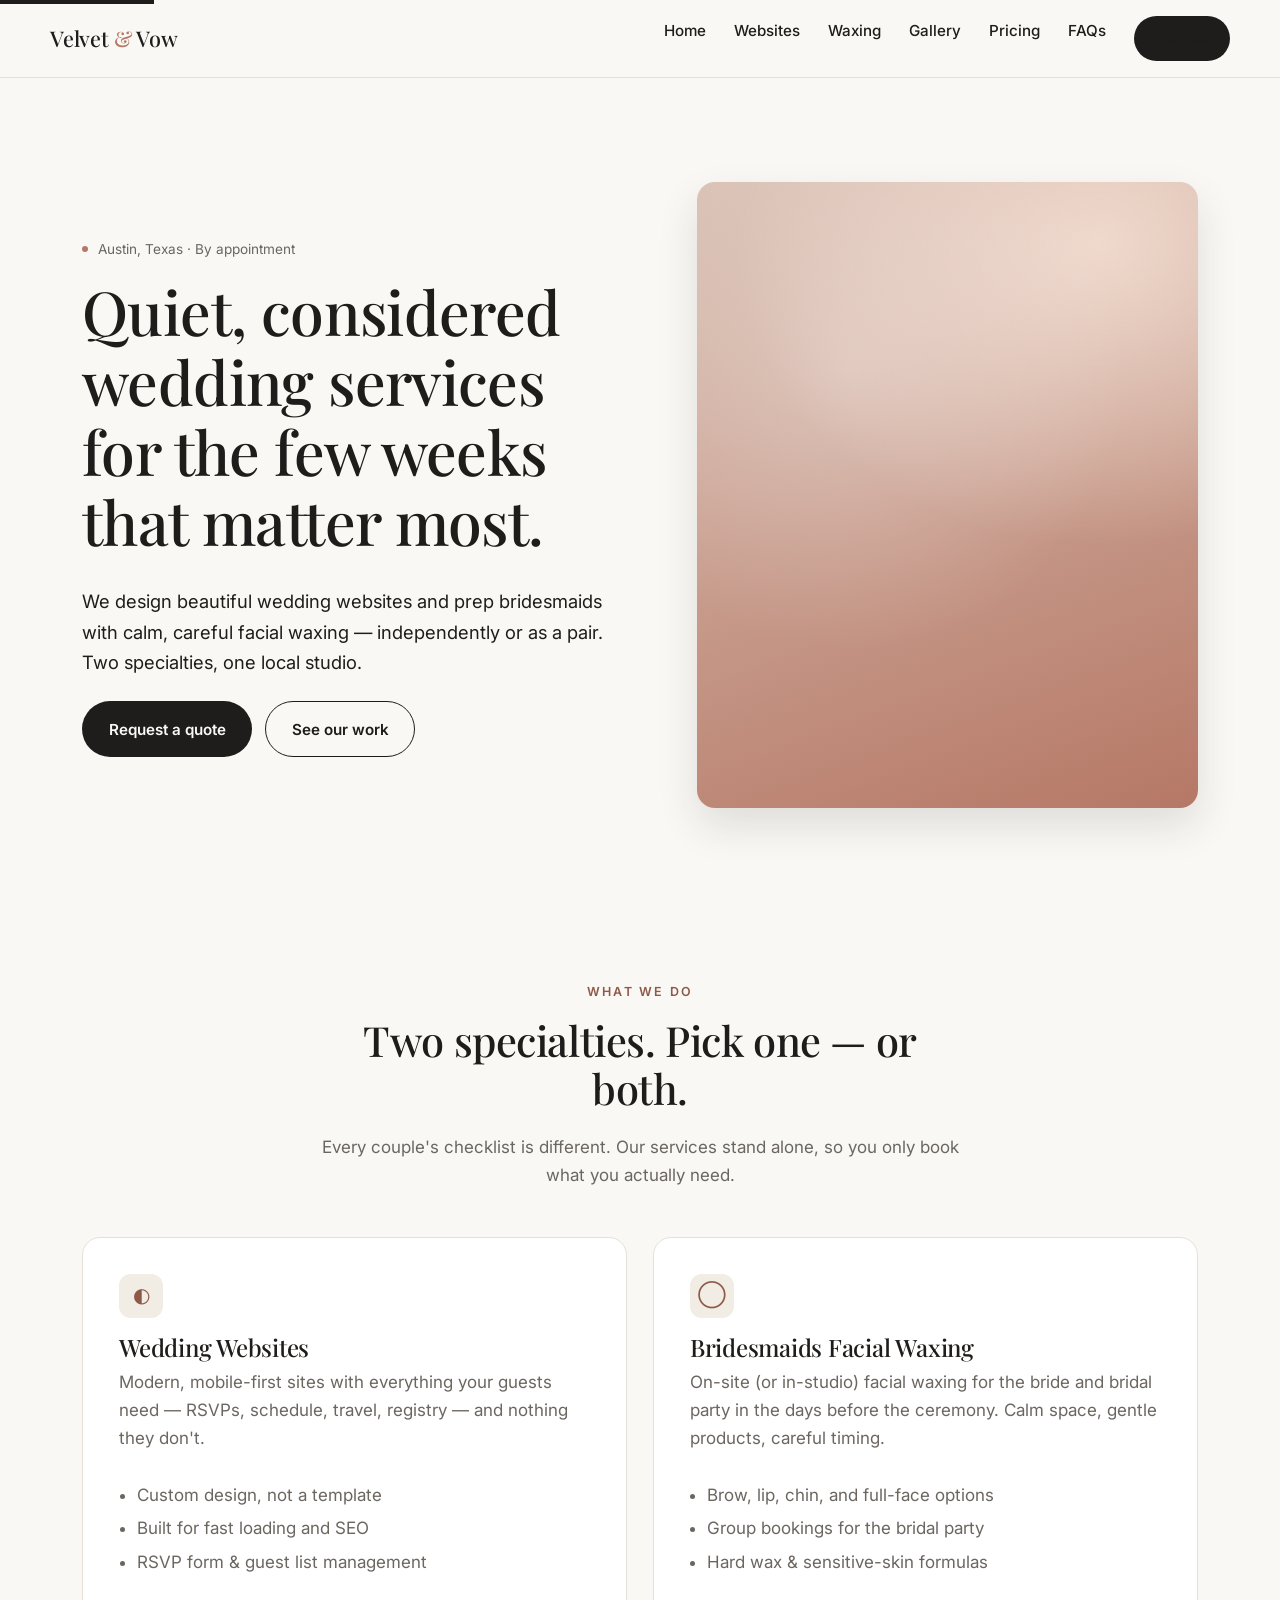
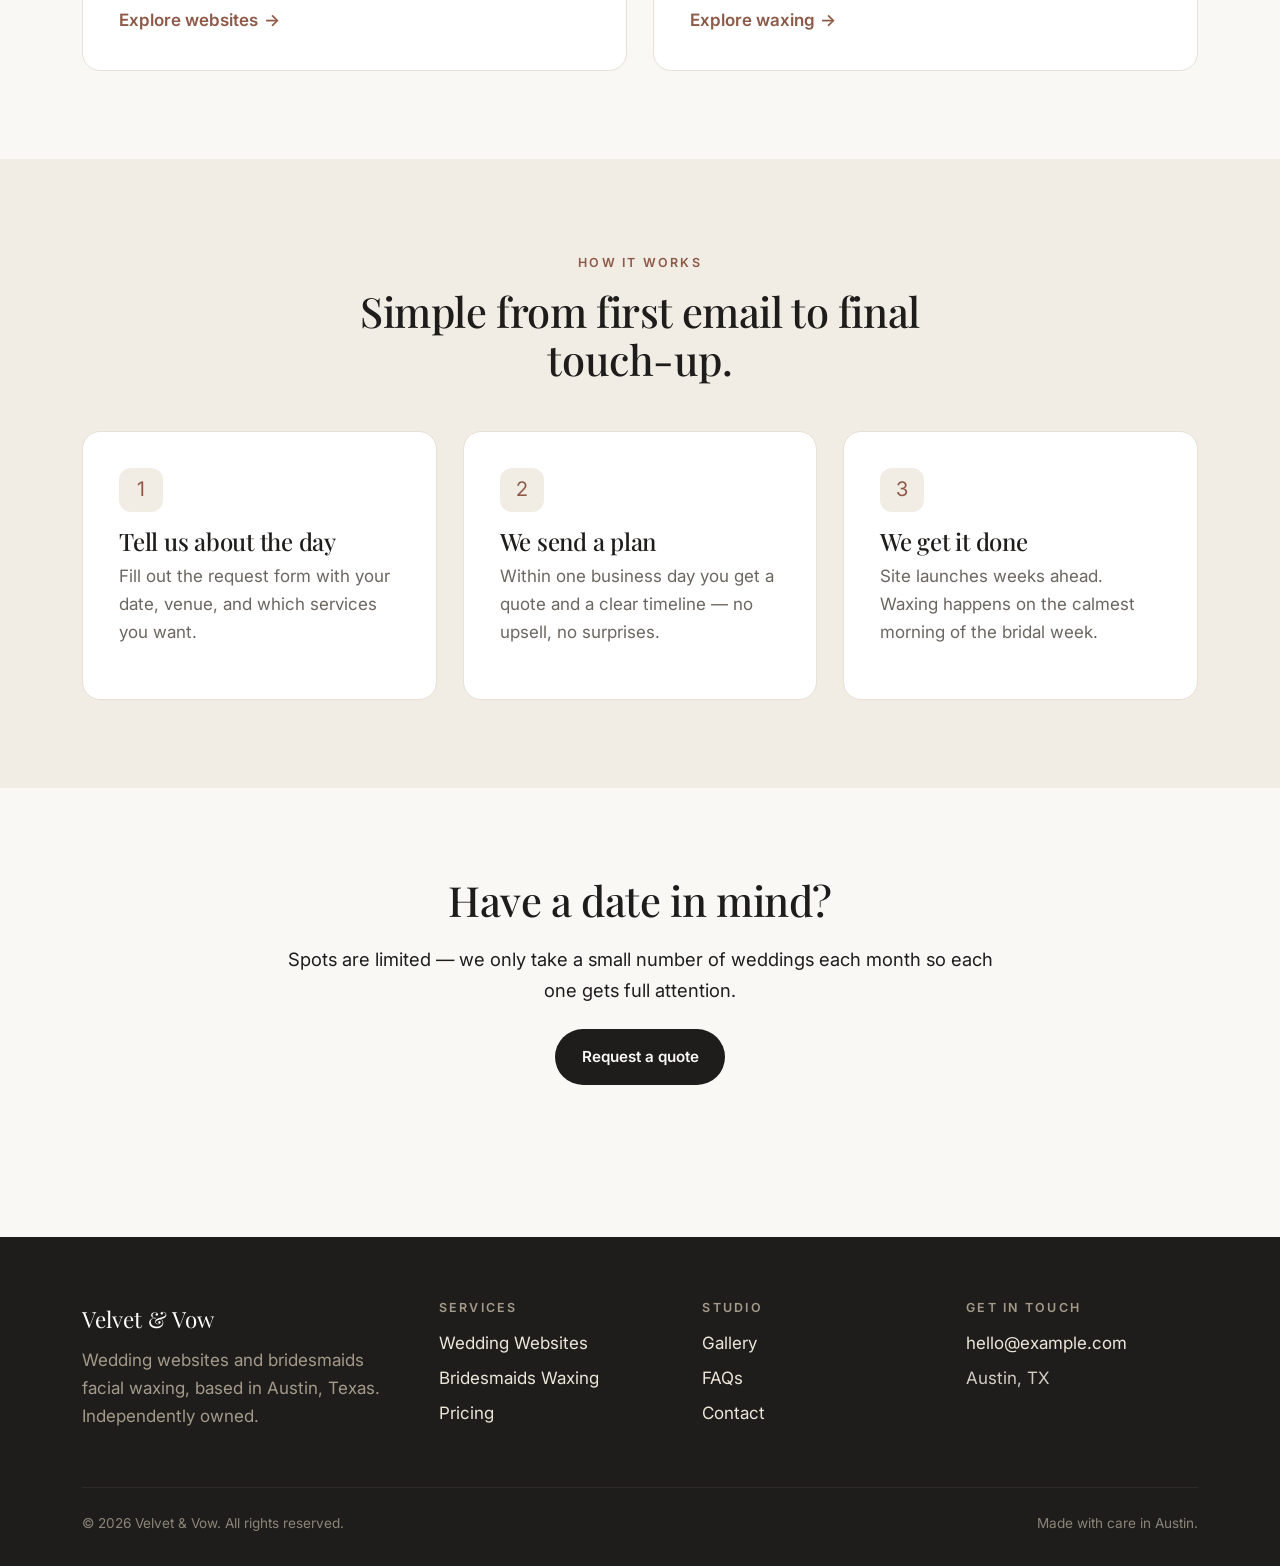
<file: index.html>
<!DOCTYPE html>
<html lang="en">
<head>
<meta charset="UTF-8">
<meta name="viewport" content="width=device-width, initial-scale=1">

<!-- Primary SEO -->
<title>Austin Wedding Websites &amp; Bridesmaids Facial Waxing | Velvet &amp; Vow</title>
<meta name="description" content="Austin-based wedding services: custom wedding websites and pre-ceremony bridesmaids facial waxing. Modern design, calm experience, locally owned. Request a quote today.">
<meta name="keywords" content="Austin wedding website, wedding website designer Austin, bridesmaids facial waxing Austin, bridal waxing Austin, wedding services Austin Texas">
<meta name="author" content="Velvet &amp; Vow">
<meta name="robots" content="index, follow, max-image-preview:large">
<link rel="canonical" href="https://example.com/">

<!-- Open Graph -->
<meta property="og:type" content="website">
<meta property="og:title" content="Velvet &amp; Vow — Austin Wedding Websites &amp; Bridal Facial Waxing">
<meta property="og:description" content="Custom wedding websites and pre-ceremony bridesmaids facial waxing in Austin, TX. Clean design, calm prep, local team.">
<meta property="og:url" content="https://example.com/">
<meta property="og:site_name" content="Velvet &amp; Vow">
<meta property="og:locale" content="en_US">
<meta property="og:image" content="https://example.com/assets/img/og-cover.jpg">

<!-- Twitter -->
<meta name="twitter:card" content="summary_large_image">
<meta name="twitter:title" content="Velvet &amp; Vow — Austin Wedding Websites &amp; Bridal Facial Waxing">
<meta name="twitter:description" content="Custom wedding websites and pre-ceremony bridesmaids facial waxing in Austin, TX.">

<!-- Fonts (preconnect for perf) -->
<link rel="preconnect" href="https://fonts.googleapis.com">
<link rel="preconnect" href="https://fonts.gstatic.com" crossorigin>
<link href="https://fonts.googleapis.com/css2?family=Inter:wght@400;500;600;700&family=Playfair+Display:wght@500;600&display=swap" rel="stylesheet">

<link rel="stylesheet" href="assets/css/styles.css">
<link rel="icon" href="data:image/svg+xml,%3Csvg xmlns='http://www.w3.org/2000/svg' viewBox='0 0 32 32'%3E%3Ctext y='26' font-size='28' font-family='serif'%3EV%26%3C/text%3E%3C/svg%3E">

<!-- Schema.org: LocalBusiness with two service types -->
<script type="application/ld+json">
{
  "@context": "https://schema.org",
  "@type": "LocalBusiness",
  "@id": "https://example.com/#business",
  "name": "Velvet & Vow",
  "image": "https://example.com/assets/img/og-cover.jpg",
  "url": "https://example.com/",
  "telephone": "+1-512-555-0142",
  "email": "hello@example.com",
  "priceRange": "$$",
  "address": {
    "@type": "PostalAddress",
    "streetAddress": "By appointment",
    "addressLocality": "Austin",
    "addressRegion": "TX",
    "postalCode": "78704",
    "addressCountry": "US"
  },
  "geo": { "@type": "GeoCoordinates", "latitude": 30.2672, "longitude": -97.7431 },
  "areaServed": [
    { "@type": "City", "name": "Austin" },
    { "@type": "AdministrativeArea", "name": "Travis County, TX" }
  ],
  "openingHoursSpecification": [{
    "@type": "OpeningHoursSpecification",
    "dayOfWeek": ["Monday","Tuesday","Wednesday","Thursday","Friday","Saturday"],
    "opens": "09:00", "closes": "18:00"
  }],
  "hasOfferCatalog": {
    "@type": "OfferCatalog",
    "name": "Wedding Services",
    "itemListElement": [
      {
        "@type": "Offer",
        "itemOffered": {
          "@type": "Service",
          "name": "Wedding Website Design",
          "serviceType": "Wedding website design and development",
          "areaServed": "Worldwide",
          "description": "Custom wedding websites with RSVP, registry, and event details."
        }
      },
      {
        "@type": "Offer",
        "itemOffered": {
          "@type": "Service",
          "name": "Bridesmaids Facial Waxing",
          "serviceType": "Bridal facial waxing",
          "areaServed": "Austin, TX",
          "description": "Group pre-ceremony facial waxing for the bride and bridesmaids."
        }
      }
    ]
  }
}
</script>
</head>
<body>
<a class="skip-link" href="#main">Skip to content</a>

<header class="site-header">
  <div class="container nav" style="position: relative;">
    <a class="brand" href="index.html">Velvet <span>&amp;</span> Vow</a>
    <button class="nav-toggle" aria-expanded="false" aria-controls="primary-nav">Menu</button>
    <ul id="primary-nav" class="nav-links">
      <li><a href="index.html">Home</a></li>
      <li><a href="services/web-design.html">Websites</a></li>
      <li><a href="services/facial-waxing.html">Waxing</a></li>
      <li><a href="gallery.html">Gallery</a></li>
      <li><a href="pricing.html">Pricing</a></li>
      <li><a href="faqs.html">FAQs</a></li>
      <li><a href="contact.html" class="btn btn-primary" style="padding: 0.55rem 1.1rem;">Request</a></li>
    </ul>
  </div>
</header>

<main id="main">

  <!-- Hero -->
  <section class="hero">
    <div class="container hero-inner">
      <div>
        <div class="hero-meta"><span class="dot"></span> Austin, Texas · By appointment</div>
        <h1>Quiet, considered wedding services for the few weeks that matter most.</h1>
        <p class="lead">We design beautiful wedding websites and prep bridesmaids with calm, careful facial waxing — independently or as a pair. Two specialties, one local studio.</p>
        <div class="hero-actions">
          <a href="contact.html" class="btn btn-primary">Request a quote</a>
          <a href="services/web-design.html" class="btn btn-secondary">See our work</a>
        </div>
      </div>
      <div class="hero-art" aria-hidden="true"></div>
    </div>
  </section>

  <!-- Two services -->
  <section>
    <div class="container">
      <div class="section-head">
        <span class="eyebrow">What we do</span>
        <h2>Two specialties. Pick one — or both.</h2>
        <p>Every couple's checklist is different. Our services stand alone, so you only book what you actually need.</p>
      </div>
      <div class="grid grid-2">
        <article class="card">
          <div class="icon" aria-hidden="true">◐</div>
          <h3>Wedding Websites</h3>
          <p>Modern, mobile-first sites with everything your guests need — RSVPs, schedule, travel, registry — and nothing they don't.</p>
          <ul>
            <li>Custom design, not a template</li>
            <li>Built for fast loading and SEO</li>
            <li>RSVP form &amp; guest list management</li>
          </ul>
          <a class="card-cta" href="services/web-design.html">Explore websites</a>
        </article>

        <article class="card">
          <div class="icon" aria-hidden="true">◯</div>
          <h3>Bridesmaids Facial Waxing</h3>
          <p>On-site (or in-studio) facial waxing for the bride and bridal party in the days before the ceremony. Calm space, gentle products, careful timing.</p>
          <ul>
            <li>Brow, lip, chin, and full-face options</li>
            <li>Group bookings for the bridal party</li>
            <li>Hard wax &amp; sensitive-skin formulas</li>
          </ul>
          <a class="card-cta" href="services/facial-waxing.html">Explore waxing</a>
        </article>
      </div>
    </div>
  </section>

  <!-- How it works -->
  <section class="bg-alt">
    <div class="container">
      <div class="section-head">
        <span class="eyebrow">How it works</span>
        <h2>Simple from first email to final touch-up.</h2>
      </div>
      <div class="grid grid-3">
        <div class="card">
          <div class="icon">1</div>
          <h3>Tell us about the day</h3>
          <p>Fill out the request form with your date, venue, and which services you want.</p>
        </div>
        <div class="card">
          <div class="icon">2</div>
          <h3>We send a plan</h3>
          <p>Within one business day you get a quote and a clear timeline — no upsell, no surprises.</p>
        </div>
        <div class="card">
          <div class="icon">3</div>
          <h3>We get it done</h3>
          <p>Site launches weeks ahead. Waxing happens on the calmest morning of the bridal week.</p>
        </div>
      </div>
    </div>
  </section>

  <!-- CTA strip -->
  <section>
    <div class="container text-center">
      <h2>Have a date in mind?</h2>
      <p class="lead" style="margin: 0 auto 1.5rem;">Spots are limited — we only take a small number of weddings each month so each one gets full attention.</p>
      <a href="contact.html" class="btn btn-primary">Request a quote</a>
    </div>
  </section>

</main>

<footer class="site-footer">
  <div class="container">
    <div class="footer-grid">
      <div>
        <div class="footer-brand">Velvet &amp; Vow</div>
        <p>Wedding websites and bridesmaids facial waxing, based in Austin, Texas. Independently owned.</p>
      </div>
      <div>
        <h4>Services</h4>
        <ul>
          <li><a href="services/web-design.html">Wedding Websites</a></li>
          <li><a href="services/facial-waxing.html">Bridesmaids Waxing</a></li>
          <li><a href="pricing.html">Pricing</a></li>
        </ul>
      </div>
      <div>
        <h4>Studio</h4>
        <ul>
          <li><a href="gallery.html">Gallery</a></li>
          <li><a href="faqs.html">FAQs</a></li>
          <li><a href="contact.html">Contact</a></li>
        </ul>
      </div>
      <div>
        <h4>Get in touch</h4>
        <ul>
          <li><a href="mailto:hello@example.com">hello@example.com</a></li>
          <li>Austin, TX</li>
        </ul>
      </div>
    </div>
    <div class="footer-bottom">
      <span>© <span data-year>2026</span> Velvet &amp; Vow. All rights reserved.</span>
      <span>Made with care in Austin.</span>
    </div>
  </div>
</footer>

<script src="assets/js/main.js" defer></script>
</body>
</html>
</file>
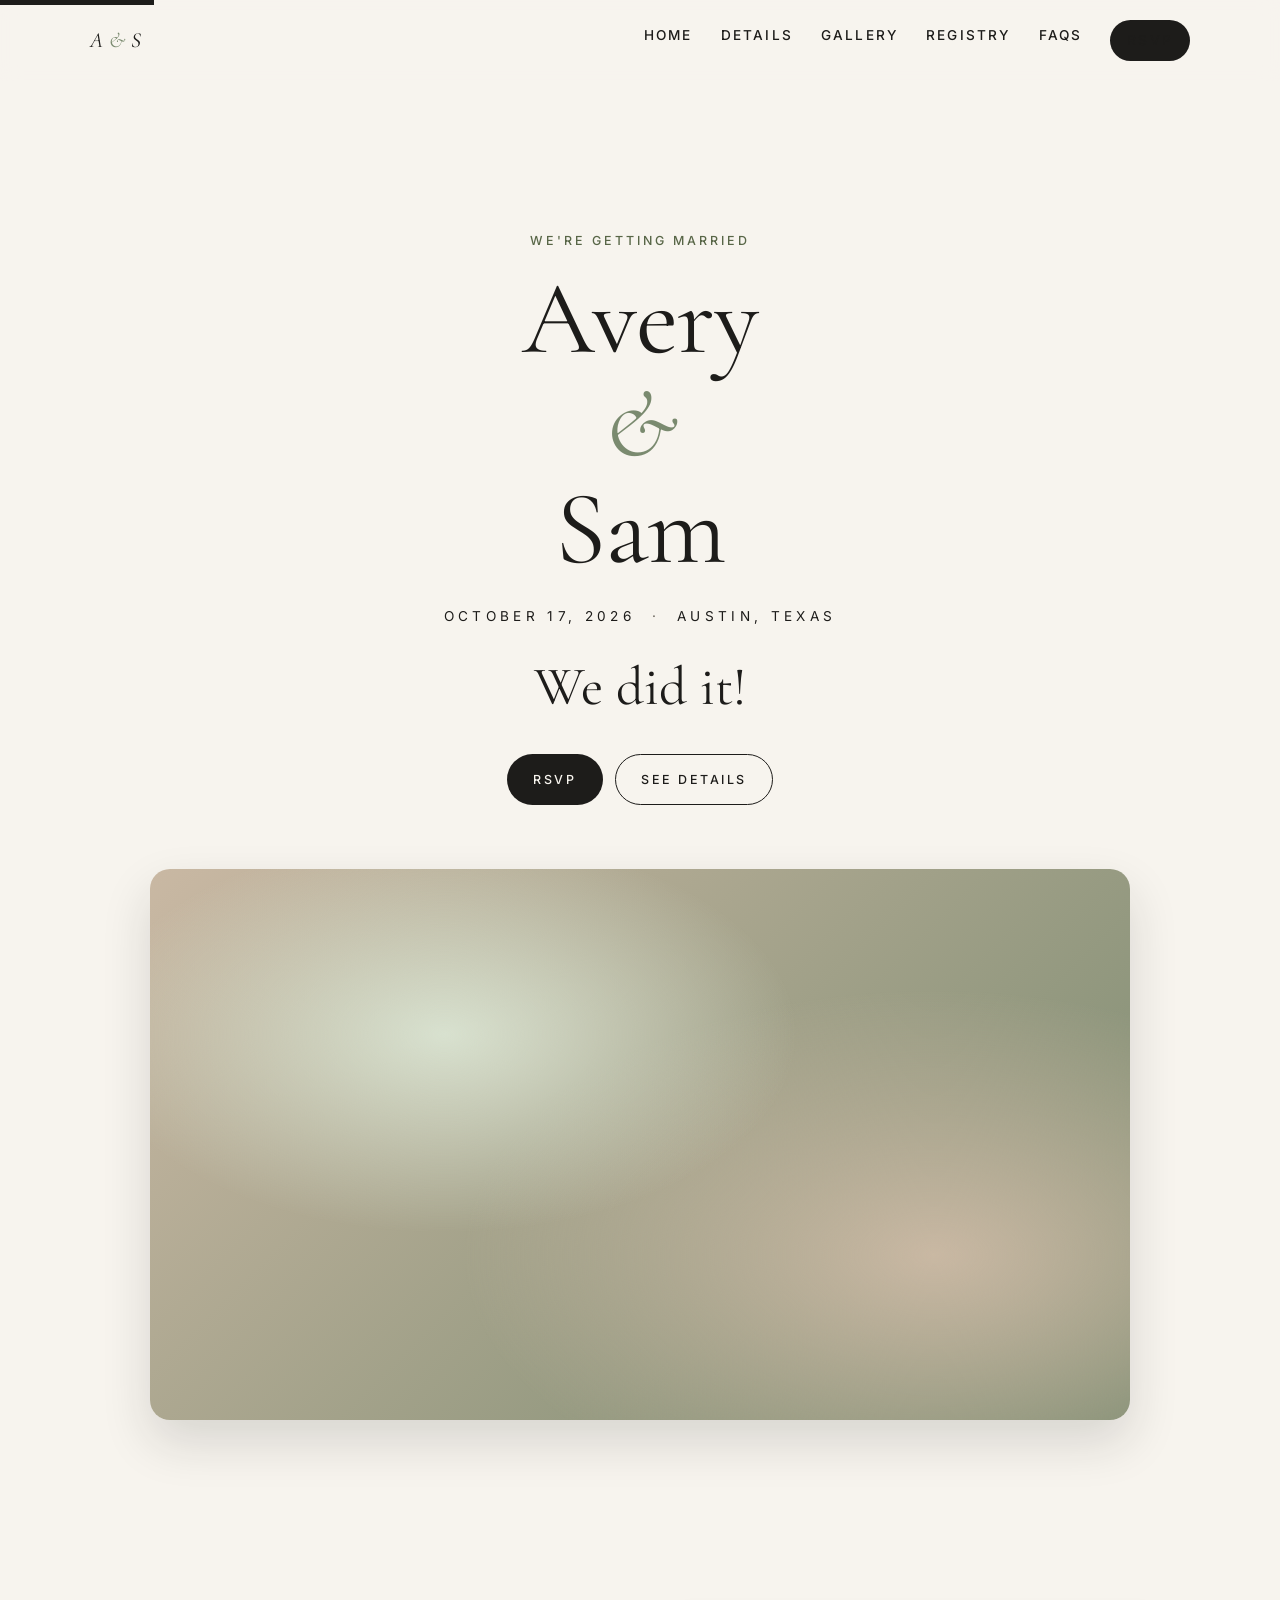
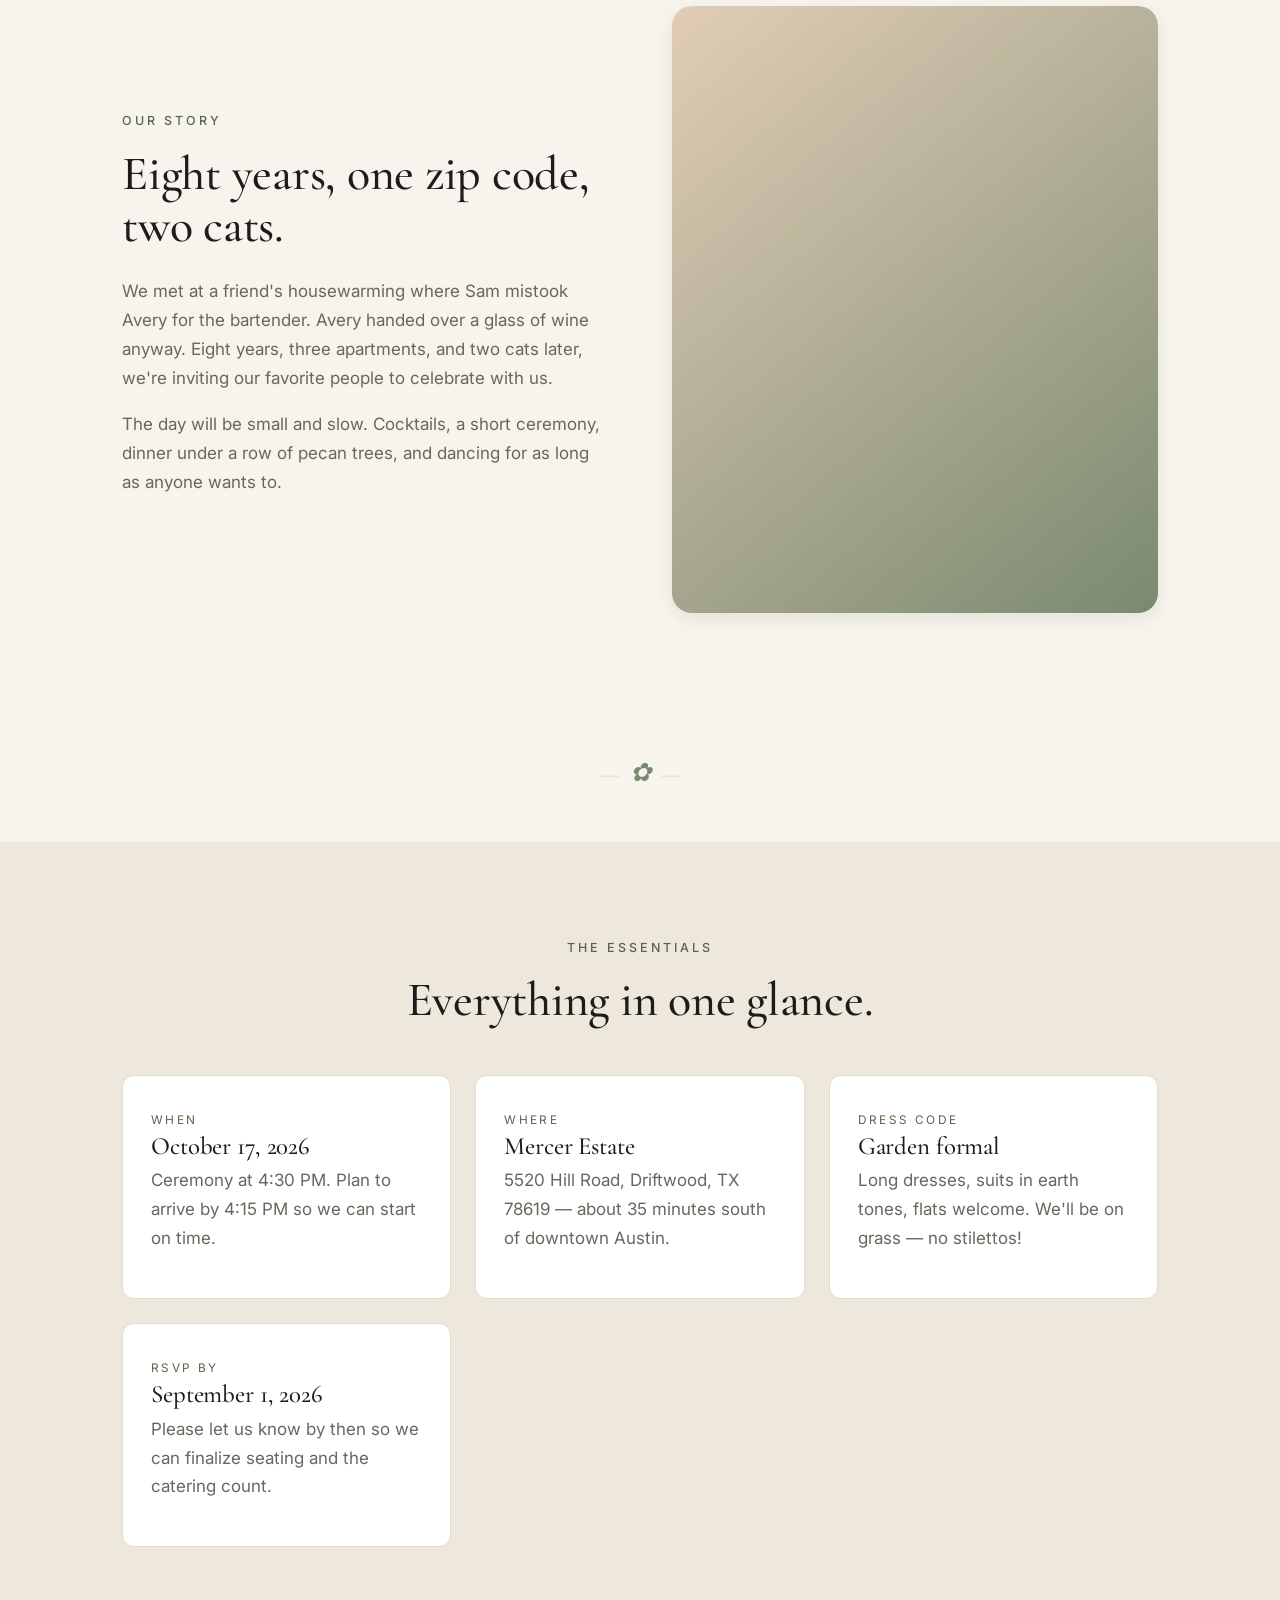
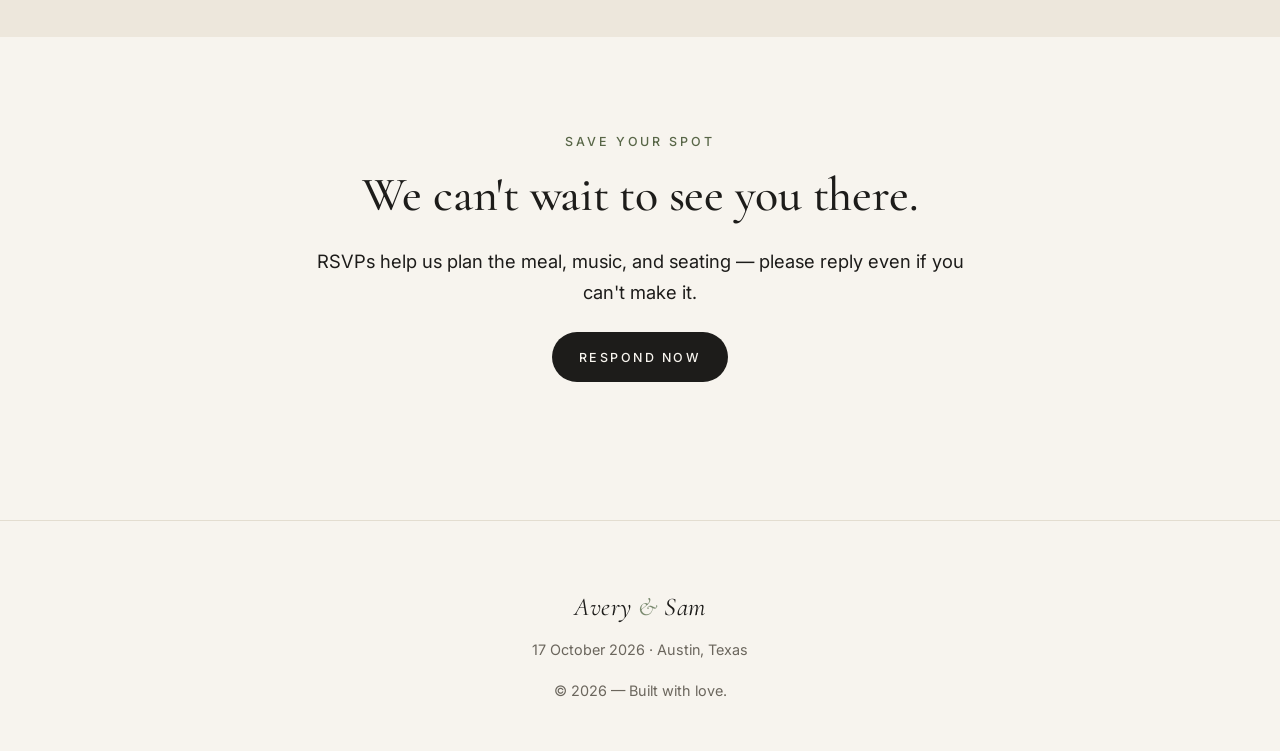
<file: template-1/index.html>
<!DOCTYPE html>
<html lang="en">
<head>
<meta charset="UTF-8">
<meta name="viewport" content="width=device-width, initial-scale=1">

<title>Avery &amp; Sam — October 17, 2026</title>
<meta name="description" content="Avery & Sam are getting married on October 17, 2026 in Austin, Texas. Find the schedule, travel info, registry, and RSVP details here.">
<meta name="robots" content="noindex, nofollow">

<meta property="og:type" content="website">
<meta property="og:title" content="Avery &amp; Sam — October 17, 2026">
<meta property="og:description" content="Our wedding details, all in one place.">

<link rel="preconnect" href="https://fonts.googleapis.com">
<link rel="preconnect" href="https://fonts.gstatic.com" crossorigin>
<link href="https://fonts.googleapis.com/css2?family=Cormorant+Garamond:ital,wght@0,400;0,500;1,400;1,500&family=Inter:wght@400;500;600&display=swap" rel="stylesheet">
<link rel="stylesheet" href="assets/css/styles.css">
<link rel="icon" href="data:image/svg+xml,%3Csvg xmlns='http://www.w3.org/2000/svg' viewBox='0 0 32 32'%3E%3Ctext y='26' font-size='28' font-family='serif' font-style='italic'%3EA%26S%3C/text%3E%3C/svg%3E">
</head>
<body>
<a class="skip-link" href="#main">Skip to content</a>

<header class="site-header">
  <div class="container nav" style="position: relative;">
    <a class="couple-mark" href="index.html">A <span class="script" style="color: var(--color-accent);">&amp;</span> S</a>
    <button class="nav-toggle" aria-expanded="false" aria-controls="primary-nav">Menu</button>
    <ul id="primary-nav" class="nav-links">
      <li><a href="index.html">Home</a></li>
      <li><a href="details.html">Details</a></li>
      <li><a href="gallery.html">Gallery</a></li>
      <li><a href="registry.html">Registry</a></li>
      <li><a href="faqs.html">FAQs</a></li>
      <li><a href="rsvp.html" class="btn btn-primary" style="padding: 0.5rem 1rem;">RSVP</a></li>
    </ul>
  </div>
</header>

<main id="main">

  <!-- ============== HERO ============== -->
  <section class="hero">
    <div class="container">
      <span class="eyebrow">We're getting married</span>
      <h1 class="names">Avery <span class="script ampersand">&amp;</span> Sam</h1>
      <p class="date-line"><span>October 17, 2026</span> &nbsp;·&nbsp; <span>Austin, Texas</span></p>

      <!-- Countdown — module: remove this block if not wanted -->
      <div class="countdown" data-countdown aria-label="Countdown to wedding day">
        <div class="count-cell"><span class="num" data-d>—</span><span class="label">Days</span></div>
        <div class="count-cell"><span class="num" data-h>—</span><span class="label">Hours</span></div>
        <div class="count-cell"><span class="num" data-m>—</span><span class="label">Minutes</span></div>
        <div class="count-cell"><span class="num" data-s>—</span><span class="label">Seconds</span></div>
      </div>

      <div style="margin-top: 2.5rem; display: flex; gap: 0.75rem; justify-content: center; flex-wrap: wrap;">
        <a href="rsvp.html" class="btn btn-primary">RSVP</a>
        <a href="details.html" class="btn btn-outline">See details</a>
      </div>

      <div class="hero-image" aria-hidden="true"></div>
    </div>
  </section>

  <!-- ============== OUR STORY — module ============== -->
  <section>
    <div class="container">
      <div class="story">
        <div>
          <span class="eyebrow">Our story</span>
          <h2>Eight years, one zip code, two cats.</h2>
          <p>We met at a friend's housewarming where Sam mistook Avery for the bartender. Avery handed over a glass of wine anyway. Eight years, three apartments, and two cats later, we're inviting our favorite people to celebrate with us.</p>
          <p>The day will be small and slow. Cocktails, a short ceremony, dinner under a row of pecan trees, and dancing for as long as anyone wants to.</p>
        </div>
        <div class="story-image" aria-hidden="true"></div>
      </div>
    </div>
  </section>

  <div class="divider-mark">&#x273F;</div>

  <!-- ============== QUICK FACTS — module ============== -->
  <section class="bg-alt">
    <div class="container">
      <div class="section-head">
        <span class="eyebrow">The essentials</span>
        <h2>Everything in one glance.</h2>
      </div>
      <div class="cards">
        <div class="card">
          <span class="label">When</span>
          <h3>October 17, 2026</h3>
          <p>Ceremony at 4:30 PM. Plan to arrive by 4:15 PM so we can start on time.</p>
        </div>
        <div class="card">
          <span class="label">Where</span>
          <h3>Mercer Estate</h3>
          <p>5520 Hill Road, Driftwood, TX 78619 — about 35 minutes south of downtown Austin.</p>
        </div>
        <div class="card">
          <span class="label">Dress code</span>
          <h3>Garden formal</h3>
          <p>Long dresses, suits in earth tones, flats welcome. We'll be on grass — no stilettos!</p>
        </div>
        <div class="card">
          <span class="label">RSVP by</span>
          <h3>September 1, 2026</h3>
          <p>Please let us know by then so we can finalize seating and the catering count.</p>
        </div>
      </div>
    </div>
  </section>

  <!-- ============== CTA ============== -->
  <section class="text-center">
    <div class="container">
      <span class="eyebrow">Save your spot</span>
      <h2>We can't wait to see you there.</h2>
      <p class="lead" style="margin: 0 auto 1.5rem;">RSVPs help us plan the meal, music, and seating — please reply even if you can't make it.</p>
      <a href="rsvp.html" class="btn btn-primary">Respond now</a>
    </div>
  </section>

</main>

<footer class="site-footer">
  <div class="container">
    <span class="couple-mark">Avery <span class="script" style="color: var(--color-accent);">&amp;</span> Sam</span>
    <p>17 October 2026 · Austin, Texas</p>
    <p style="color: var(--color-text-muted); margin-top: 1rem;">© <span data-year>2026</span> — Built with love.</p>
  </div>
</footer>

<script src="assets/js/main.js" defer></script>
</body>
</html>
</file>
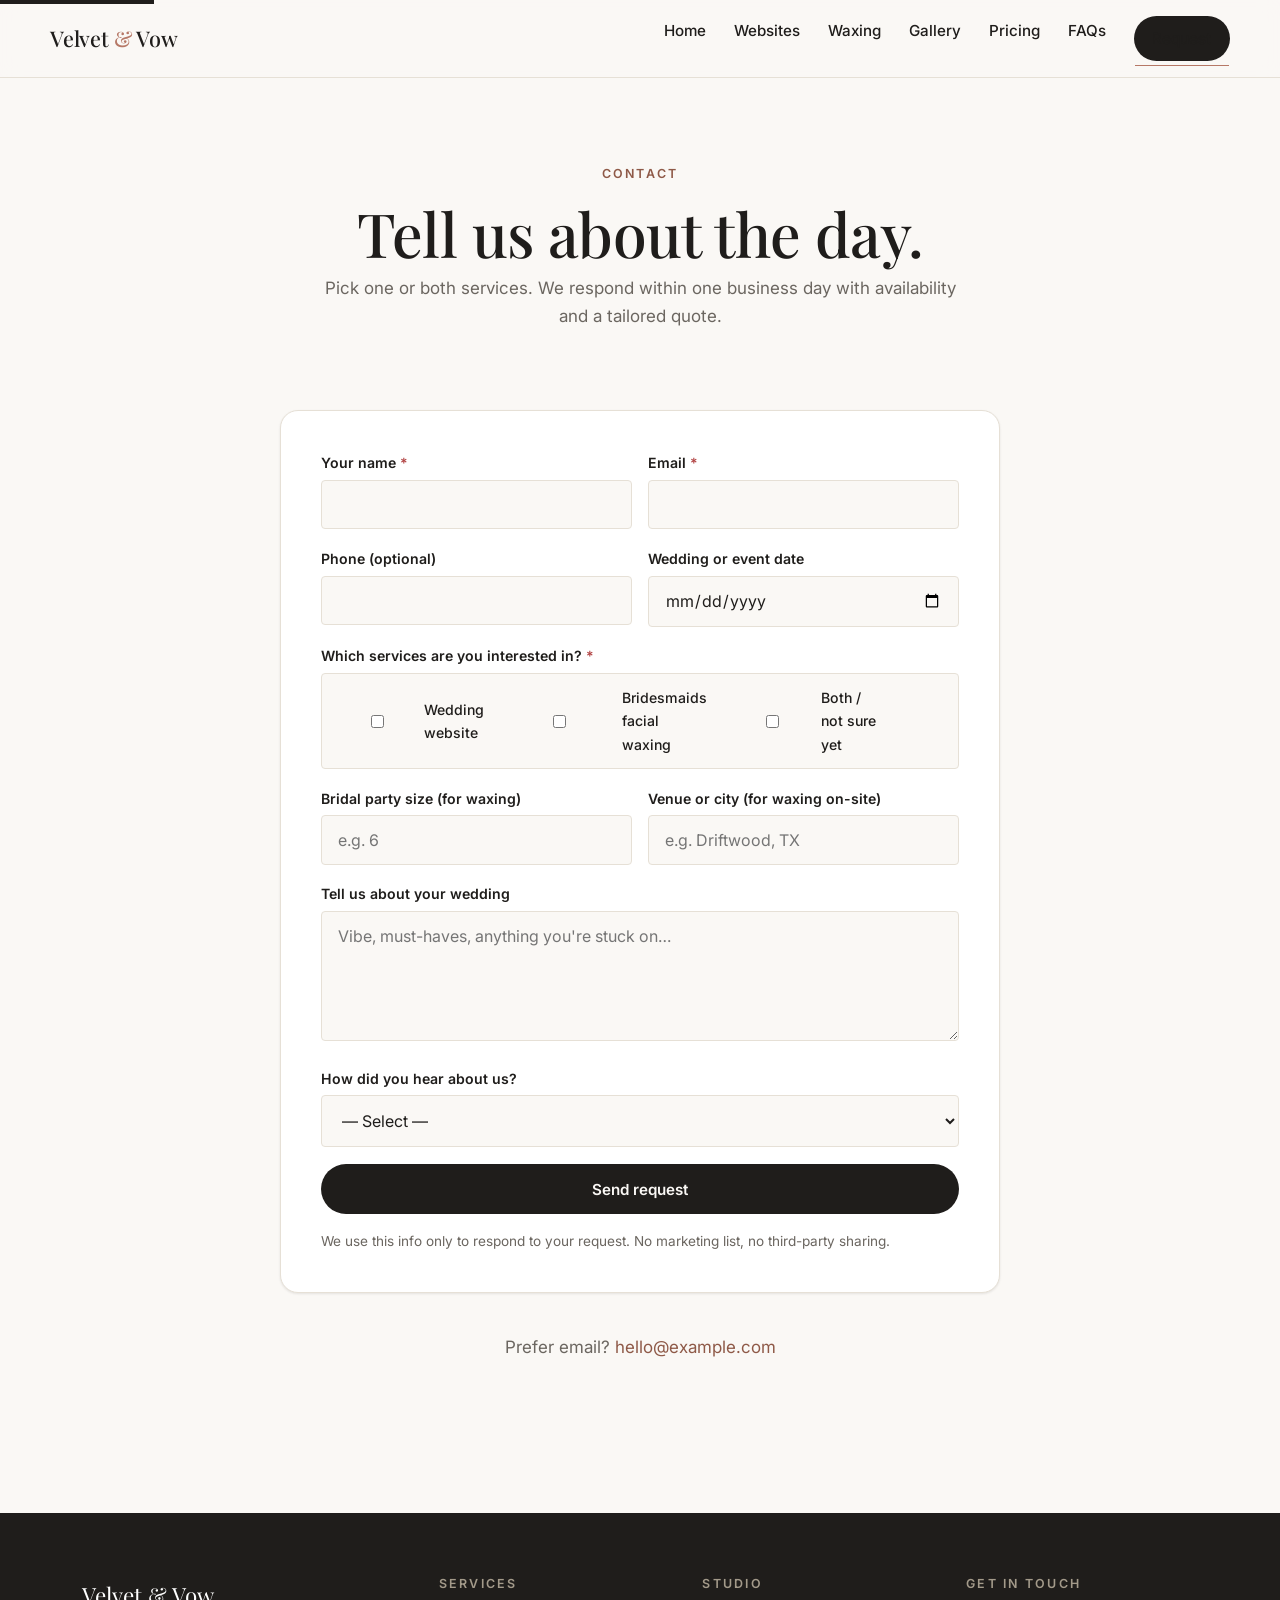
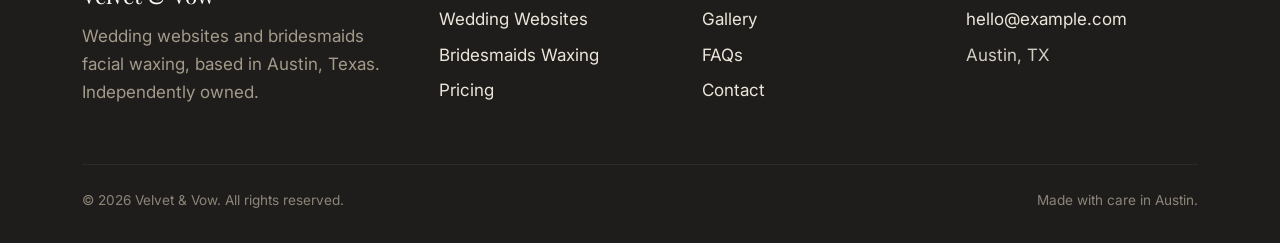
<file: contact.html>
<!DOCTYPE html>
<html lang="en">
<head>
<meta charset="UTF-8">
<meta name="viewport" content="width=device-width, initial-scale=1">

<title>Request a Quote — Wedding Websites or Bridal Waxing | Velvet &amp; Vow Austin</title>
<meta name="description" content="Tell us about your wedding. Request a quote for an Austin wedding website, bridesmaids facial waxing, or both. One business-day response.">
<meta name="robots" content="index, follow">
<link rel="canonical" href="https://example.com/contact.html">

<meta property="og:type" content="website">
<meta property="og:title" content="Request a Quote — Velvet &amp; Vow">
<meta property="og:description" content="Tell us about your day — we respond within one business day.">
<meta property="og:url" content="https://example.com/contact.html">

<link rel="preconnect" href="https://fonts.googleapis.com">
<link rel="preconnect" href="https://fonts.gstatic.com" crossorigin>
<link href="https://fonts.googleapis.com/css2?family=Inter:wght@400;500;600;700&family=Playfair+Display:wght@500;600&display=swap" rel="stylesheet">
<link rel="stylesheet" href="assets/css/styles.css">
<link rel="icon" href="data:image/svg+xml,%3Csvg xmlns='http://www.w3.org/2000/svg' viewBox='0 0 32 32'%3E%3Ctext y='26' font-size='28' font-family='serif'%3EV%26%3C/text%3E%3C/svg%3E">
</head>
<body>
<a class="skip-link" href="#main">Skip to content</a>

<header class="site-header">
  <div class="container nav" style="position: relative;">
    <a class="brand" href="index.html">Velvet <span>&amp;</span> Vow</a>
    <button class="nav-toggle" aria-expanded="false" aria-controls="primary-nav">Menu</button>
    <ul id="primary-nav" class="nav-links">
      <li><a href="index.html">Home</a></li>
      <li><a href="services/web-design.html">Websites</a></li>
      <li><a href="services/facial-waxing.html">Waxing</a></li>
      <li><a href="gallery.html">Gallery</a></li>
      <li><a href="pricing.html">Pricing</a></li>
      <li><a href="faqs.html">FAQs</a></li>
      <li><a href="contact.html" class="btn btn-primary" style="padding: 0.55rem 1.1rem;">Request</a></li>
    </ul>
  </div>
</header>

<main id="main">

  <section style="padding-top: clamp(3rem, 7vw, 5rem); padding-bottom: 0;">
    <div class="container">
      <div class="section-head">
        <span class="eyebrow">Contact</span>
        <h1 style="margin-bottom: 0.4rem;">Tell us about the day.</h1>
        <p>Pick one or both services. We respond within one business day with availability and a tailored quote.</p>
      </div>
    </div>
  </section>

  <section style="padding-top: clamp(1rem, 3vw, 2rem);">
    <div class="container">
      <div class="form-wrap">
        <form id="request-form" novalidate>

          <div class="form-row">
            <div class="field">
              <label for="name">Your name <span aria-hidden="true" style="color: var(--color-error);">*</span></label>
              <input id="name" name="name" type="text" autocomplete="name" required>
            </div>
            <div class="field">
              <label for="email">Email <span aria-hidden="true" style="color: var(--color-error);">*</span></label>
              <input id="email" name="email" type="email" autocomplete="email" required>
            </div>
          </div>

          <div class="form-row">
            <div class="field">
              <label for="phone">Phone (optional)</label>
              <input id="phone" name="phone" type="tel" autocomplete="tel">
            </div>
            <div class="field">
              <label for="wedding_date">Wedding or event date</label>
              <input id="wedding_date" name="wedding_date" type="date">
            </div>
          </div>

          <div class="field">
            <label>Which services are you interested in? <span aria-hidden="true" style="color: var(--color-error);">*</span></label>
            <div class="checks">
              <label><input type="checkbox" name="services" value="website"> Wedding website</label>
              <label><input type="checkbox" name="services" value="waxing"> Bridesmaids facial waxing</label>
              <label><input type="checkbox" name="services" value="both"> Both / not sure yet</label>
            </div>
          </div>

          <div class="form-row">
            <div class="field">
              <label for="party_size">Bridal party size (for waxing)</label>
              <input id="party_size" name="party_size" type="number" min="0" max="30" placeholder="e.g. 6">
            </div>
            <div class="field">
              <label for="venue">Venue or city (for waxing on-site)</label>
              <input id="venue" name="venue" type="text" placeholder="e.g. Driftwood, TX">
            </div>
          </div>

          <div class="field">
            <label for="message">Tell us about your wedding</label>
            <textarea id="message" name="message" placeholder="Vibe, must-haves, anything you're stuck on…"></textarea>
          </div>

          <div class="field">
            <label for="referral">How did you hear about us?</label>
            <select id="referral" name="referral">
              <option value="">— Select —</option>
              <option value="search">Search engine</option>
              <option value="instagram">Instagram</option>
              <option value="friend">Friend or planner</option>
              <option value="other">Other</option>
            </select>
          </div>

          <!-- Honeypot — bots fill, humans don't see -->
          <div style="position: absolute; left: -9999px;" aria-hidden="true">
            <label for="company">Company</label>
            <input id="company" name="company" type="text" tabindex="-1" autocomplete="off">
          </div>

          <button type="submit" class="btn btn-primary" style="width: 100%; justify-content: center;">Send request</button>

          <div id="form-msg" class="form-msg" role="status" aria-live="polite"></div>

          <p style="margin: 1rem 0 0; font-size: 0.85rem; color: var(--color-text-muted);">
            We use this info only to respond to your request. No marketing list, no third-party sharing.
          </p>
        </form>
      </div>

      <div style="text-align: center; margin-top: 2.5rem;">
        <p style="margin-bottom: 0;">Prefer email? <a href="mailto:hello@example.com">hello@example.com</a></p>
      </div>
    </div>
  </section>

</main>

<footer class="site-footer">
  <div class="container">
    <div class="footer-grid">
      <div>
        <div class="footer-brand">Velvet &amp; Vow</div>
        <p>Wedding websites and bridesmaids facial waxing, based in Austin, Texas. Independently owned.</p>
      </div>
      <div>
        <h4>Services</h4>
        <ul>
          <li><a href="services/web-design.html">Wedding Websites</a></li>
          <li><a href="services/facial-waxing.html">Bridesmaids Waxing</a></li>
          <li><a href="pricing.html">Pricing</a></li>
        </ul>
      </div>
      <div>
        <h4>Studio</h4>
        <ul>
          <li><a href="gallery.html">Gallery</a></li>
          <li><a href="faqs.html">FAQs</a></li>
          <li><a href="contact.html">Contact</a></li>
        </ul>
      </div>
      <div>
        <h4>Get in touch</h4>
        <ul>
          <li><a href="mailto:hello@example.com">hello@example.com</a></li>
          <li>Austin, TX</li>
        </ul>
      </div>
    </div>
    <div class="footer-bottom">
      <span>© <span data-year>2026</span> Velvet &amp; Vow. All rights reserved.</span>
      <span>Made with care in Austin.</span>
    </div>
  </div>
</footer>

<script src="assets/js/main.js" defer></script>
</body>
</html>
</file>
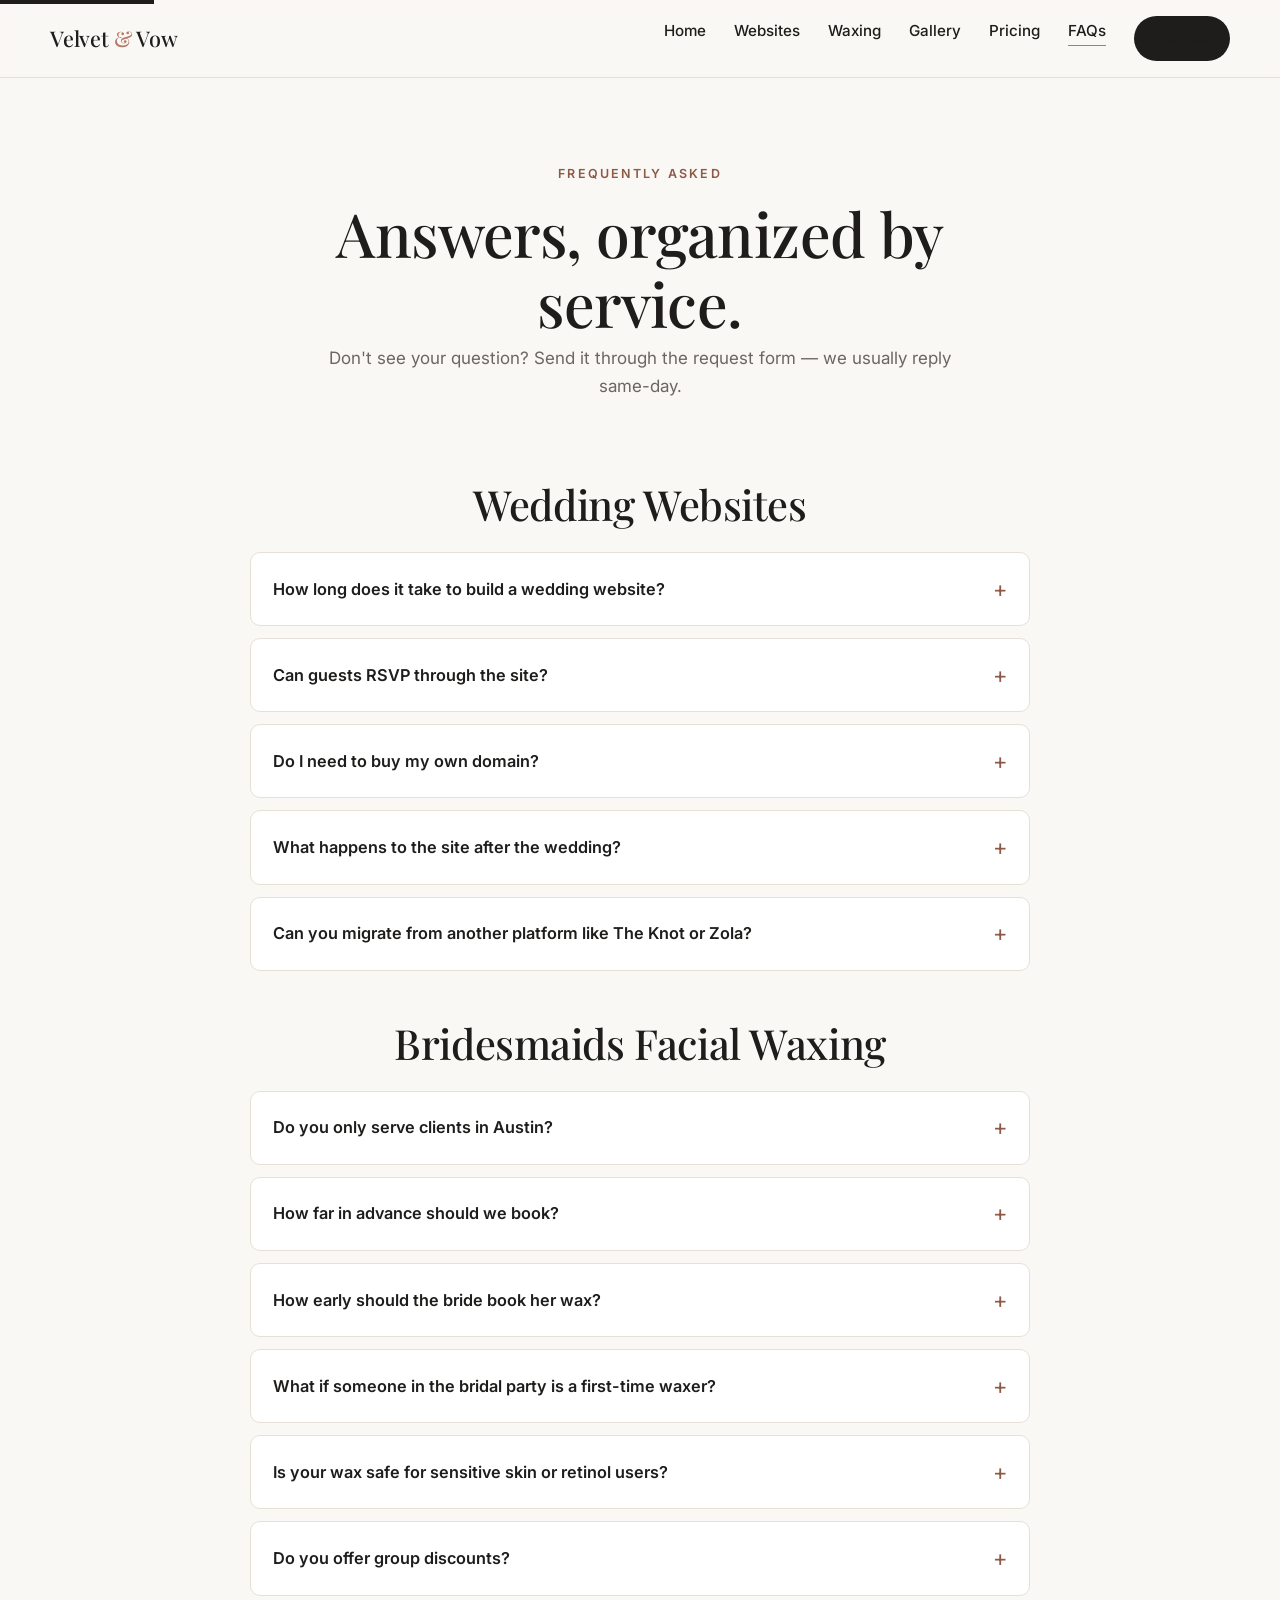
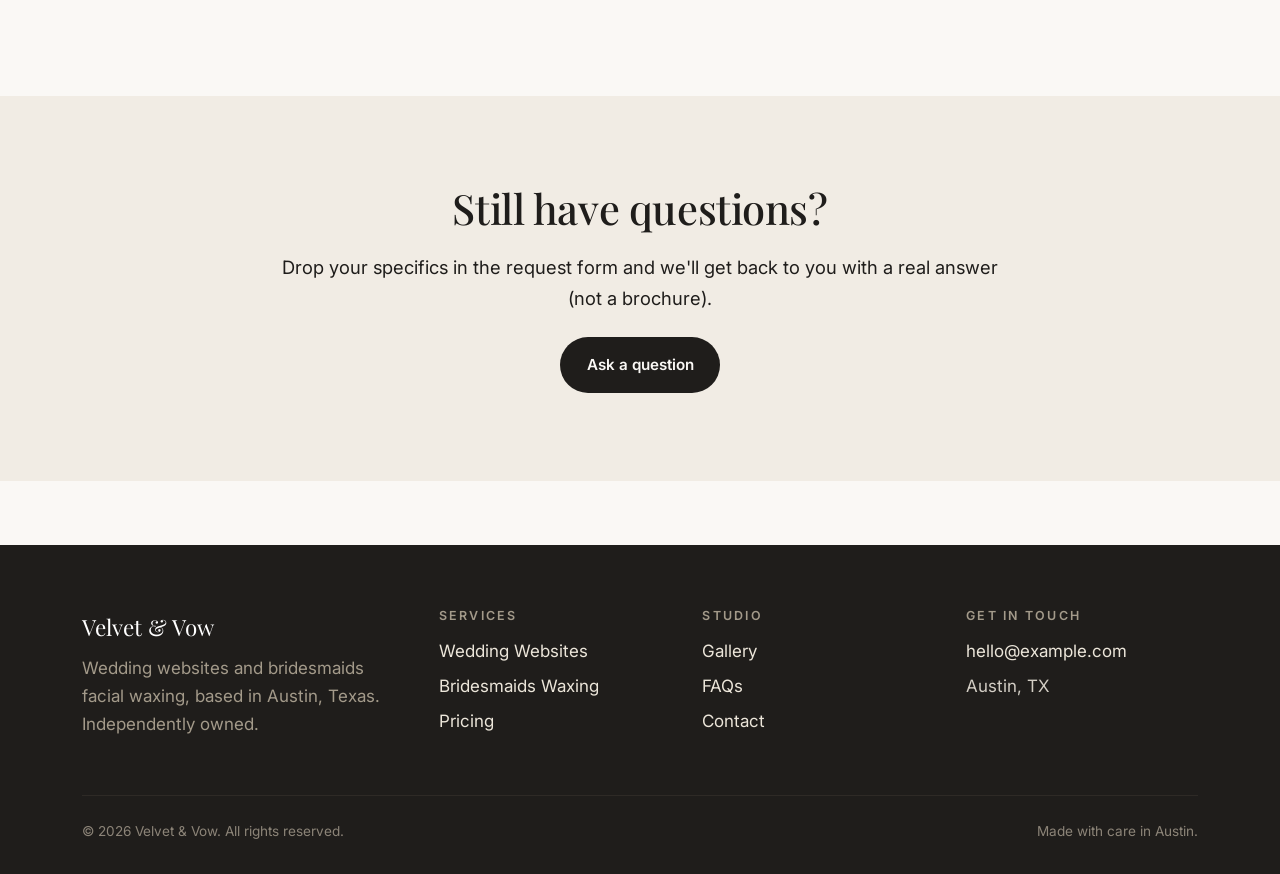
<file: faqs.html>
<!DOCTYPE html>
<html lang="en">
<head>
<meta charset="UTF-8">
<meta name="viewport" content="width=device-width, initial-scale=1">

<title>FAQs — Wedding Websites &amp; Bridal Waxing | Velvet &amp; Vow Austin</title>
<meta name="description" content="Common questions about our Austin wedding website service and bridesmaids facial waxing — answered. Two independent FAQ sections.">
<meta name="robots" content="index, follow">
<link rel="canonical" href="https://example.com/faqs.html">

<meta property="og:type" content="website">
<meta property="og:title" content="FAQs — Velvet &amp; Vow">
<meta property="og:description" content="Independent FAQ sections for our Austin wedding website service and bridal waxing.">
<meta property="og:url" content="https://example.com/faqs.html">

<link rel="preconnect" href="https://fonts.googleapis.com">
<link rel="preconnect" href="https://fonts.gstatic.com" crossorigin>
<link href="https://fonts.googleapis.com/css2?family=Inter:wght@400;500;600;700&family=Playfair+Display:wght@500;600&display=swap" rel="stylesheet">
<link rel="stylesheet" href="assets/css/styles.css">
<link rel="icon" href="data:image/svg+xml,%3Csvg xmlns='http://www.w3.org/2000/svg' viewBox='0 0 32 32'%3E%3Ctext y='26' font-size='28' font-family='serif'%3EV%26%3C/text%3E%3C/svg%3E">

<script type="application/ld+json">
{
  "@context": "https://schema.org",
  "@type": "FAQPage",
  "mainEntity": [
    { "@type": "Question", "name": "How long does it take to build a wedding website?",
      "acceptedAnswer": { "@type": "Answer", "text": "Most Signature builds go live within 2–3 weeks of the discovery call, with edits accepted up to your wedding week." } },
    { "@type": "Question", "name": "Can guests RSVP through the site?",
      "acceptedAnswer": { "@type": "Answer", "text": "Yes. Every package includes an RSVP form. Submissions are emailed to you and exportable as a CSV guest list." } },
    { "@type": "Question", "name": "Do you only wax in Austin?",
      "acceptedAnswer": { "@type": "Answer", "text": "Our home studio is in Austin and we travel inside the metro for on-site bookings. A small travel fee applies outside city limits." } },
    { "@type": "Question", "name": "How far in advance should we book bridal waxing?",
      "acceptedAnswer": { "@type": "Answer", "text": "We recommend booking 8–12 weeks before the wedding. Peak-season Saturdays fill 6+ weeks ahead." } }
  ]
}
</script>
</head>
<body>
<a class="skip-link" href="#main">Skip to content</a>

<header class="site-header">
  <div class="container nav" style="position: relative;">
    <a class="brand" href="index.html">Velvet <span>&amp;</span> Vow</a>
    <button class="nav-toggle" aria-expanded="false" aria-controls="primary-nav">Menu</button>
    <ul id="primary-nav" class="nav-links">
      <li><a href="index.html">Home</a></li>
      <li><a href="services/web-design.html">Websites</a></li>
      <li><a href="services/facial-waxing.html">Waxing</a></li>
      <li><a href="gallery.html">Gallery</a></li>
      <li><a href="pricing.html">Pricing</a></li>
      <li><a href="faqs.html">FAQs</a></li>
      <li><a href="contact.html" class="btn btn-primary" style="padding: 0.55rem 1.1rem;">Request</a></li>
    </ul>
  </div>
</header>

<main id="main">

  <section style="padding-top: clamp(3rem, 7vw, 5rem); padding-bottom: 0;">
    <div class="container">
      <div class="section-head">
        <span class="eyebrow">Frequently Asked</span>
        <h1 style="margin-bottom: 0.4rem;">Answers, organized by service.</h1>
        <p>Don't see your question? Send it through the request form — we usually reply same-day.</p>
      </div>
    </div>
  </section>

  <section style="padding-top: clamp(1rem, 3vw, 2rem);">
    <div class="faq-group">
      <h2>Wedding Websites</h2>

      <details class="faq">
        <summary>How long does it take to build a wedding website?</summary>
        <p>Most Signature builds go live within 2–3 weeks of the discovery call. We accept content edits all the way up to your wedding week.</p>
      </details>

      <details class="faq">
        <summary>Can guests RSVP through the site?</summary>
        <p>Yes — every package includes a working RSVP form. Submissions are emailed to you and exportable as a CSV guest list. Meal choice and plus-one fields are configurable.</p>
      </details>

      <details class="faq">
        <summary>Do I need to buy my own domain?</summary>
        <p>Optional. We can launch on a subdomain we provide, or help you register a custom domain (typically $12–18/year, paid directly to the registrar).</p>
      </details>

      <details class="faq">
        <summary>What happens to the site after the wedding?</summary>
        <p>Signature includes hosting through your wedding month. Heirloom keeps it live for a full year so guests can revisit photos and thank-you notes. Static archives are also available.</p>
      </details>

      <details class="faq">
        <summary>Can you migrate from another platform like The Knot or Zola?</summary>
        <p>Yes. We import what's useful (registry links, schedule details, guest list) and leave behind the bloat.</p>
      </details>
    </div>

    <div class="faq-group">
      <h2>Bridesmaids Facial Waxing</h2>

      <details class="faq">
        <summary>Do you only serve clients in Austin?</summary>
        <p>Our home studio is in Austin. We travel for on-site bookings throughout the metro. A $35 travel fee applies outside city limits.</p>
      </details>

      <details class="faq">
        <summary>How far in advance should we book?</summary>
        <p>We recommend 8–12 weeks ahead. Peak-season Saturdays (Mar–Jun, Sep–Nov) often fill 6+ weeks out.</p>
      </details>

      <details class="faq">
        <summary>How early should the bride book her wax?</summary>
        <p>3–5 days before the ceremony is the sweet spot — long enough for any redness to fade, short enough that brows still look freshly shaped.</p>
      </details>

      <details class="faq">
        <summary>What if someone in the bridal party is a first-time waxer?</summary>
        <p>We strongly recommend a patch test 2 weeks ahead. It's free and takes 5 minutes. We can also do a single-area test wax during the same visit.</p>
      </details>

      <details class="faq">
        <summary>Is your wax safe for sensitive skin or retinol users?</summary>
        <p>We use hard wax exclusively on the face and stock a sensitive-skin formula. Anyone using retinol, accutane, or chemical exfoliants should pause those products for the windows we'll share during booking.</p>
      </details>

      <details class="faq">
        <summary>Do you offer group discounts?</summary>
        <p>Yes — when 4 or more bridesmaids book the Bridal Trio together, the group rate applies automatically. When 5 or more book, the bride's service is complimentary.</p>
      </details>
    </div>
  </section>

  <section class="bg-alt">
    <div class="container text-center">
      <h2>Still have questions?</h2>
      <p class="lead" style="margin: 0 auto 1.5rem;">Drop your specifics in the request form and we'll get back to you with a real answer (not a brochure).</p>
      <a href="contact.html" class="btn btn-primary">Ask a question</a>
    </div>
  </section>

</main>

<footer class="site-footer">
  <div class="container">
    <div class="footer-grid">
      <div>
        <div class="footer-brand">Velvet &amp; Vow</div>
        <p>Wedding websites and bridesmaids facial waxing, based in Austin, Texas. Independently owned.</p>
      </div>
      <div>
        <h4>Services</h4>
        <ul>
          <li><a href="services/web-design.html">Wedding Websites</a></li>
          <li><a href="services/facial-waxing.html">Bridesmaids Waxing</a></li>
          <li><a href="pricing.html">Pricing</a></li>
        </ul>
      </div>
      <div>
        <h4>Studio</h4>
        <ul>
          <li><a href="gallery.html">Gallery</a></li>
          <li><a href="faqs.html">FAQs</a></li>
          <li><a href="contact.html">Contact</a></li>
        </ul>
      </div>
      <div>
        <h4>Get in touch</h4>
        <ul>
          <li><a href="mailto:hello@example.com">hello@example.com</a></li>
          <li>Austin, TX</li>
        </ul>
      </div>
    </div>
    <div class="footer-bottom">
      <span>© <span data-year>2026</span> Velvet &amp; Vow. All rights reserved.</span>
      <span>Made with care in Austin.</span>
    </div>
  </div>
</footer>

<script src="assets/js/main.js" defer></script>
</body>
</html>
</file>
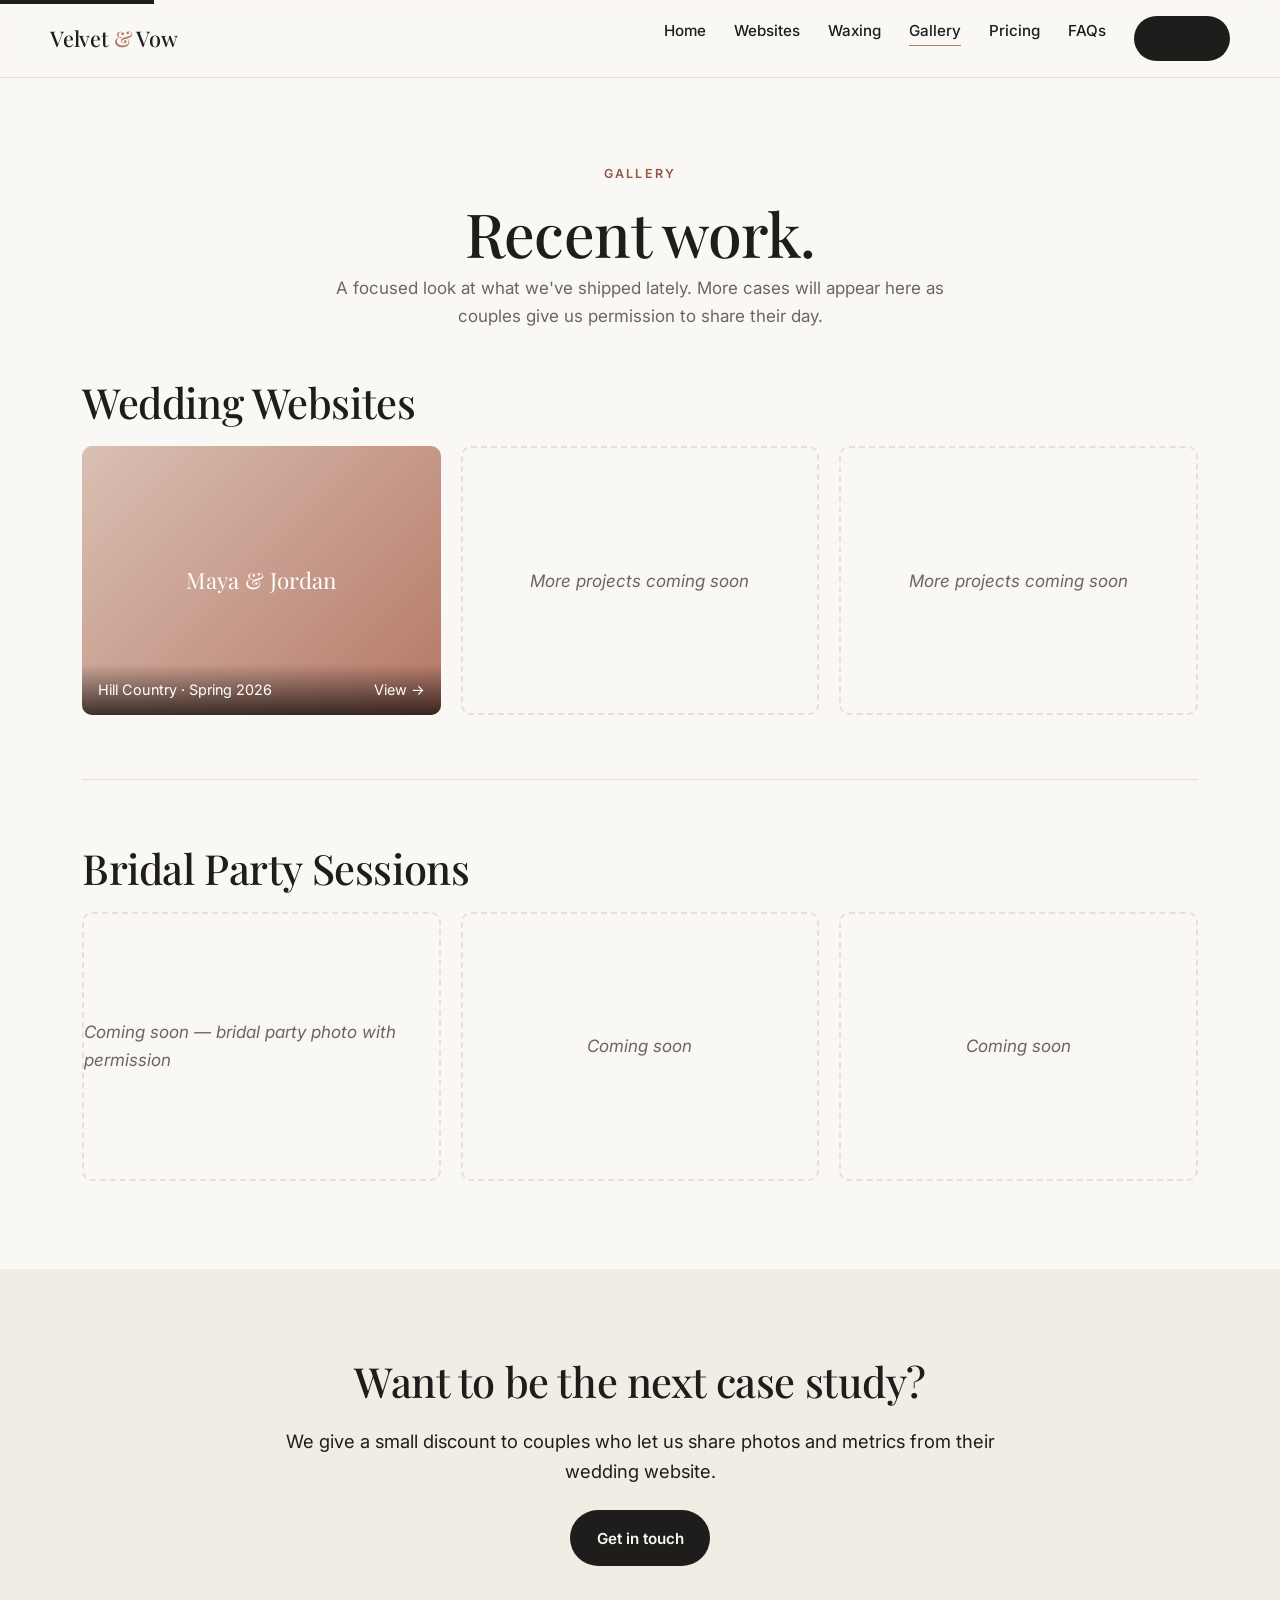
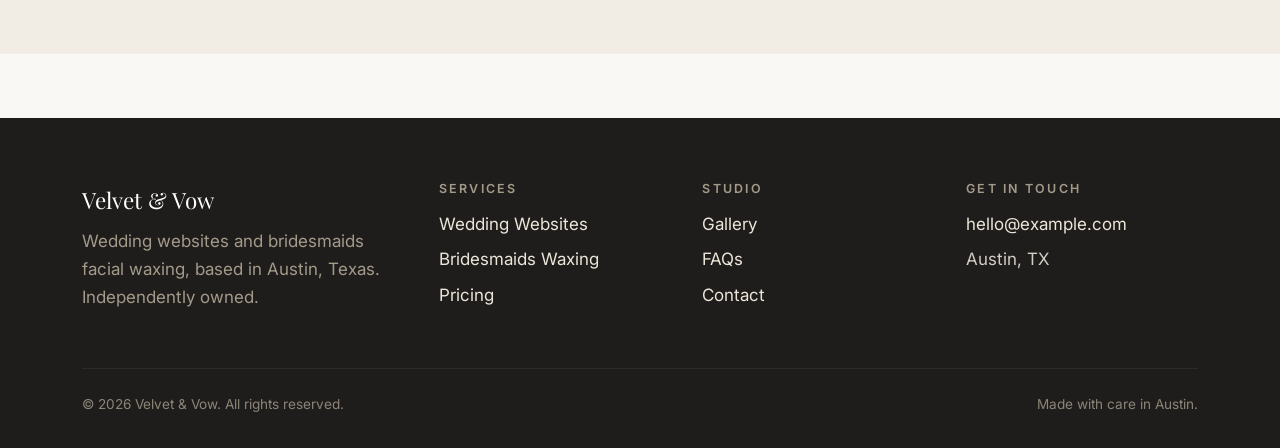
<file: gallery.html>
<!DOCTYPE html>
<html lang="en">
<head>
<meta charset="UTF-8">
<meta name="viewport" content="width=device-width, initial-scale=1">

<title>Gallery — Recent Wedding Work | Velvet &amp; Vow Austin</title>
<meta name="description" content="A look at our recent wedding website builds and bridal waxing sessions in Austin. Quiet portfolio, focused on craft.">
<meta name="robots" content="index, follow">
<link rel="canonical" href="https://example.com/gallery.html">

<meta property="og:type" content="website">
<meta property="og:title" content="Gallery — Velvet &amp; Vow">
<meta property="og:description" content="Recent wedding website work and bridal waxing sessions from our Austin studio.">
<meta property="og:url" content="https://example.com/gallery.html">

<link rel="preconnect" href="https://fonts.googleapis.com">
<link rel="preconnect" href="https://fonts.gstatic.com" crossorigin>
<link href="https://fonts.googleapis.com/css2?family=Inter:wght@400;500;600;700&family=Playfair+Display:wght@500;600&display=swap" rel="stylesheet">
<link rel="stylesheet" href="assets/css/styles.css">
<link rel="icon" href="data:image/svg+xml,%3Csvg xmlns='http://www.w3.org/2000/svg' viewBox='0 0 32 32'%3E%3Ctext y='26' font-size='28' font-family='serif'%3EV%26%3C/text%3E%3C/svg%3E">
</head>
<body>
<a class="skip-link" href="#main">Skip to content</a>

<header class="site-header">
  <div class="container nav" style="position: relative;">
    <a class="brand" href="index.html">Velvet <span>&amp;</span> Vow</a>
    <button class="nav-toggle" aria-expanded="false" aria-controls="primary-nav">Menu</button>
    <ul id="primary-nav" class="nav-links">
      <li><a href="index.html">Home</a></li>
      <li><a href="services/web-design.html">Websites</a></li>
      <li><a href="services/facial-waxing.html">Waxing</a></li>
      <li><a href="gallery.html">Gallery</a></li>
      <li><a href="pricing.html">Pricing</a></li>
      <li><a href="faqs.html">FAQs</a></li>
      <li><a href="contact.html" class="btn btn-primary" style="padding: 0.55rem 1.1rem;">Request</a></li>
    </ul>
  </div>
</header>

<main id="main">

  <section style="padding-top: clamp(3rem, 7vw, 5rem); padding-bottom: 0;">
    <div class="container">
      <div class="section-head">
        <span class="eyebrow">Gallery</span>
        <h1 style="margin-bottom: 0.4rem;">Recent work.</h1>
        <p>A focused look at what we've shipped lately. More cases will appear here as couples give us permission to share their day.</p>
      </div>
    </div>
  </section>

  <section style="padding-top: 0;">
    <div class="container">
      <h2 style="margin-bottom: 1.25rem;">Wedding Websites</h2>
      <div class="gallery">
        <a class="gallery-item" href="template-1/index.html" rel="noopener" aria-label="View Maya & Jordan wedding website case study">
          <div class="placeholder">Maya &amp; Jordan</div>
          <div class="meta">
            <span>Hill Country · Spring 2026</span>
            <span>View →</span>
          </div>
        </a>
        <div class="gallery-item gallery-coming">
          <span>More projects coming soon</span>
        </div>
        <div class="gallery-item gallery-coming">
          <span>More projects coming soon</span>
        </div>
      </div>

      <div class="divider"></div>

      <h2 style="margin-bottom: 1.25rem;">Bridal Party Sessions</h2>
      <div class="gallery">
        <div class="gallery-item gallery-coming">
          <span>Coming soon — bridal party photo with permission</span>
        </div>
        <div class="gallery-item gallery-coming">
          <span>Coming soon</span>
        </div>
        <div class="gallery-item gallery-coming">
          <span>Coming soon</span>
        </div>
      </div>
    </div>
  </section>

  <section class="bg-alt">
    <div class="container text-center">
      <h2>Want to be the next case study?</h2>
      <p class="lead" style="margin: 0 auto 1.5rem;">We give a small discount to couples who let us share photos and metrics from their wedding website.</p>
      <a href="contact.html" class="btn btn-primary">Get in touch</a>
    </div>
  </section>

</main>

<footer class="site-footer">
  <div class="container">
    <div class="footer-grid">
      <div>
        <div class="footer-brand">Velvet &amp; Vow</div>
        <p>Wedding websites and bridesmaids facial waxing, based in Austin, Texas. Independently owned.</p>
      </div>
      <div>
        <h4>Services</h4>
        <ul>
          <li><a href="services/web-design.html">Wedding Websites</a></li>
          <li><a href="services/facial-waxing.html">Bridesmaids Waxing</a></li>
          <li><a href="pricing.html">Pricing</a></li>
        </ul>
      </div>
      <div>
        <h4>Studio</h4>
        <ul>
          <li><a href="gallery.html">Gallery</a></li>
          <li><a href="faqs.html">FAQs</a></li>
          <li><a href="contact.html">Contact</a></li>
        </ul>
      </div>
      <div>
        <h4>Get in touch</h4>
        <ul>
          <li><a href="mailto:hello@example.com">hello@example.com</a></li>
          <li>Austin, TX</li>
        </ul>
      </div>
    </div>
    <div class="footer-bottom">
      <span>© <span data-year>2026</span> Velvet &amp; Vow. All rights reserved.</span>
      <span>Made with care in Austin.</span>
    </div>
  </div>
</footer>

<script src="assets/js/main.js" defer></script>
</body>
</html>
</file>
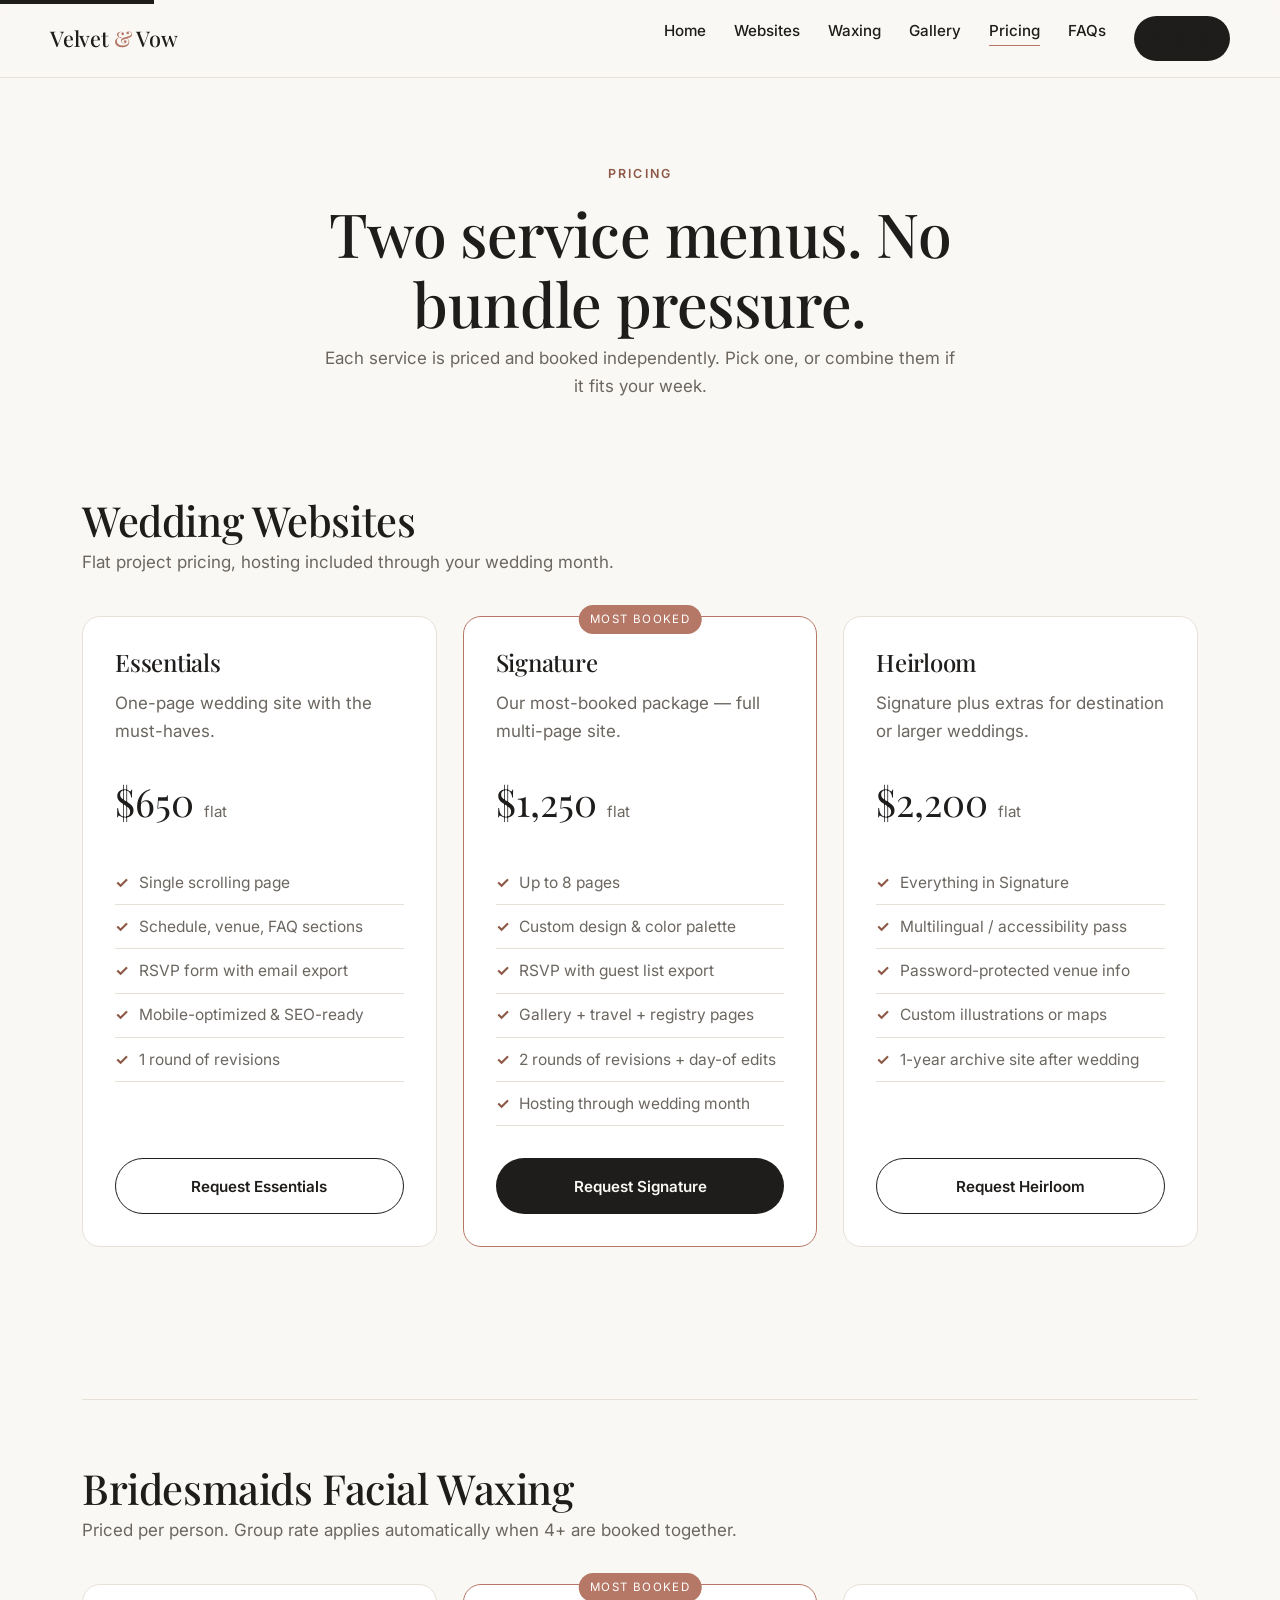
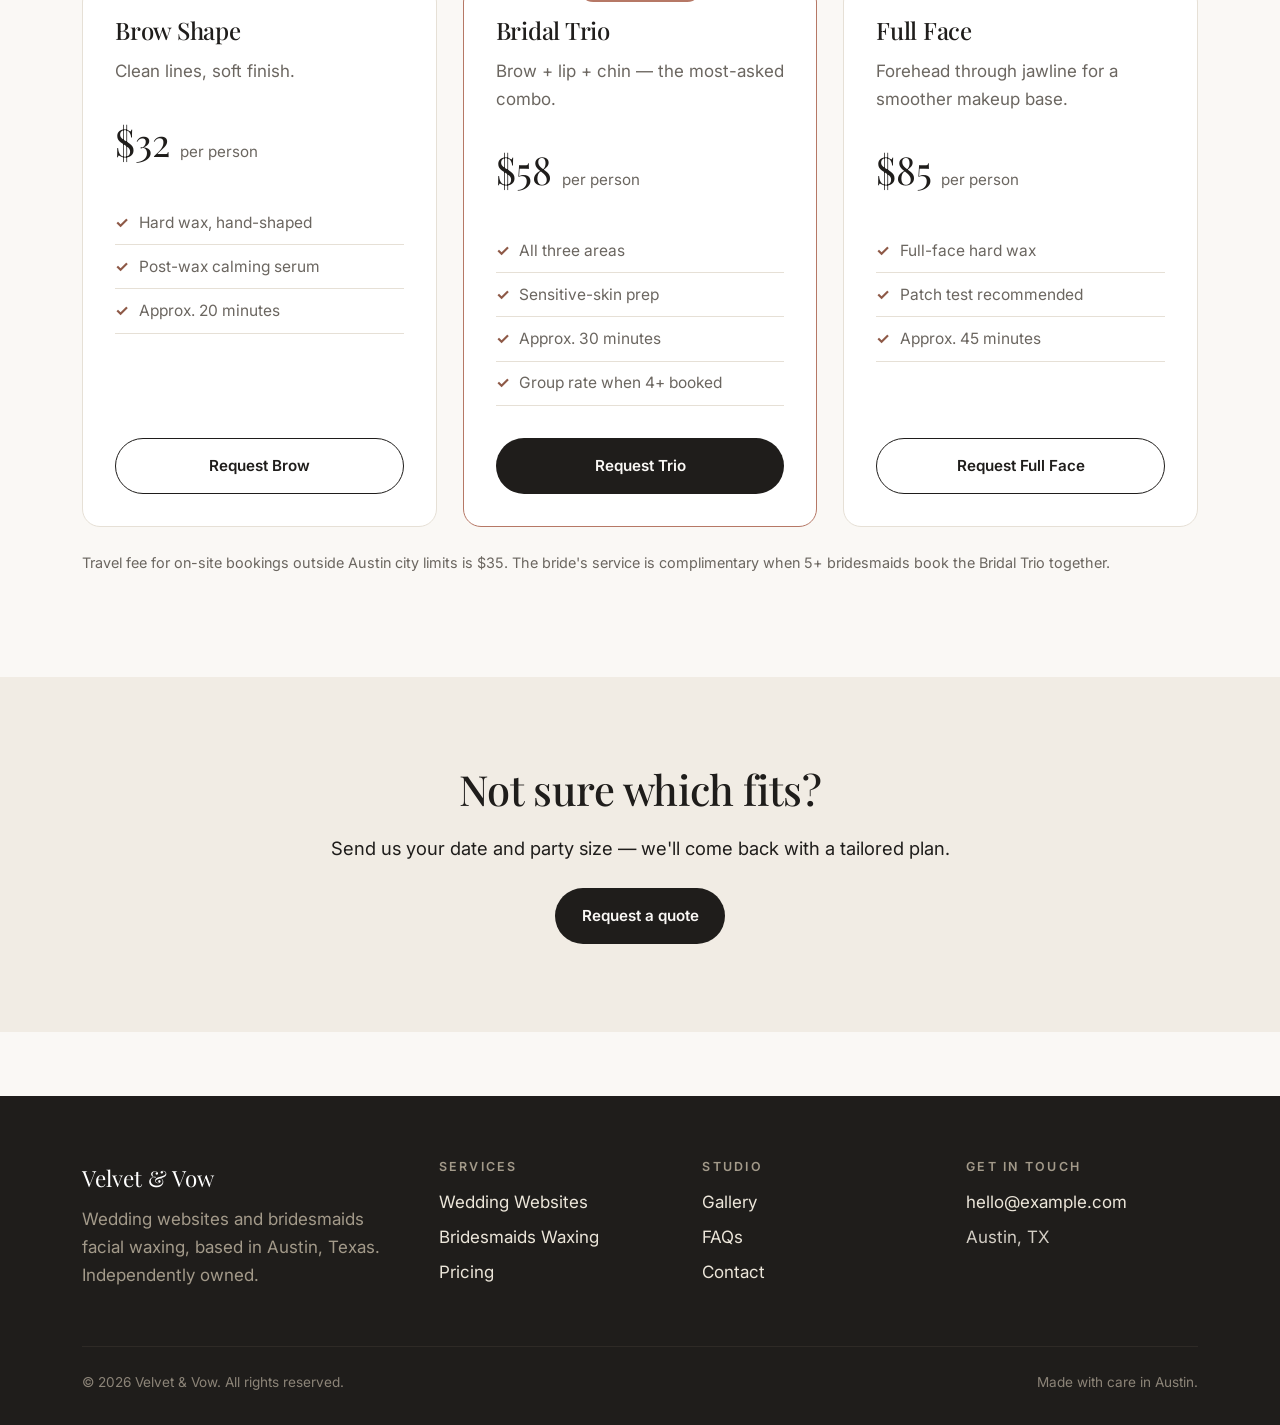
<file: pricing.html>
<!DOCTYPE html>
<html lang="en">
<head>
<meta charset="UTF-8">
<meta name="viewport" content="width=device-width, initial-scale=1">

<title>Pricing — Wedding Websites &amp; Bridal Waxing | Velvet &amp; Vow Austin</title>
<meta name="description" content="Clear, flat pricing for wedding websites and bridesmaids facial waxing in Austin. Two independent service menus, no hidden fees.">
<meta name="robots" content="index, follow">
<link rel="canonical" href="https://example.com/pricing.html">

<meta property="og:type" content="website">
<meta property="og:title" content="Pricing — Velvet &amp; Vow">
<meta property="og:description" content="Flat pricing for Austin wedding websites and bridal party waxing.">
<meta property="og:url" content="https://example.com/pricing.html">

<link rel="preconnect" href="https://fonts.googleapis.com">
<link rel="preconnect" href="https://fonts.gstatic.com" crossorigin>
<link href="https://fonts.googleapis.com/css2?family=Inter:wght@400;500;600;700&family=Playfair+Display:wght@500;600&display=swap" rel="stylesheet">
<link rel="stylesheet" href="assets/css/styles.css">
<link rel="icon" href="data:image/svg+xml,%3Csvg xmlns='http://www.w3.org/2000/svg' viewBox='0 0 32 32'%3E%3Ctext y='26' font-size='28' font-family='serif'%3EV%26%3C/text%3E%3C/svg%3E">
</head>
<body>
<a class="skip-link" href="#main">Skip to content</a>

<header class="site-header">
  <div class="container nav" style="position: relative;">
    <a class="brand" href="index.html">Velvet <span>&amp;</span> Vow</a>
    <button class="nav-toggle" aria-expanded="false" aria-controls="primary-nav">Menu</button>
    <ul id="primary-nav" class="nav-links">
      <li><a href="index.html">Home</a></li>
      <li><a href="services/web-design.html">Websites</a></li>
      <li><a href="services/facial-waxing.html">Waxing</a></li>
      <li><a href="gallery.html">Gallery</a></li>
      <li><a href="pricing.html">Pricing</a></li>
      <li><a href="faqs.html">FAQs</a></li>
      <li><a href="contact.html" class="btn btn-primary" style="padding: 0.55rem 1.1rem;">Request</a></li>
    </ul>
  </div>
</header>

<main id="main">

  <section style="padding-top: clamp(3rem, 7vw, 5rem); padding-bottom: 0;">
    <div class="container">
      <div class="section-head">
        <span class="eyebrow">Pricing</span>
        <h1 style="margin-bottom: 0.4rem;">Two service menus. No bundle pressure.</h1>
        <p>Each service is priced and booked independently. Pick one, or combine them if it fits your week.</p>
      </div>
    </div>
  </section>

  <!-- Wedding websites pricing -->
  <section style="padding-top: clamp(2rem, 4vw, 3rem);">
    <div class="container">
      <h2 style="margin-bottom: 0.25rem;">Wedding Websites</h2>
      <p style="margin-bottom: 2.5rem;">Flat project pricing, hosting included through your wedding month.</p>

      <div class="grid price-grid">
        <div class="price-card">
          <h3>Essentials</h3>
          <p>One-page wedding site with the must-haves.</p>
          <div class="price">$650 <small>flat</small></div>
          <ul>
            <li>Single scrolling page</li>
            <li>Schedule, venue, FAQ sections</li>
            <li>RSVP form with email export</li>
            <li>Mobile-optimized &amp; SEO-ready</li>
            <li>1 round of revisions</li>
          </ul>
          <a class="btn btn-secondary" href="contact.html">Request Essentials</a>
        </div>

        <div class="price-card featured">
          <h3>Signature</h3>
          <p>Our most-booked package — full multi-page site.</p>
          <div class="price">$1,250 <small>flat</small></div>
          <ul>
            <li>Up to 8 pages</li>
            <li>Custom design &amp; color palette</li>
            <li>RSVP with guest list export</li>
            <li>Gallery + travel + registry pages</li>
            <li>2 rounds of revisions + day-of edits</li>
            <li>Hosting through wedding month</li>
          </ul>
          <a class="btn btn-primary" href="contact.html">Request Signature</a>
        </div>

        <div class="price-card">
          <h3>Heirloom</h3>
          <p>Signature plus extras for destination or larger weddings.</p>
          <div class="price">$2,200 <small>flat</small></div>
          <ul>
            <li>Everything in Signature</li>
            <li>Multilingual / accessibility pass</li>
            <li>Password-protected venue info</li>
            <li>Custom illustrations or maps</li>
            <li>1-year archive site after wedding</li>
          </ul>
          <a class="btn btn-secondary" href="contact.html">Request Heirloom</a>
        </div>
      </div>
    </div>
  </section>

  <div class="container"><div class="divider"></div></div>

  <!-- Waxing pricing -->
  <section style="padding-top: 0;">
    <div class="container">
      <h2 style="margin-bottom: 0.25rem;">Bridesmaids Facial Waxing</h2>
      <p style="margin-bottom: 2.5rem;">Priced per person. Group rate applies automatically when 4+ are booked together.</p>

      <div class="grid price-grid">
        <div class="price-card">
          <h3>Brow Shape</h3>
          <p>Clean lines, soft finish.</p>
          <div class="price">$32 <small>per person</small></div>
          <ul>
            <li>Hard wax, hand-shaped</li>
            <li>Post-wax calming serum</li>
            <li>Approx. 20 minutes</li>
          </ul>
          <a class="btn btn-secondary" href="contact.html">Request Brow</a>
        </div>

        <div class="price-card featured">
          <h3>Bridal Trio</h3>
          <p>Brow + lip + chin — the most-asked combo.</p>
          <div class="price">$58 <small>per person</small></div>
          <ul>
            <li>All three areas</li>
            <li>Sensitive-skin prep</li>
            <li>Approx. 30 minutes</li>
            <li>Group rate when 4+ booked</li>
          </ul>
          <a class="btn btn-primary" href="contact.html">Request Trio</a>
        </div>

        <div class="price-card">
          <h3>Full Face</h3>
          <p>Forehead through jawline for a smoother makeup base.</p>
          <div class="price">$85 <small>per person</small></div>
          <ul>
            <li>Full-face hard wax</li>
            <li>Patch test recommended</li>
            <li>Approx. 45 minutes</li>
          </ul>
          <a class="btn btn-secondary" href="contact.html">Request Full Face</a>
        </div>
      </div>

      <p style="margin-top: 1.5rem; font-size: 0.9rem; color: var(--color-text-muted);">
        Travel fee for on-site bookings outside Austin city limits is $35. The bride's service is complimentary when 5+ bridesmaids book the Bridal Trio together.
      </p>
    </div>
  </section>

  <section class="bg-alt">
    <div class="container text-center">
      <h2>Not sure which fits?</h2>
      <p class="lead" style="margin: 0 auto 1.5rem;">Send us your date and party size — we'll come back with a tailored plan.</p>
      <a href="contact.html" class="btn btn-primary">Request a quote</a>
    </div>
  </section>

</main>

<footer class="site-footer">
  <div class="container">
    <div class="footer-grid">
      <div>
        <div class="footer-brand">Velvet &amp; Vow</div>
        <p>Wedding websites and bridesmaids facial waxing, based in Austin, Texas. Independently owned.</p>
      </div>
      <div>
        <h4>Services</h4>
        <ul>
          <li><a href="services/web-design.html">Wedding Websites</a></li>
          <li><a href="services/facial-waxing.html">Bridesmaids Waxing</a></li>
          <li><a href="pricing.html">Pricing</a></li>
        </ul>
      </div>
      <div>
        <h4>Studio</h4>
        <ul>
          <li><a href="gallery.html">Gallery</a></li>
          <li><a href="faqs.html">FAQs</a></li>
          <li><a href="contact.html">Contact</a></li>
        </ul>
      </div>
      <div>
        <h4>Get in touch</h4>
        <ul>
          <li><a href="mailto:hello@example.com">hello@example.com</a></li>
          <li>Austin, TX</li>
        </ul>
      </div>
    </div>
    <div class="footer-bottom">
      <span>© <span data-year>2026</span> Velvet &amp; Vow. All rights reserved.</span>
      <span>Made with care in Austin.</span>
    </div>
  </div>
</footer>

<script src="assets/js/main.js" defer></script>
</body>
</html>
</file>
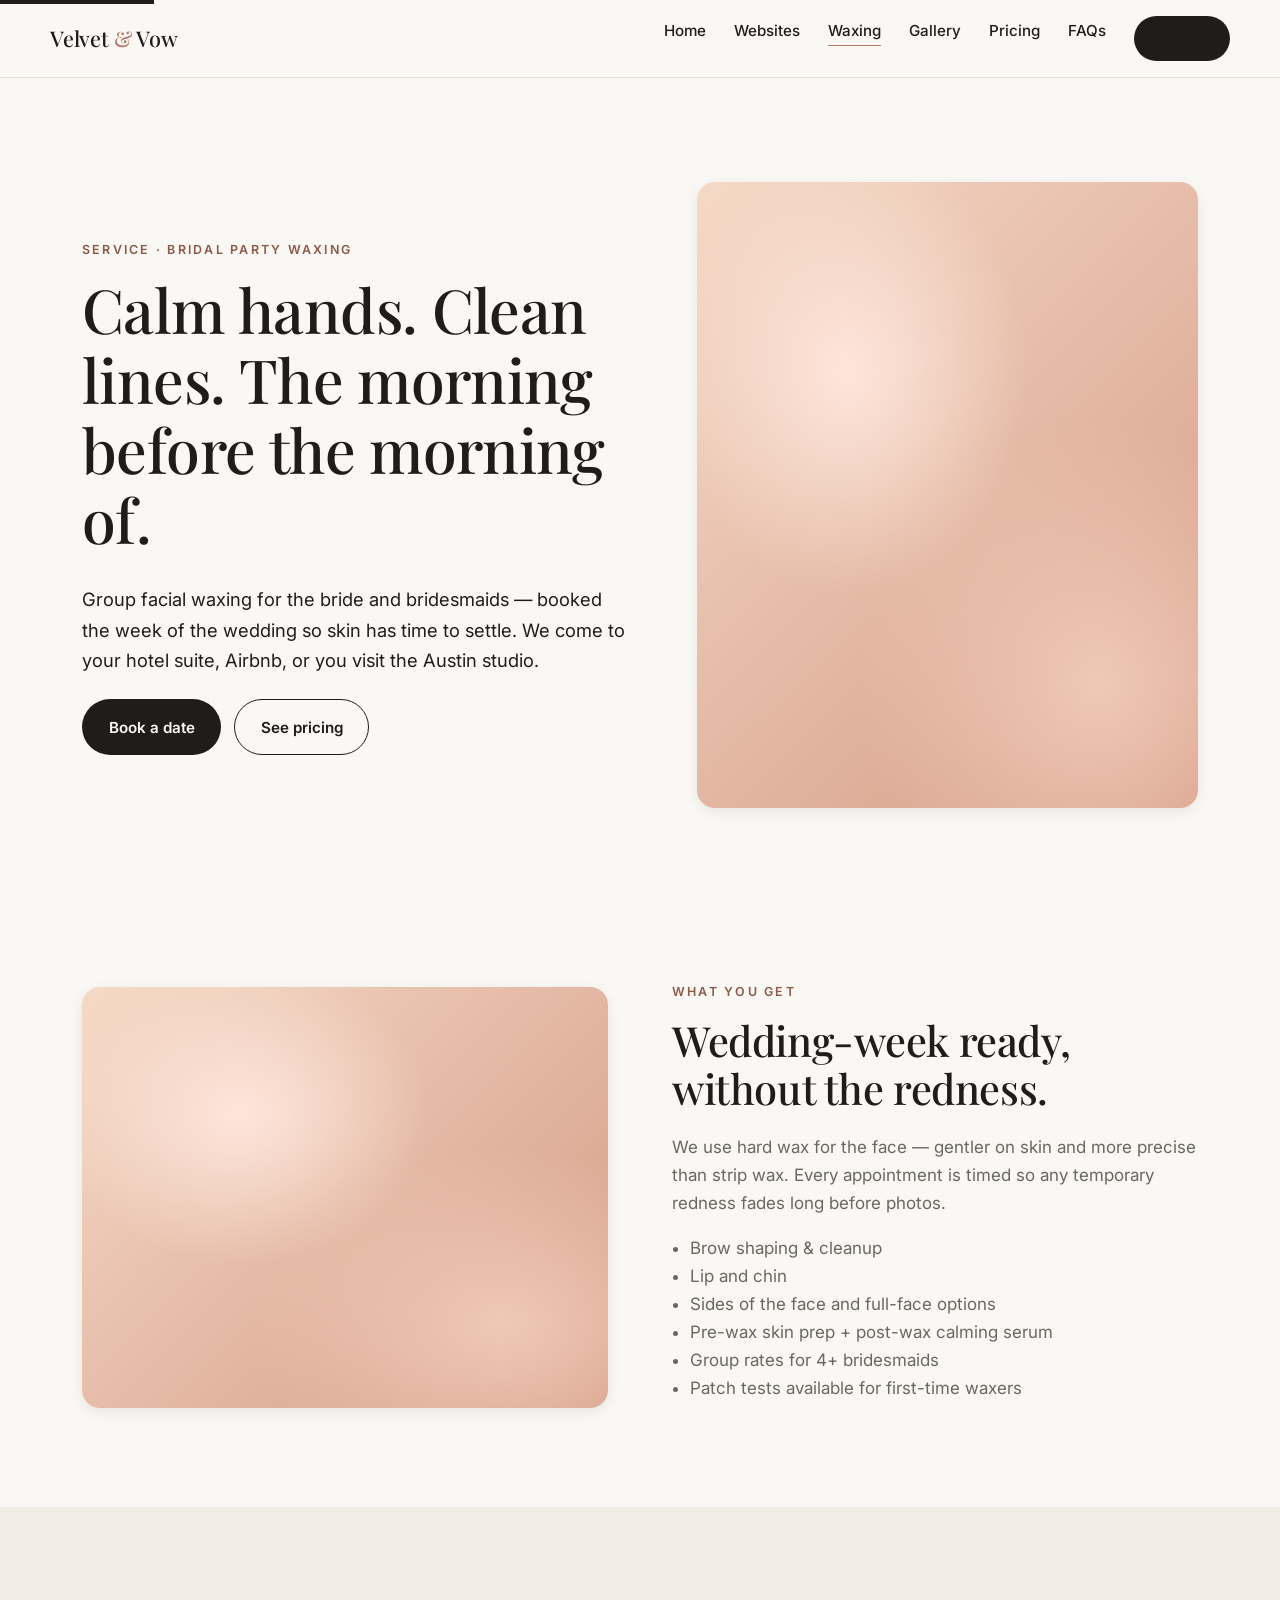
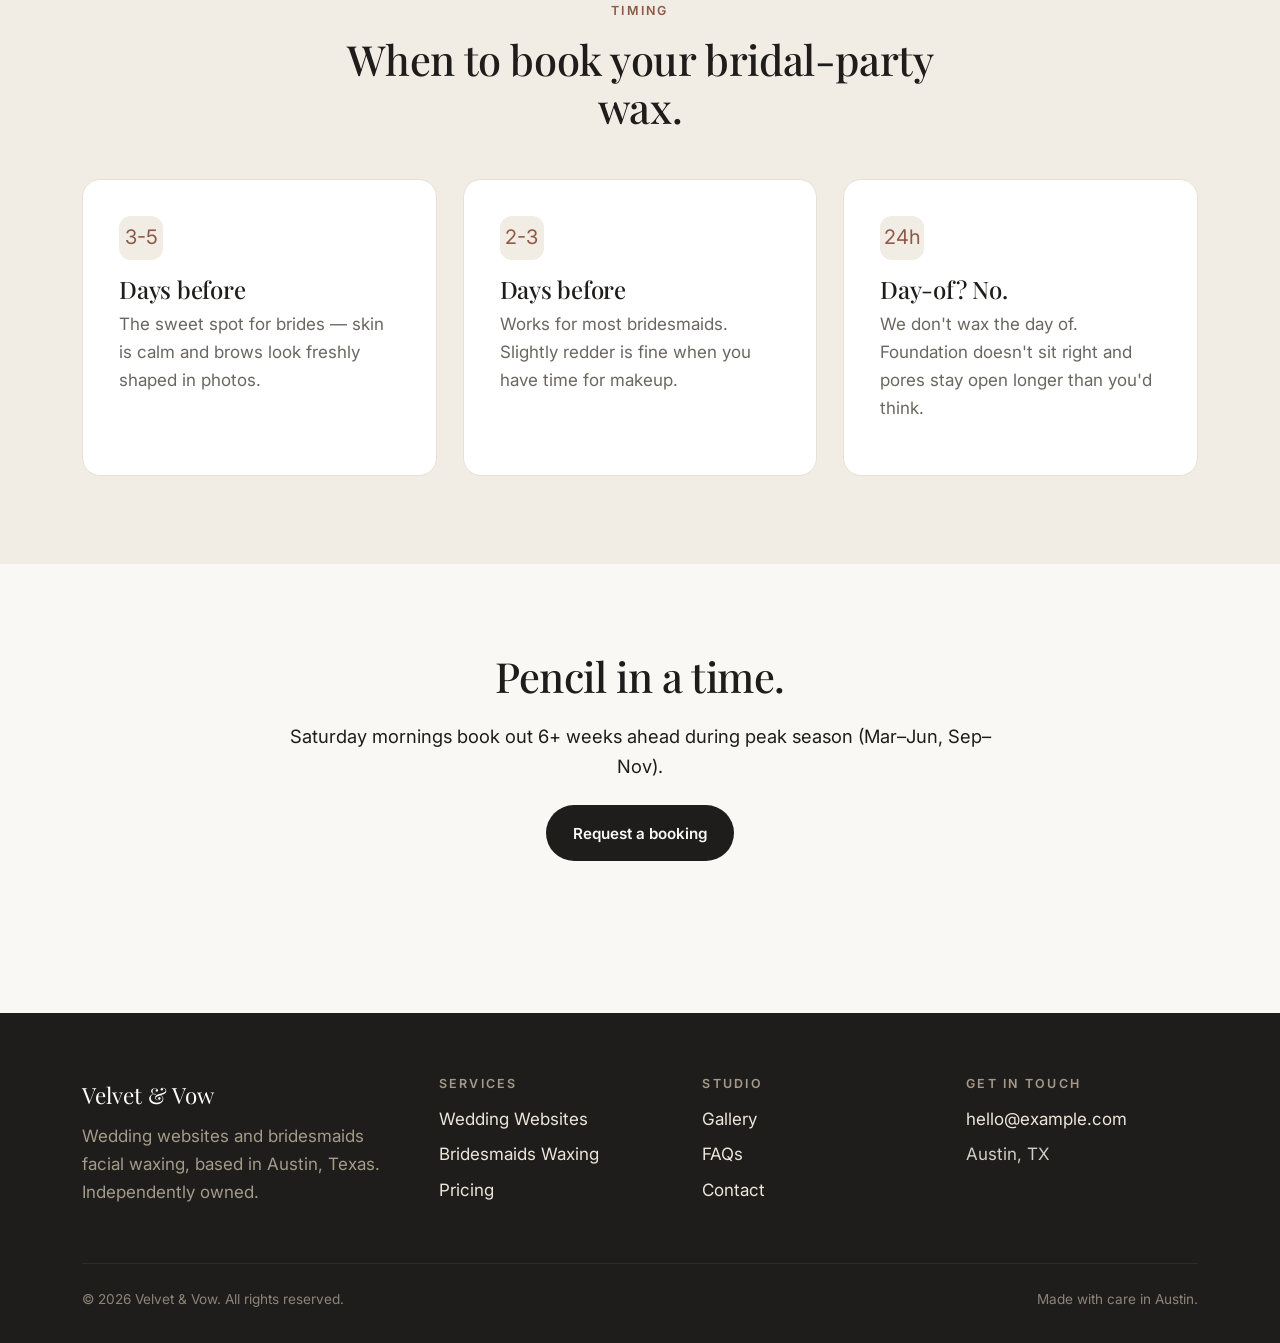
<file: services/facial-waxing.html>
<!DOCTYPE html>
<html lang="en">
<head>
<meta charset="UTF-8">
<meta name="viewport" content="width=device-width, initial-scale=1">

<title>Bridesmaids Facial Waxing in Austin | Velvet &amp; Vow</title>
<meta name="description" content="Pre-ceremony facial waxing for the bride and bridesmaids in Austin, TX. Group bookings, hard wax, sensitive-skin formulas. On-site or in-studio appointments.">
<meta name="keywords" content="bridesmaids facial waxing Austin, bridal waxing Austin, wedding facial waxing, brow wax Austin, lip wax bridal party">
<meta name="robots" content="index, follow">
<link rel="canonical" href="https://example.com/services/facial-waxing.html">

<meta property="og:type" content="website">
<meta property="og:title" content="Bridesmaids Facial Waxing in Austin | Velvet &amp; Vow">
<meta property="og:description" content="Group pre-ceremony facial waxing for the bride and bridal party in Austin, TX.">
<meta property="og:url" content="https://example.com/services/facial-waxing.html">

<link rel="preconnect" href="https://fonts.googleapis.com">
<link rel="preconnect" href="https://fonts.gstatic.com" crossorigin>
<link href="https://fonts.googleapis.com/css2?family=Inter:wght@400;500;600;700&family=Playfair+Display:wght@500;600&display=swap" rel="stylesheet">
<link rel="stylesheet" href="../assets/css/styles.css">
<link rel="icon" href="data:image/svg+xml,%3Csvg xmlns='http://www.w3.org/2000/svg' viewBox='0 0 32 32'%3E%3Ctext y='26' font-size='28' font-family='serif'%3EV%26%3C/text%3E%3C/svg%3E">

<script type="application/ld+json">
{
  "@context": "https://schema.org",
  "@type": "Service",
  "name": "Bridesmaids Facial Waxing",
  "serviceType": "Bridal facial waxing",
  "provider": {
    "@type": "LocalBusiness",
    "name": "Velvet & Vow",
    "address": { "@type": "PostalAddress", "addressLocality": "Austin", "addressRegion": "TX" }
  },
  "areaServed": { "@type": "City", "name": "Austin" },
  "description": "Pre-ceremony facial waxing for the bride and bridal party — brow, lip, chin, and full-face. Group bookings available."
}
</script>
</head>
<body>
<a class="skip-link" href="#main">Skip to content</a>

<header class="site-header">
  <div class="container nav" style="position: relative;">
    <a class="brand" href="../index.html">Velvet <span>&amp;</span> Vow</a>
    <button class="nav-toggle" aria-expanded="false" aria-controls="primary-nav">Menu</button>
    <ul id="primary-nav" class="nav-links">
      <li><a href="../index.html">Home</a></li>
      <li><a href="web-design.html">Websites</a></li>
      <li><a href="facial-waxing.html">Waxing</a></li>
      <li><a href="../gallery.html">Gallery</a></li>
      <li><a href="../pricing.html">Pricing</a></li>
      <li><a href="../faqs.html">FAQs</a></li>
      <li><a href="../contact.html" class="btn btn-primary" style="padding: 0.55rem 1.1rem;">Request</a></li>
    </ul>
  </div>
</header>

<main id="main">

  <section class="hero">
    <div class="container hero-inner">
      <div>
        <span class="eyebrow">Service · Bridal Party Waxing</span>
        <h1>Calm hands. Clean lines. The morning before the morning of.</h1>
        <p class="lead">Group facial waxing for the bride and bridesmaids — booked the week of the wedding so skin has time to settle. We come to your hotel suite, Airbnb, or you visit the Austin studio.</p>
        <div class="hero-actions">
          <a href="../contact.html" class="btn btn-primary">Book a date</a>
          <a href="../pricing.html" class="btn btn-secondary">See pricing</a>
        </div>
      </div>
      <div class="split-visual theme-waxing" aria-hidden="true" style="aspect-ratio: 4/5; border-radius: var(--radius-lg);"></div>
    </div>
  </section>

  <section>
    <div class="container">
      <div class="split reverse">
        <div>
          <span class="eyebrow">What you get</span>
          <h2>Wedding-week ready, without the redness.</h2>
          <p>We use hard wax for the face — gentler on skin and more precise than strip wax. Every appointment is timed so any temporary redness fades long before photos.</p>
          <ul style="padding-left: 1.1rem; color: var(--color-text-muted);">
            <li>Brow shaping &amp; cleanup</li>
            <li>Lip and chin</li>
            <li>Sides of the face and full-face options</li>
            <li>Pre-wax skin prep + post-wax calming serum</li>
            <li>Group rates for 4+ bridesmaids</li>
            <li>Patch tests available for first-time waxers</li>
          </ul>
        </div>
        <div class="split-visual theme-waxing" aria-hidden="true"></div>
      </div>
    </div>
  </section>

  <section class="bg-alt">
    <div class="container">
      <div class="section-head">
        <span class="eyebrow">Timing</span>
        <h2>When to book your bridal-party wax.</h2>
      </div>
      <div class="grid grid-3">
        <div class="card"><div class="icon">3-5</div><h3>Days before</h3><p>The sweet spot for brides — skin is calm and brows look freshly shaped in photos.</p></div>
        <div class="card"><div class="icon">2-3</div><h3>Days before</h3><p>Works for most bridesmaids. Slightly redder is fine when you have time for makeup.</p></div>
        <div class="card"><div class="icon">24h</div><h3>Day-of? No.</h3><p>We don't wax the day of. Foundation doesn't sit right and pores stay open longer than you'd think.</p></div>
      </div>
    </div>
  </section>

  <section>
    <div class="container text-center">
      <h2>Pencil in a time.</h2>
      <p class="lead" style="margin: 0 auto 1.5rem;">Saturday mornings book out 6+ weeks ahead during peak season (Mar–Jun, Sep–Nov).</p>
      <a href="../contact.html" class="btn btn-primary">Request a booking</a>
    </div>
  </section>

</main>

<footer class="site-footer">
  <div class="container">
    <div class="footer-grid">
      <div>
        <div class="footer-brand">Velvet &amp; Vow</div>
        <p>Wedding websites and bridesmaids facial waxing, based in Austin, Texas. Independently owned.</p>
      </div>
      <div>
        <h4>Services</h4>
        <ul>
          <li><a href="web-design.html">Wedding Websites</a></li>
          <li><a href="facial-waxing.html">Bridesmaids Waxing</a></li>
          <li><a href="../pricing.html">Pricing</a></li>
        </ul>
      </div>
      <div>
        <h4>Studio</h4>
        <ul>
          <li><a href="../gallery.html">Gallery</a></li>
          <li><a href="../faqs.html">FAQs</a></li>
          <li><a href="../contact.html">Contact</a></li>
        </ul>
      </div>
      <div>
        <h4>Get in touch</h4>
        <ul>
          <li><a href="mailto:hello@example.com">hello@example.com</a></li>
          <li>Austin, TX</li>
        </ul>
      </div>
    </div>
    <div class="footer-bottom">
      <span>© <span data-year>2026</span> Velvet &amp; Vow. All rights reserved.</span>
      <span>Made with care in Austin.</span>
    </div>
  </div>
</footer>

<script src="../assets/js/main.js" defer></script>
</body>
</html>
</file>
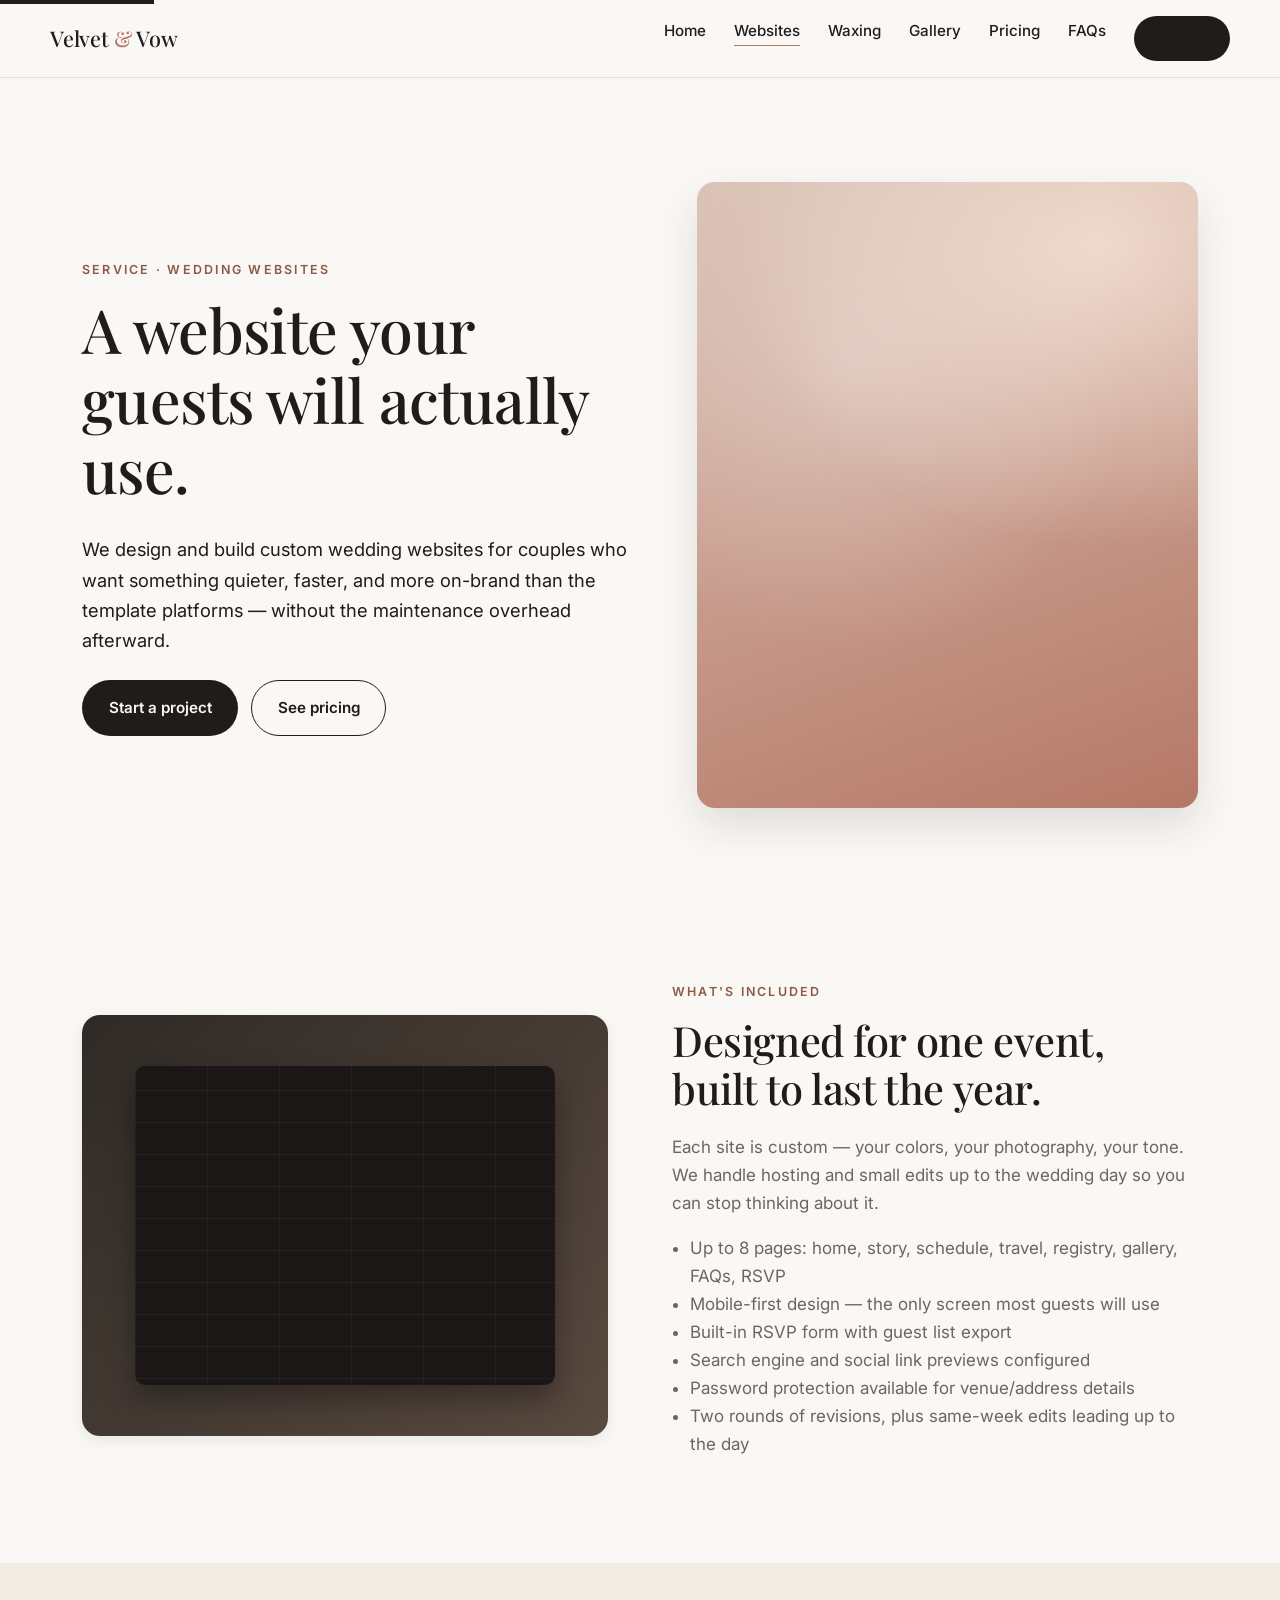
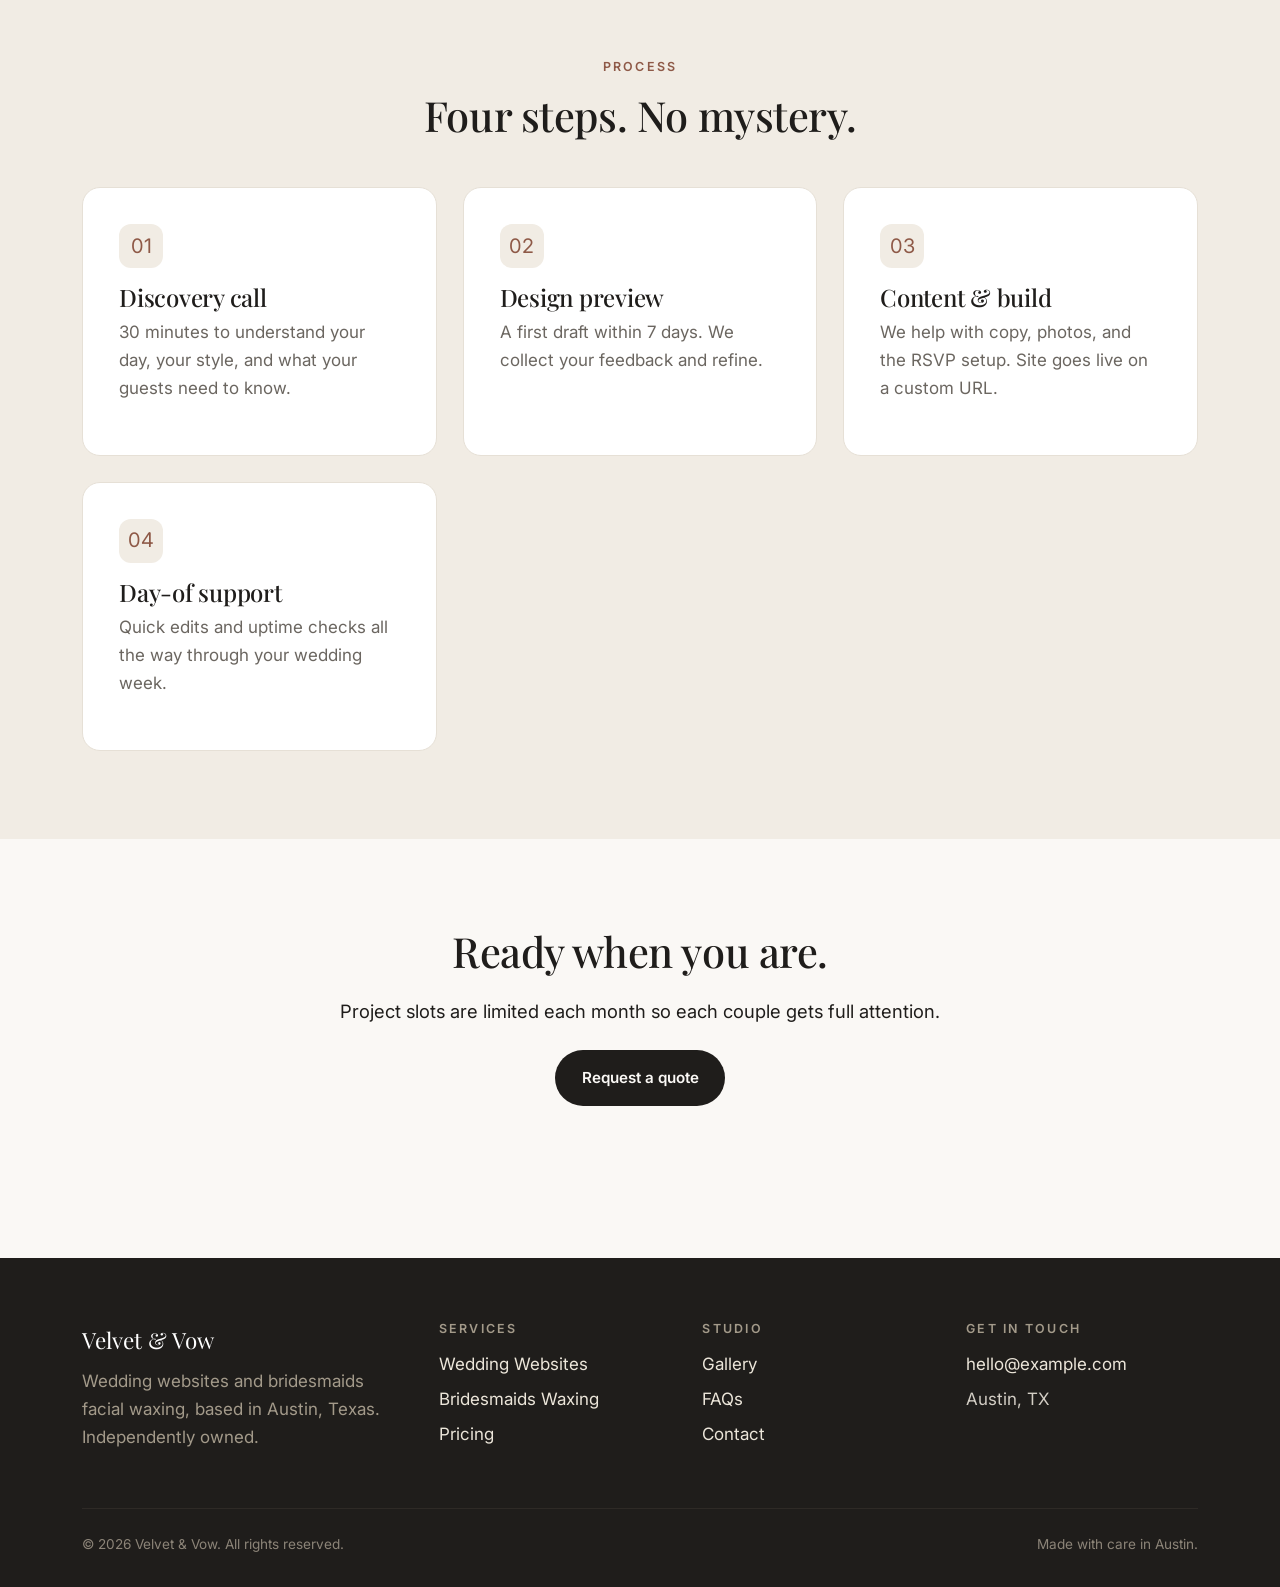
<file: services/web-design.html>
<!DOCTYPE html>
<html lang="en">
<head>
<meta charset="UTF-8">
<meta name="viewport" content="width=device-width, initial-scale=1">

<title>Wedding Website Design in Austin | Velvet &amp; Vow</title>
<meta name="description" content="Custom wedding websites designed and built in Austin. Mobile-first, fast, SEO-friendly. RSVPs, schedule, registry links, and gallery — without a heavy template.">
<meta name="robots" content="index, follow">
<link rel="canonical" href="https://example.com/services/web-design.html">

<meta property="og:type" content="website">
<meta property="og:title" content="Wedding Website Design in Austin | Velvet &amp; Vow">
<meta property="og:description" content="Custom wedding websites: mobile-first, fast-loading, designed not templated.">
<meta property="og:url" content="https://example.com/services/web-design.html">

<link rel="preconnect" href="https://fonts.googleapis.com">
<link rel="preconnect" href="https://fonts.gstatic.com" crossorigin>
<link href="https://fonts.googleapis.com/css2?family=Inter:wght@400;500;600;700&family=Playfair+Display:wght@500;600&display=swap" rel="stylesheet">
<link rel="stylesheet" href="../assets/css/styles.css">
<link rel="icon" href="data:image/svg+xml,%3Csvg xmlns='http://www.w3.org/2000/svg' viewBox='0 0 32 32'%3E%3Ctext y='26' font-size='28' font-family='serif'%3EV%26%3C/text%3E%3C/svg%3E">

<script type="application/ld+json">
{
  "@context": "https://schema.org",
  "@type": "Service",
  "name": "Wedding Website Design",
  "serviceType": "Custom wedding website design and development",
  "provider": {
    "@type": "LocalBusiness",
    "name": "Velvet & Vow",
    "address": { "@type": "PostalAddress", "addressLocality": "Austin", "addressRegion": "TX" }
  },
  "areaServed": "Worldwide",
  "description": "Mobile-first, SEO-friendly wedding websites with RSVP, schedule, travel info, and registry links."
}
</script>
</head>
<body>
<a class="skip-link" href="#main">Skip to content</a>

<header class="site-header">
  <div class="container nav" style="position: relative;">
    <a class="brand" href="../index.html">Velvet <span>&amp;</span> Vow</a>
    <button class="nav-toggle" aria-expanded="false" aria-controls="primary-nav">Menu</button>
    <ul id="primary-nav" class="nav-links">
      <li><a href="../index.html">Home</a></li>
      <li><a href="web-design.html">Websites</a></li>
      <li><a href="facial-waxing.html">Waxing</a></li>
      <li><a href="../gallery.html">Gallery</a></li>
      <li><a href="../pricing.html">Pricing</a></li>
      <li><a href="../faqs.html">FAQs</a></li>
      <li><a href="../contact.html" class="btn btn-primary" style="padding: 0.55rem 1.1rem;">Request</a></li>
    </ul>
  </div>
</header>

<main id="main">

  <section class="hero">
    <div class="container hero-inner">
      <div>
        <span class="eyebrow">Service · Wedding Websites</span>
        <h1>A website your guests will actually use.</h1>
        <p class="lead">We design and build custom wedding websites for couples who want something quieter, faster, and more on-brand than the template platforms — without the maintenance overhead afterward.</p>
        <div class="hero-actions">
          <a href="../contact.html" class="btn btn-primary">Start a project</a>
          <a href="../pricing.html" class="btn btn-secondary">See pricing</a>
        </div>
      </div>
      <div class="hero-art" aria-hidden="true"></div>
    </div>
  </section>

  <section>
    <div class="container">
      <div class="split">
        <div class="split-visual theme-web" aria-hidden="true"></div>
        <div>
          <span class="eyebrow">What's included</span>
          <h2>Designed for one event, built to last the year.</h2>
          <p>Each site is custom — your colors, your photography, your tone. We handle hosting and small edits up to the wedding day so you can stop thinking about it.</p>
          <ul style="padding-left: 1.1rem; color: var(--color-text-muted);">
            <li>Up to 8 pages: home, story, schedule, travel, registry, gallery, FAQs, RSVP</li>
            <li>Mobile-first design — the only screen most guests will use</li>
            <li>Built-in RSVP form with guest list export</li>
            <li>Search engine and social link previews configured</li>
            <li>Password protection available for venue/address details</li>
            <li>Two rounds of revisions, plus same-week edits leading up to the day</li>
          </ul>
        </div>
      </div>
    </div>
  </section>

  <section class="bg-alt">
    <div class="container">
      <div class="section-head">
        <span class="eyebrow">Process</span>
        <h2>Four steps. No mystery.</h2>
      </div>
      <div class="grid grid-2">
        <div class="card"><div class="icon">01</div><h3>Discovery call</h3><p>30 minutes to understand your day, your style, and what your guests need to know.</p></div>
        <div class="card"><div class="icon">02</div><h3>Design preview</h3><p>A first draft within 7 days. We collect your feedback and refine.</p></div>
        <div class="card"><div class="icon">03</div><h3>Content &amp; build</h3><p>We help with copy, photos, and the RSVP setup. Site goes live on a custom URL.</p></div>
        <div class="card"><div class="icon">04</div><h3>Day-of support</h3><p>Quick edits and uptime checks all the way through your wedding week.</p></div>
      </div>
    </div>
  </section>

  <section>
    <div class="container text-center">
      <h2>Ready when you are.</h2>
      <p class="lead" style="margin: 0 auto 1.5rem;">Project slots are limited each month so each couple gets full attention.</p>
      <a href="../contact.html" class="btn btn-primary">Request a quote</a>
    </div>
  </section>

</main>

<footer class="site-footer">
  <div class="container">
    <div class="footer-grid">
      <div>
        <div class="footer-brand">Velvet &amp; Vow</div>
        <p>Wedding websites and bridesmaids facial waxing, based in Austin, Texas. Independently owned.</p>
      </div>
      <div>
        <h4>Services</h4>
        <ul>
          <li><a href="web-design.html">Wedding Websites</a></li>
          <li><a href="facial-waxing.html">Bridesmaids Waxing</a></li>
          <li><a href="../pricing.html">Pricing</a></li>
        </ul>
      </div>
      <div>
        <h4>Studio</h4>
        <ul>
          <li><a href="../gallery.html">Gallery</a></li>
          <li><a href="../faqs.html">FAQs</a></li>
          <li><a href="../contact.html">Contact</a></li>
        </ul>
      </div>
      <div>
        <h4>Get in touch</h4>
        <ul>
          <li><a href="mailto:hello@example.com">hello@example.com</a></li>
          <li>Austin, TX</li>
        </ul>
      </div>
    </div>
    <div class="footer-bottom">
      <span>© <span data-year>2026</span> Velvet &amp; Vow. All rights reserved.</span>
      <span>Made with care in Austin.</span>
    </div>
  </div>
</footer>

<script src="../assets/js/main.js" defer></script>
</body>
</html>
</file>
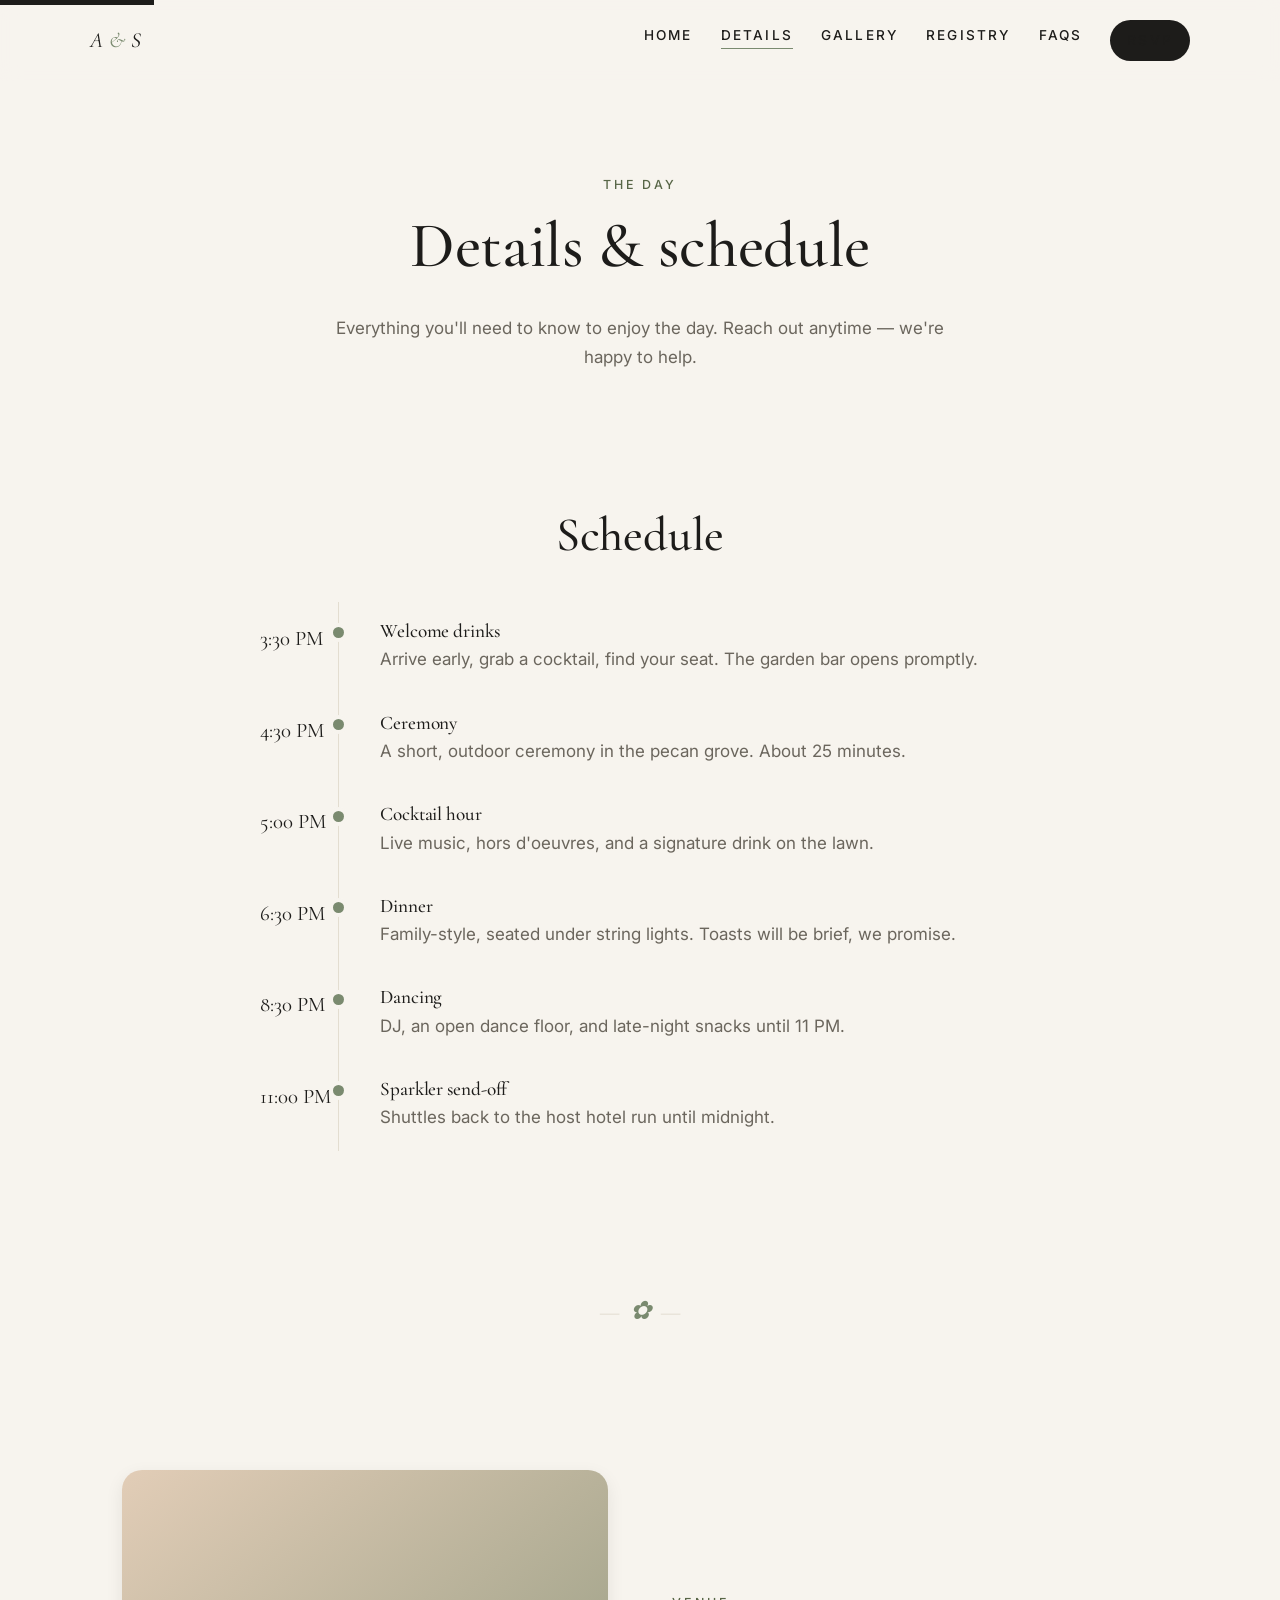
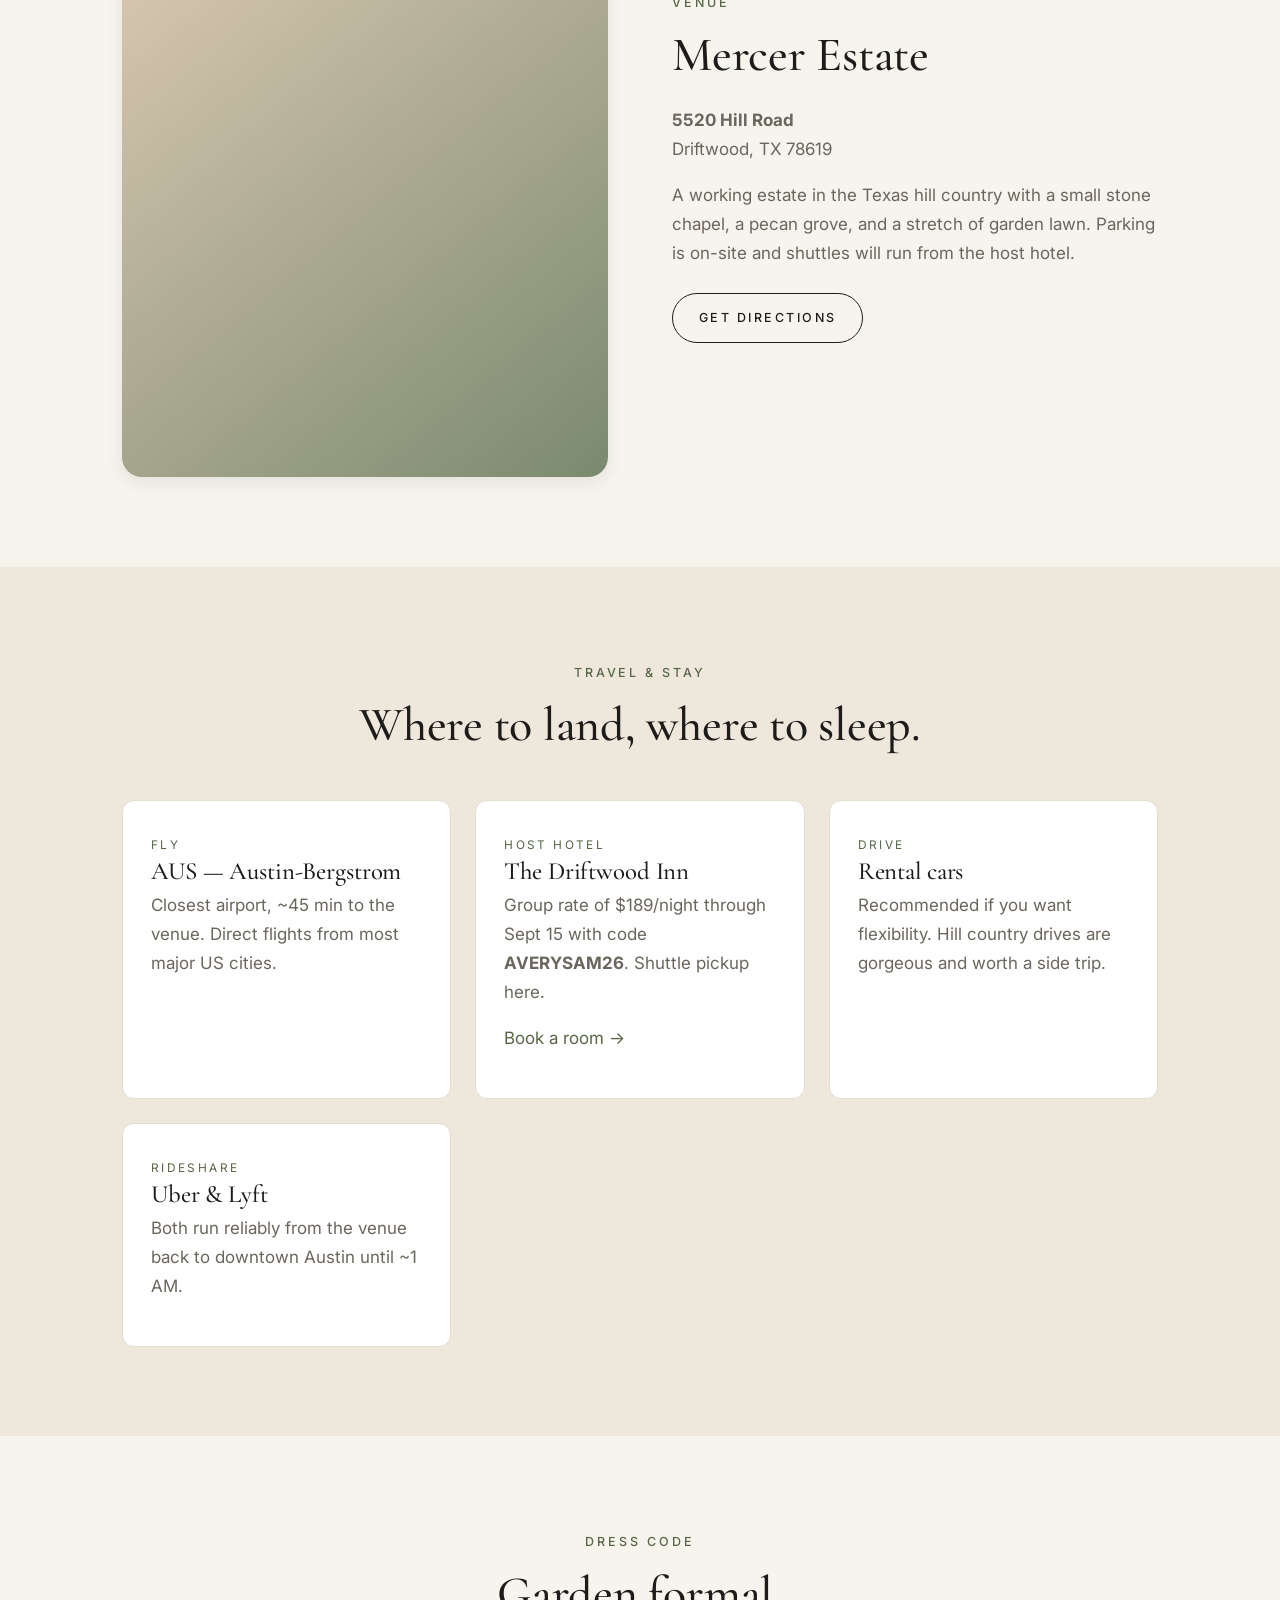
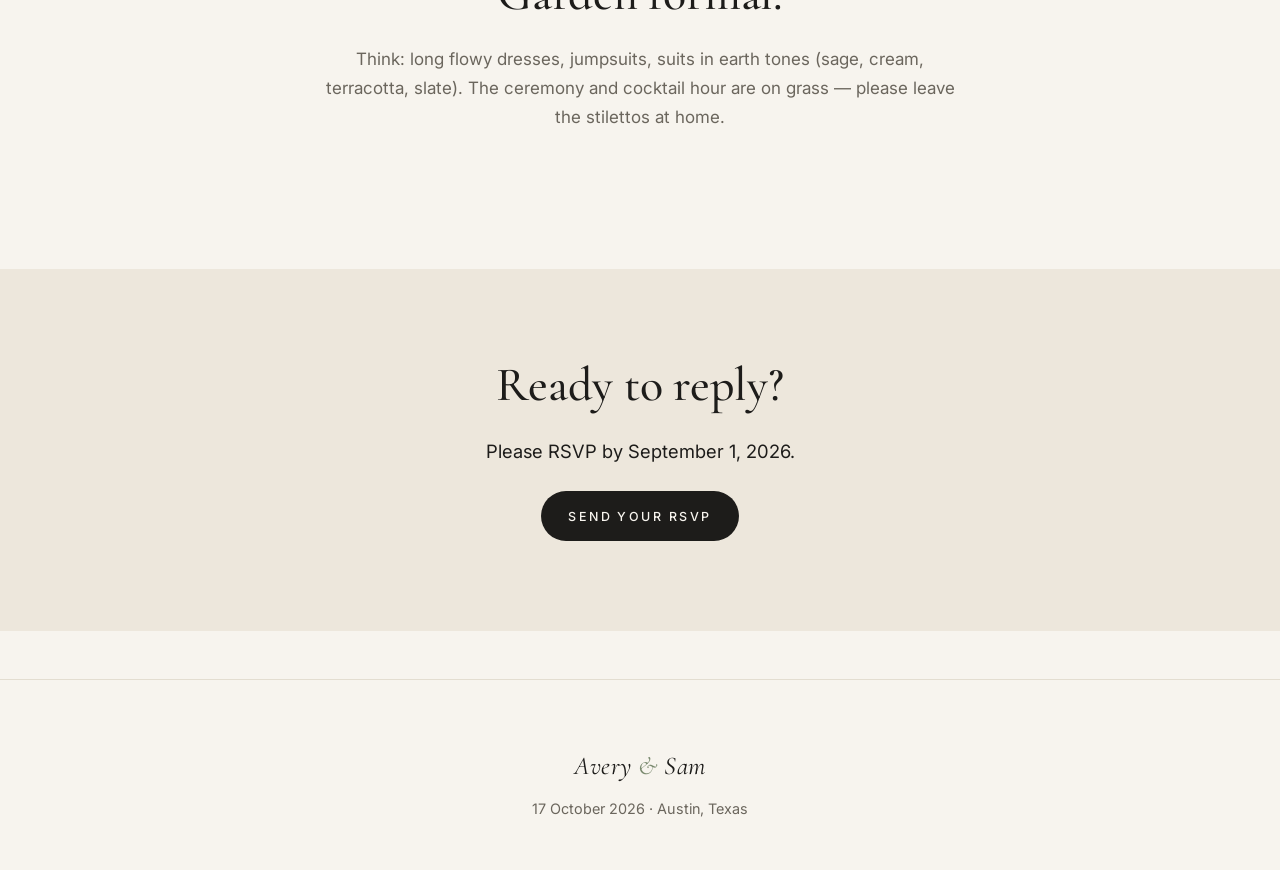
<file: template-1/details.html>
<!DOCTYPE html>
<html lang="en">
<head>
<meta charset="UTF-8">
<meta name="viewport" content="width=device-width, initial-scale=1">

<title>Details — Avery &amp; Sam · October 17, 2026</title>
<meta name="description" content="Schedule, venue, travel, accommodations, and dress code for Avery & Sam's wedding on October 17, 2026 in Driftwood, Texas.">
<meta name="robots" content="noindex, nofollow">

<link rel="preconnect" href="https://fonts.googleapis.com">
<link rel="preconnect" href="https://fonts.gstatic.com" crossorigin>
<link href="https://fonts.googleapis.com/css2?family=Cormorant+Garamond:ital,wght@0,400;0,500;1,400;1,500&family=Inter:wght@400;500;600&display=swap" rel="stylesheet">
<link rel="stylesheet" href="assets/css/styles.css">
<link rel="icon" href="data:image/svg+xml,%3Csvg xmlns='http://www.w3.org/2000/svg' viewBox='0 0 32 32'%3E%3Ctext y='26' font-size='28' font-family='serif' font-style='italic'%3EA%26S%3C/text%3E%3C/svg%3E">
</head>
<body>
<a class="skip-link" href="#main">Skip to content</a>

<header class="site-header">
  <div class="container nav" style="position: relative;">
    <a class="couple-mark" href="index.html">A <span class="script" style="color: var(--color-accent);">&amp;</span> S</a>
    <button class="nav-toggle" aria-expanded="false" aria-controls="primary-nav">Menu</button>
    <ul id="primary-nav" class="nav-links">
      <li><a href="index.html">Home</a></li>
      <li><a href="details.html">Details</a></li>
      <li><a href="gallery.html">Gallery</a></li>
      <li><a href="registry.html">Registry</a></li>
      <li><a href="faqs.html">FAQs</a></li>
      <li><a href="rsvp.html" class="btn btn-primary" style="padding: 0.5rem 1rem;">RSVP</a></li>
    </ul>
  </div>
</header>

<main id="main">

  <section style="padding-top: clamp(3rem, 8vw, 5.5rem); padding-bottom: 0;">
    <div class="container">
      <div class="section-head">
        <span class="eyebrow">The day</span>
        <h1 style="font-size: clamp(2.4rem, 6vw, 4rem);">Details &amp; schedule</h1>
        <p>Everything you'll need to know to enjoy the day. Reach out anytime — we're happy to help.</p>
      </div>
    </div>
  </section>

  <!-- ============== SCHEDULE — module ============== -->
  <section>
    <div class="container">
      <h2 class="text-center">Schedule</h2>
      <div class="timeline" style="margin-top: 2.5rem;">
        <div class="event">
          <time>3:30 PM</time>
          <div><h3>Welcome drinks</h3><p>Arrive early, grab a cocktail, find your seat. The garden bar opens promptly.</p></div>
        </div>
        <div class="event">
          <time>4:30 PM</time>
          <div><h3>Ceremony</h3><p>A short, outdoor ceremony in the pecan grove. About 25 minutes.</p></div>
        </div>
        <div class="event">
          <time>5:00 PM</time>
          <div><h3>Cocktail hour</h3><p>Live music, hors d'oeuvres, and a signature drink on the lawn.</p></div>
        </div>
        <div class="event">
          <time>6:30 PM</time>
          <div><h3>Dinner</h3><p>Family-style, seated under string lights. Toasts will be brief, we promise.</p></div>
        </div>
        <div class="event">
          <time>8:30 PM</time>
          <div><h3>Dancing</h3><p>DJ, an open dance floor, and late-night snacks until 11 PM.</p></div>
        </div>
        <div class="event">
          <time>11:00 PM</time>
          <div><h3>Sparkler send-off</h3><p>Shuttles back to the host hotel run until midnight.</p></div>
        </div>
      </div>
    </div>
  </section>

  <div class="container"><div class="divider-mark">&#x273F;</div></div>

  <!-- ============== VENUE — module ============== -->
  <section>
    <div class="container">
      <div class="story">
        <div class="story-image" aria-hidden="true"></div>
        <div>
          <span class="eyebrow">Venue</span>
          <h2>Mercer Estate</h2>
          <p><strong>5520 Hill Road</strong><br>Driftwood, TX 78619</p>
          <p>A working estate in the Texas hill country with a small stone chapel, a pecan grove, and a stretch of garden lawn. Parking is on-site and shuttles will run from the host hotel.</p>
          <p>
            <a href="https://maps.google.com/?q=Mercer+Estate+Driftwood+TX" target="_blank" rel="noopener" class="btn btn-outline" style="margin-top: 0.5rem;">Get directions</a>
          </p>
        </div>
      </div>
    </div>
  </section>

  <!-- ============== TRAVEL & STAY — module ============== -->
  <section class="bg-alt">
    <div class="container">
      <div class="section-head">
        <span class="eyebrow">Travel &amp; stay</span>
        <h2>Where to land, where to sleep.</h2>
      </div>
      <div class="cards">
        <div class="card">
          <span class="label">Fly</span>
          <h3>AUS — Austin-Bergstrom</h3>
          <p>Closest airport, ~45 min to the venue. Direct flights from most major US cities.</p>
        </div>
        <div class="card">
          <span class="label">Host hotel</span>
          <h3>The Driftwood Inn</h3>
          <p>Group rate of $189/night through Sept 15 with code <strong>AVERYSAM26</strong>. Shuttle pickup here.</p>
          <p><a href="https://example.com/book" target="_blank" rel="noopener">Book a room →</a></p>
        </div>
        <div class="card">
          <span class="label">Drive</span>
          <h3>Rental cars</h3>
          <p>Recommended if you want flexibility. Hill country drives are gorgeous and worth a side trip.</p>
        </div>
        <div class="card">
          <span class="label">Rideshare</span>
          <h3>Uber &amp; Lyft</h3>
          <p>Both run reliably from the venue back to downtown Austin until ~1 AM.</p>
        </div>
      </div>
    </div>
  </section>

  <!-- ============== DRESS CODE — module ============== -->
  <section>
    <div class="container">
      <div class="section-head">
        <span class="eyebrow">Dress code</span>
        <h2>Garden formal.</h2>
        <p>Think: long flowy dresses, jumpsuits, suits in earth tones (sage, cream, terracotta, slate). The ceremony and cocktail hour are on grass — please leave the stilettos at home.</p>
      </div>
    </div>
  </section>

  <!-- ============== CTA ============== -->
  <section class="bg-alt text-center">
    <div class="container">
      <h2>Ready to reply?</h2>
      <p class="lead" style="margin: 0 auto 1.5rem;">Please RSVP by September 1, 2026.</p>
      <a href="rsvp.html" class="btn btn-primary">Send your RSVP</a>
    </div>
  </section>

</main>

<footer class="site-footer">
  <div class="container">
    <span class="couple-mark">Avery <span class="script" style="color: var(--color-accent);">&amp;</span> Sam</span>
    <p>17 October 2026 · Austin, Texas</p>
  </div>
</footer>

<script src="assets/js/main.js" defer></script>
</body>
</html>
</file>
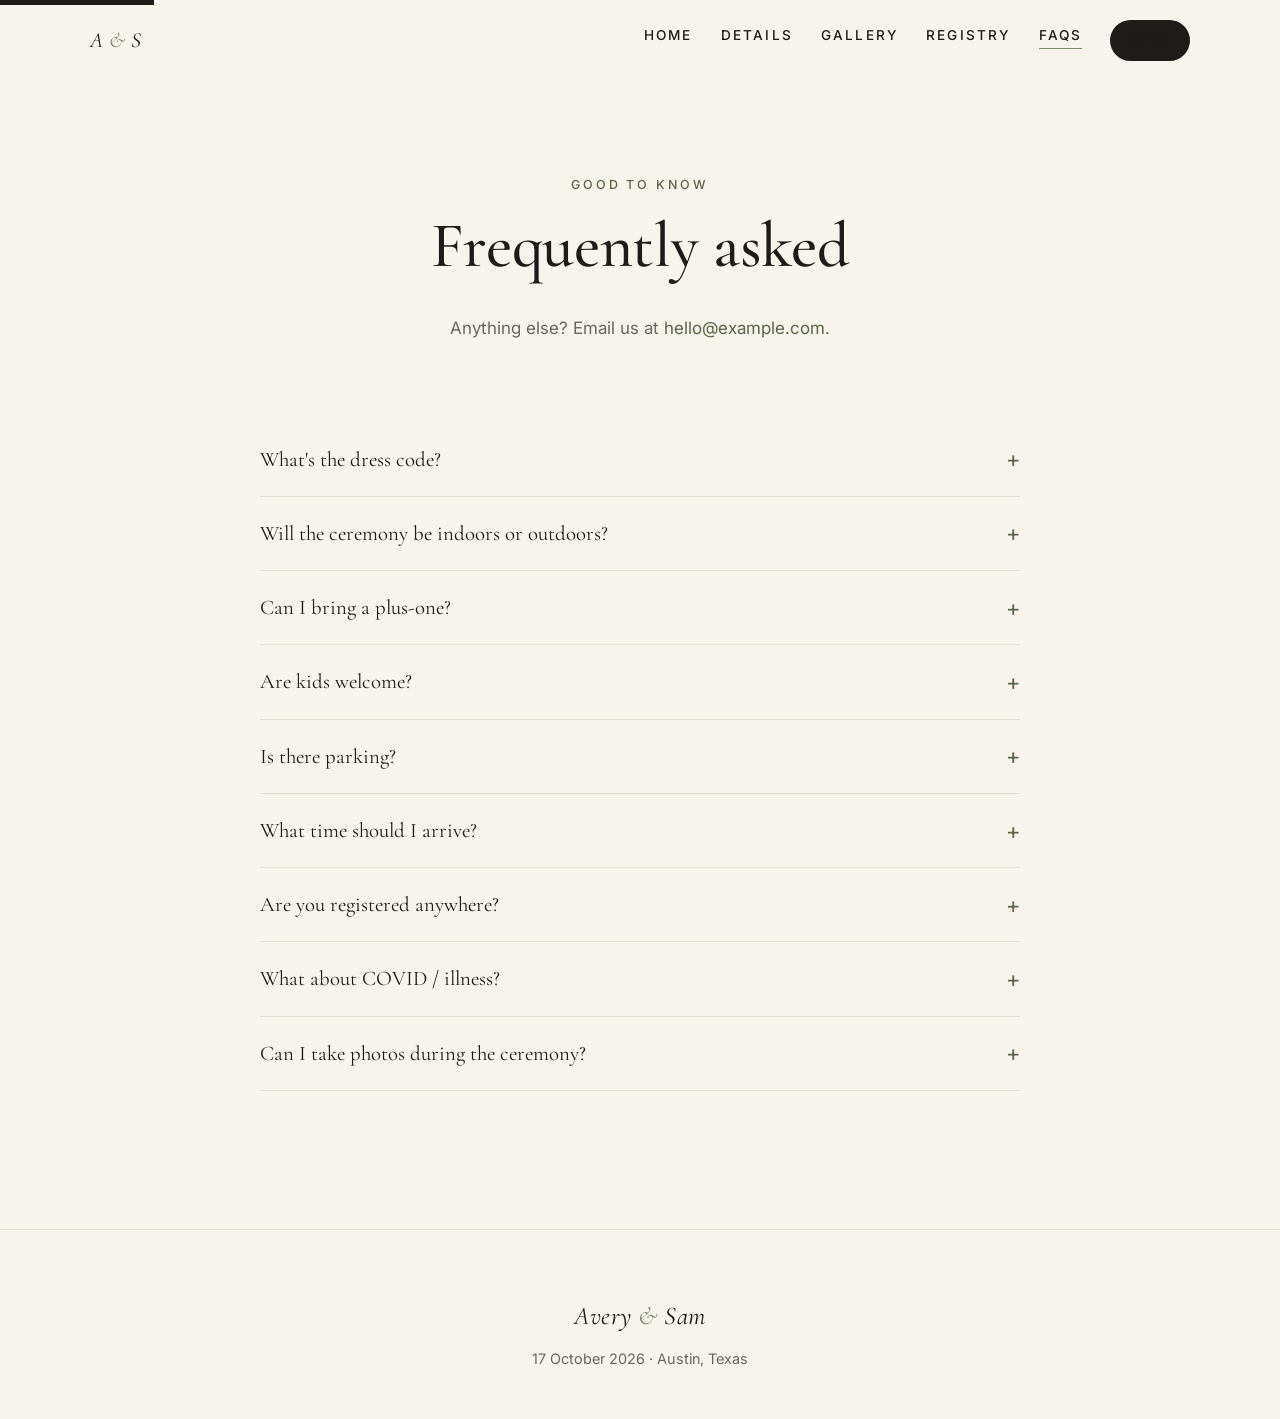
<file: template-1/faqs.html>
<!DOCTYPE html>
<html lang="en">
<head>
<meta charset="UTF-8">
<meta name="viewport" content="width=device-width, initial-scale=1">

<title>FAQs — Avery &amp; Sam · October 17, 2026</title>
<meta name="description" content="Answers to common questions about Avery & Sam's wedding day.">
<meta name="robots" content="noindex, nofollow">

<link rel="preconnect" href="https://fonts.googleapis.com">
<link rel="preconnect" href="https://fonts.gstatic.com" crossorigin>
<link href="https://fonts.googleapis.com/css2?family=Cormorant+Garamond:ital,wght@0,400;0,500;1,400;1,500&family=Inter:wght@400;500;600&display=swap" rel="stylesheet">
<link rel="stylesheet" href="assets/css/styles.css">
<link rel="icon" href="data:image/svg+xml,%3Csvg xmlns='http://www.w3.org/2000/svg' viewBox='0 0 32 32'%3E%3Ctext y='26' font-size='28' font-family='serif' font-style='italic'%3EA%26S%3C/text%3E%3C/svg%3E">
</head>
<body>
<a class="skip-link" href="#main">Skip to content</a>

<header class="site-header">
  <div class="container nav" style="position: relative;">
    <a class="couple-mark" href="index.html">A <span class="script" style="color: var(--color-accent);">&amp;</span> S</a>
    <button class="nav-toggle" aria-expanded="false" aria-controls="primary-nav">Menu</button>
    <ul id="primary-nav" class="nav-links">
      <li><a href="index.html">Home</a></li>
      <li><a href="details.html">Details</a></li>
      <li><a href="gallery.html">Gallery</a></li>
      <li><a href="registry.html">Registry</a></li>
      <li><a href="faqs.html">FAQs</a></li>
      <li><a href="rsvp.html" class="btn btn-primary" style="padding: 0.5rem 1rem;">RSVP</a></li>
    </ul>
  </div>
</header>

<main id="main">

  <section style="padding-top: clamp(3rem, 8vw, 5.5rem); padding-bottom: 0;">
    <div class="container">
      <div class="section-head">
        <span class="eyebrow">Good to know</span>
        <h1 style="font-size: clamp(2.4rem, 6vw, 4rem);">Frequently asked</h1>
        <p>Anything else? Email us at <a href="mailto:hello@example.com">hello@example.com</a>.</p>
      </div>
    </div>
  </section>

  <section style="padding-top: clamp(1rem, 3vw, 2rem);">
    <div class="container">
      <div class="faq-list">

        <details class="faq">
          <summary>What's the dress code?</summary>
          <p>Garden formal. Think long dresses, jumpsuits, suits in earth tones (sage, cream, terracotta). The ceremony and cocktail hour are on grass — flats or block heels recommended.</p>
        </details>

        <details class="faq">
          <summary>Will the ceremony be indoors or outdoors?</summary>
          <p>Outdoors in a pecan grove. We have a rain plan with a covered pavilion if needed — we'll send out a note that morning if anything changes.</p>
        </details>

        <details class="faq">
          <summary>Can I bring a plus-one?</summary>
          <p>Your invitation lists who's invited. If a plus-one is included, you can add their name during RSVP.</p>
        </details>

        <details class="faq">
          <summary>Are kids welcome?</summary>
          <p>We love your kids — and we're keeping the celebration adults-only with the exception of our nieces and nephew. Thank you for understanding.</p>
        </details>

        <details class="faq">
          <summary>Is there parking?</summary>
          <p>Yes, free parking is on-site. We're also running shuttles from The Driftwood Inn starting at 3:15 PM and back to the hotel until midnight.</p>
        </details>

        <details class="faq">
          <summary>What time should I arrive?</summary>
          <p>Plan to be seated by 4:15 PM. The ceremony starts promptly at 4:30 PM and is about 25 minutes long.</p>
        </details>

        <details class="faq">
          <summary>Are you registered anywhere?</summary>
          <p>Yes — check the <a href="registry.html">registry page</a> for our list (and a charity option if you'd rather give that way).</p>
        </details>

        <details class="faq">
          <summary>What about COVID / illness?</summary>
          <p>Please stay home if you're feeling unwell — we'll celebrate with you another way. We'll have masks available for anyone who'd like one.</p>
        </details>

        <details class="faq">
          <summary>Can I take photos during the ceremony?</summary>
          <p>We're going unplugged for the ceremony itself — please leave phones and cameras in your bag until we're back down the aisle. Snap away during cocktails and reception!</p>
        </details>

      </div>
    </div>
  </section>

</main>

<footer class="site-footer">
  <div class="container">
    <span class="couple-mark">Avery <span class="script" style="color: var(--color-accent);">&amp;</span> Sam</span>
    <p>17 October 2026 · Austin, Texas</p>
  </div>
</footer>

<script src="assets/js/main.js" defer></script>
</body>
</html>
</file>
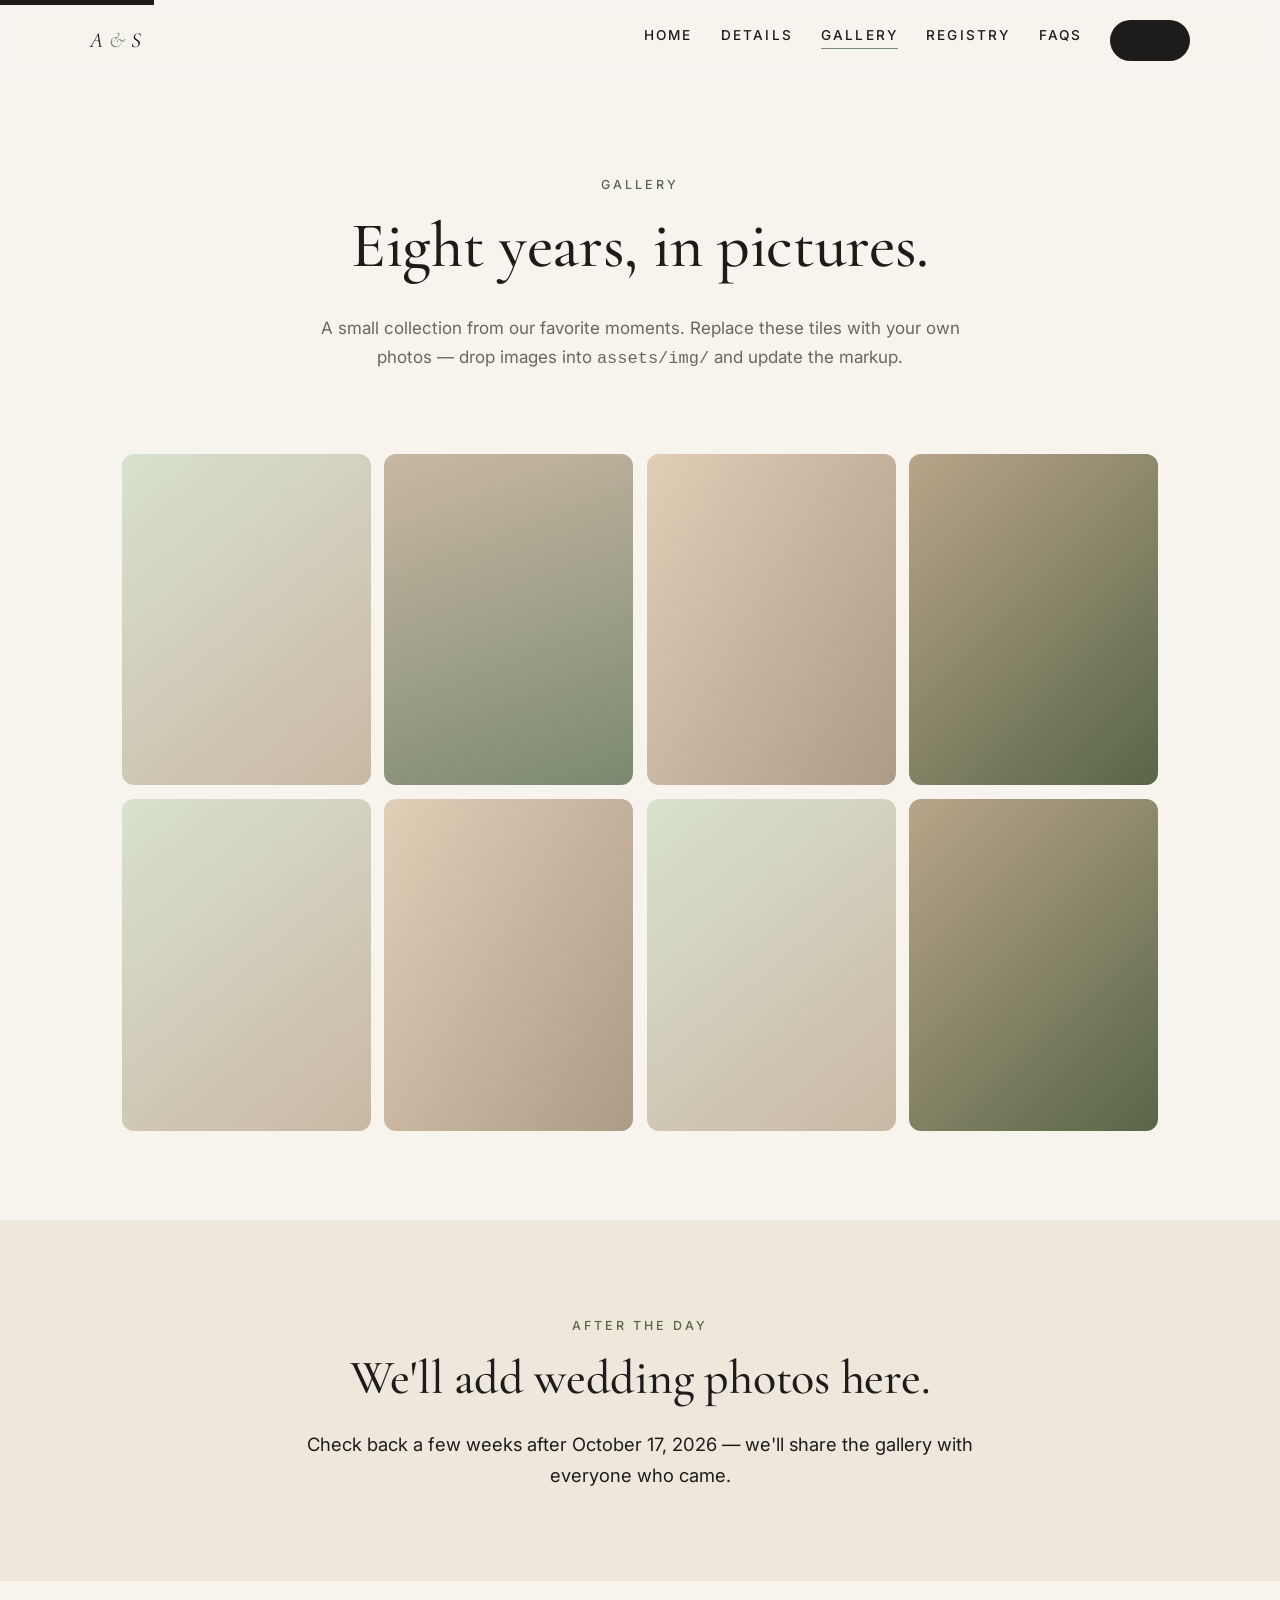
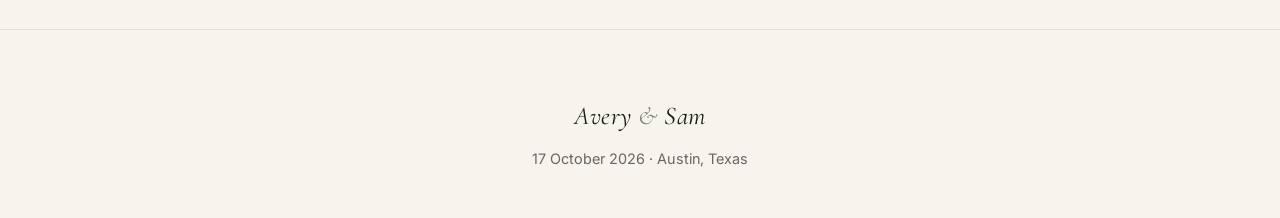
<file: template-1/gallery.html>
<!DOCTYPE html>
<html lang="en">
<head>
<meta charset="UTF-8">
<meta name="viewport" content="width=device-width, initial-scale=1">

<title>Gallery — Avery &amp; Sam · October 17, 2026</title>
<meta name="description" content="A collection of moments from us — through the years and through the planning.">
<meta name="robots" content="noindex, nofollow">

<link rel="preconnect" href="https://fonts.googleapis.com">
<link rel="preconnect" href="https://fonts.gstatic.com" crossorigin>
<link href="https://fonts.googleapis.com/css2?family=Cormorant+Garamond:ital,wght@0,400;0,500;1,400;1,500&family=Inter:wght@400;500;600&display=swap" rel="stylesheet">
<link rel="stylesheet" href="assets/css/styles.css">
<link rel="icon" href="data:image/svg+xml,%3Csvg xmlns='http://www.w3.org/2000/svg' viewBox='0 0 32 32'%3E%3Ctext y='26' font-size='28' font-family='serif' font-style='italic'%3EA%26S%3C/text%3E%3C/svg%3E">
</head>
<body>
<a class="skip-link" href="#main">Skip to content</a>

<header class="site-header">
  <div class="container nav" style="position: relative;">
    <a class="couple-mark" href="index.html">A <span class="script" style="color: var(--color-accent);">&amp;</span> S</a>
    <button class="nav-toggle" aria-expanded="false" aria-controls="primary-nav">Menu</button>
    <ul id="primary-nav" class="nav-links">
      <li><a href="index.html">Home</a></li>
      <li><a href="details.html">Details</a></li>
      <li><a href="gallery.html">Gallery</a></li>
      <li><a href="registry.html">Registry</a></li>
      <li><a href="faqs.html">FAQs</a></li>
      <li><a href="rsvp.html" class="btn btn-primary" style="padding: 0.5rem 1rem;">RSVP</a></li>
    </ul>
  </div>
</header>

<main id="main">

  <section style="padding-top: clamp(3rem, 8vw, 5.5rem); padding-bottom: 0;">
    <div class="container">
      <div class="section-head">
        <span class="eyebrow">Gallery</span>
        <h1 style="font-size: clamp(2.4rem, 6vw, 4rem);">Eight years, in pictures.</h1>
        <p>A small collection from our favorite moments. Replace these tiles with your own photos — drop images into <code>assets/img/</code> and update the markup.</p>
      </div>
    </div>
  </section>

  <section style="padding-top: clamp(1rem, 3vw, 2rem);">
    <div class="container">
      <div class="gallery">
        <!-- Each tile is a placeholder until you swap in real photos:
             <img src="assets/img/your-photo.jpg" alt="Caption" loading="lazy" style="width:100%; height:100%; object-fit:cover;">
        -->
        <div class="gallery-item" aria-hidden="true"></div>
        <div class="gallery-item" aria-hidden="true"></div>
        <div class="gallery-item" aria-hidden="true"></div>
        <div class="gallery-item" aria-hidden="true"></div>
        <div class="gallery-item" aria-hidden="true"></div>
        <div class="gallery-item" aria-hidden="true"></div>
        <div class="gallery-item" aria-hidden="true"></div>
        <div class="gallery-item" aria-hidden="true"></div>
      </div>
    </div>
  </section>

  <section class="bg-alt text-center">
    <div class="container">
      <span class="eyebrow">After the day</span>
      <h2>We'll add wedding photos here.</h2>
      <p class="lead" style="margin: 0 auto;">Check back a few weeks after October 17, 2026 — we'll share the gallery with everyone who came.</p>
    </div>
  </section>

</main>

<footer class="site-footer">
  <div class="container">
    <span class="couple-mark">Avery <span class="script" style="color: var(--color-accent);">&amp;</span> Sam</span>
    <p>17 October 2026 · Austin, Texas</p>
  </div>
</footer>

<script src="assets/js/main.js" defer></script>
</body>
</html>
</file>
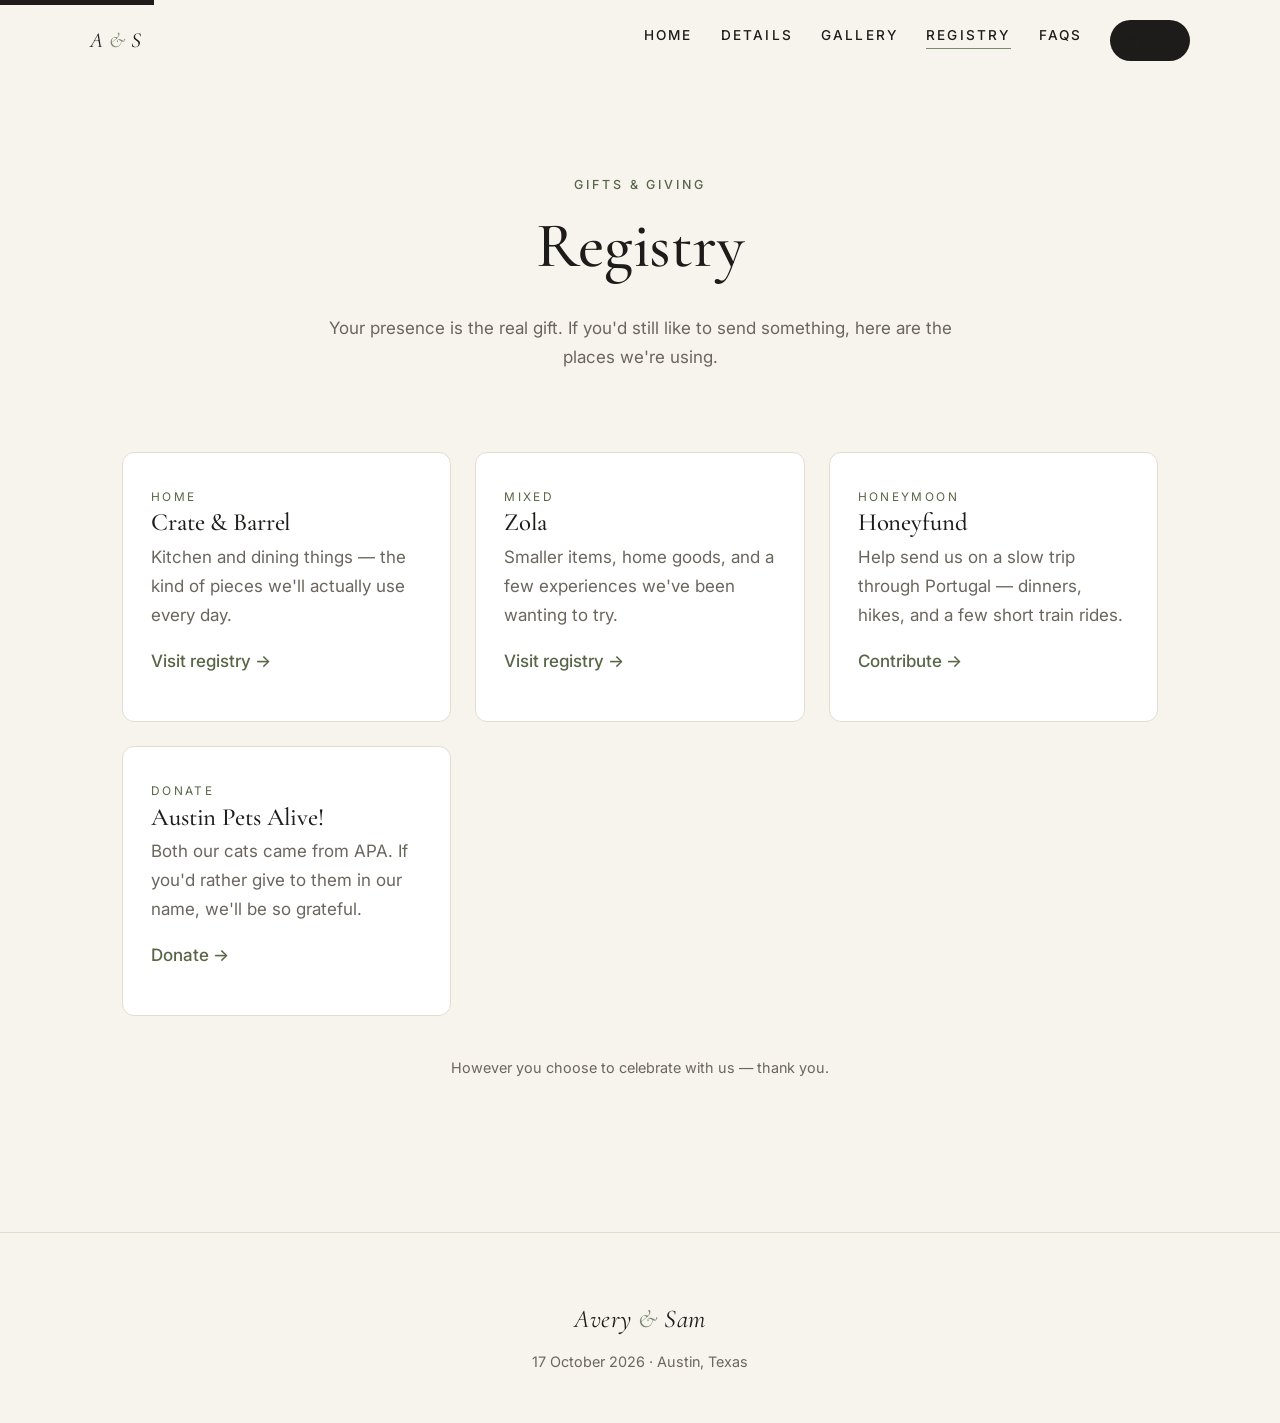
<file: template-1/registry.html>
<!DOCTYPE html>
<html lang="en">
<head>
<meta charset="UTF-8">
<meta name="viewport" content="width=device-width, initial-scale=1">

<title>Registry — Avery &amp; Sam · October 17, 2026</title>
<meta name="description" content="Gift registries and charitable donation options for Avery & Sam's wedding.">
<meta name="robots" content="noindex, nofollow">

<link rel="preconnect" href="https://fonts.googleapis.com">
<link rel="preconnect" href="https://fonts.gstatic.com" crossorigin>
<link href="https://fonts.googleapis.com/css2?family=Cormorant+Garamond:ital,wght@0,400;0,500;1,400;1,500&family=Inter:wght@400;500;600&display=swap" rel="stylesheet">
<link rel="stylesheet" href="assets/css/styles.css">
<link rel="icon" href="data:image/svg+xml,%3Csvg xmlns='http://www.w3.org/2000/svg' viewBox='0 0 32 32'%3E%3Ctext y='26' font-size='28' font-family='serif' font-style='italic'%3EA%26S%3C/text%3E%3C/svg%3E">
</head>
<body>
<a class="skip-link" href="#main">Skip to content</a>

<header class="site-header">
  <div class="container nav" style="position: relative;">
    <a class="couple-mark" href="index.html">A <span class="script" style="color: var(--color-accent);">&amp;</span> S</a>
    <button class="nav-toggle" aria-expanded="false" aria-controls="primary-nav">Menu</button>
    <ul id="primary-nav" class="nav-links">
      <li><a href="index.html">Home</a></li>
      <li><a href="details.html">Details</a></li>
      <li><a href="gallery.html">Gallery</a></li>
      <li><a href="registry.html">Registry</a></li>
      <li><a href="faqs.html">FAQs</a></li>
      <li><a href="rsvp.html" class="btn btn-primary" style="padding: 0.5rem 1rem;">RSVP</a></li>
    </ul>
  </div>
</header>

<main id="main">

  <section style="padding-top: clamp(3rem, 8vw, 5.5rem); padding-bottom: 0;">
    <div class="container">
      <div class="section-head">
        <span class="eyebrow">Gifts &amp; giving</span>
        <h1 style="font-size: clamp(2.4rem, 6vw, 4rem);">Registry</h1>
        <p>Your presence is the real gift. If you'd still like to send something, here are the places we're using.</p>
      </div>
    </div>
  </section>

  <section style="padding-top: clamp(1rem, 3vw, 2rem);">
    <div class="container">
      <div class="cards">

        <a class="card" href="https://example.com/registry/crateandbarrel" target="_blank" rel="noopener">
          <span class="label">Home</span>
          <h3>Crate &amp; Barrel</h3>
          <p>Kitchen and dining things — the kind of pieces we'll actually use every day.</p>
          <p style="color: var(--color-accent-dark); font-weight: 500; margin-top: 0.75rem;">Visit registry →</p>
        </a>

        <a class="card" href="https://example.com/registry/zola" target="_blank" rel="noopener">
          <span class="label">Mixed</span>
          <h3>Zola</h3>
          <p>Smaller items, home goods, and a few experiences we've been wanting to try.</p>
          <p style="color: var(--color-accent-dark); font-weight: 500; margin-top: 0.75rem;">Visit registry →</p>
        </a>

        <a class="card" href="https://example.com/registry/honeyfund" target="_blank" rel="noopener">
          <span class="label">Honeymoon</span>
          <h3>Honeyfund</h3>
          <p>Help send us on a slow trip through Portugal — dinners, hikes, and a few short train rides.</p>
          <p style="color: var(--color-accent-dark); font-weight: 500; margin-top: 0.75rem;">Contribute →</p>
        </a>

        <a class="card" href="https://example.com/donate" target="_blank" rel="noopener">
          <span class="label">Donate</span>
          <h3>Austin Pets Alive!</h3>
          <p>Both our cats came from APA. If you'd rather give to them in our name, we'll be so grateful.</p>
          <p style="color: var(--color-accent-dark); font-weight: 500; margin-top: 0.75rem;">Donate →</p>
        </a>

      </div>

      <p style="text-align: center; margin-top: 2.5rem; font-size: 0.9rem; color: var(--color-text-muted);">
        However you choose to celebrate with us — thank you.
      </p>
    </div>
  </section>

</main>

<footer class="site-footer">
  <div class="container">
    <span class="couple-mark">Avery <span class="script" style="color: var(--color-accent);">&amp;</span> Sam</span>
    <p>17 October 2026 · Austin, Texas</p>
  </div>
</footer>

<script src="assets/js/main.js" defer></script>
</body>
</html>
</file>
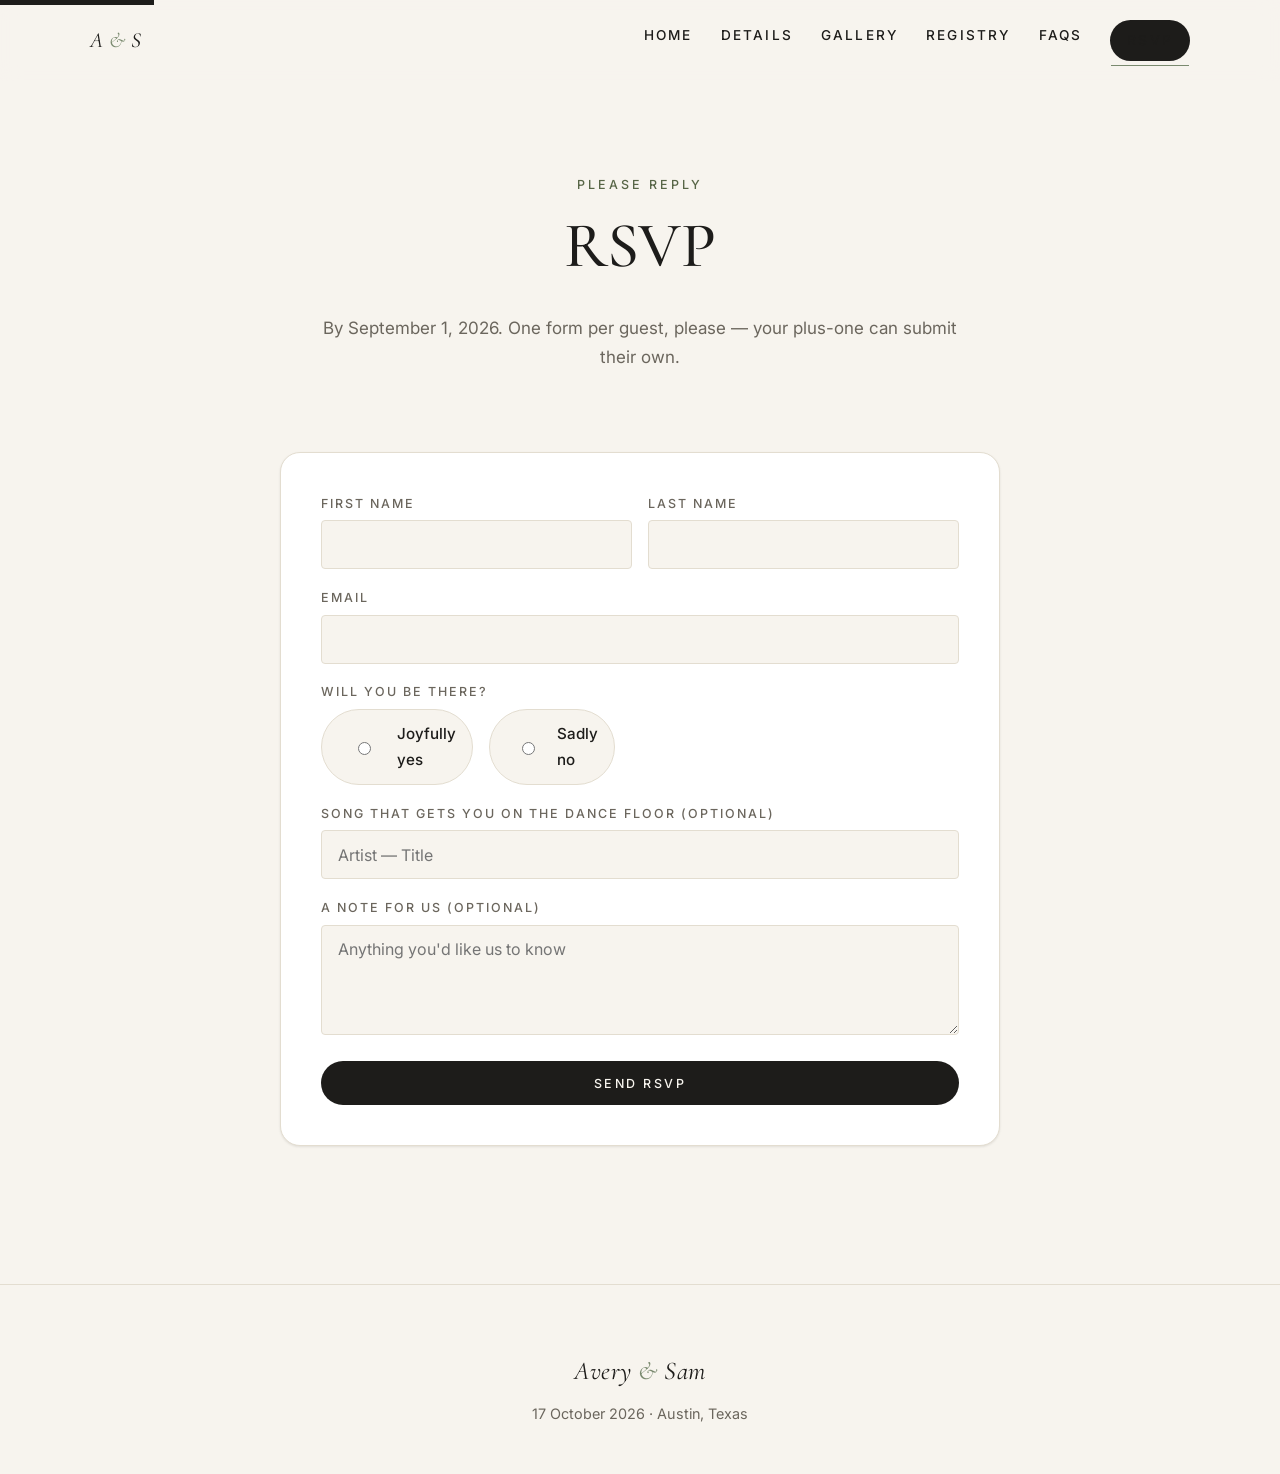
<file: template-1/rsvp.html>
<!DOCTYPE html>
<html lang="en">
<head>
<meta charset="UTF-8">
<meta name="viewport" content="width=device-width, initial-scale=1">

<title>RSVP — Avery &amp; Sam · October 17, 2026</title>
<meta name="description" content="Reply for Avery & Sam's wedding by September 1, 2026.">
<meta name="robots" content="noindex, nofollow">

<link rel="preconnect" href="https://fonts.googleapis.com">
<link rel="preconnect" href="https://fonts.gstatic.com" crossorigin>
<link href="https://fonts.googleapis.com/css2?family=Cormorant+Garamond:ital,wght@0,400;0,500;1,400;1,500&family=Inter:wght@400;500;600&display=swap" rel="stylesheet">
<link rel="stylesheet" href="assets/css/styles.css">
<link rel="icon" href="data:image/svg+xml,%3Csvg xmlns='http://www.w3.org/2000/svg' viewBox='0 0 32 32'%3E%3Ctext y='26' font-size='28' font-family='serif' font-style='italic'%3EA%26S%3C/text%3E%3C/svg%3E">
</head>
<body>
<a class="skip-link" href="#main">Skip to content</a>

<header class="site-header">
  <div class="container nav" style="position: relative;">
    <a class="couple-mark" href="index.html">A <span class="script" style="color: var(--color-accent);">&amp;</span> S</a>
    <button class="nav-toggle" aria-expanded="false" aria-controls="primary-nav">Menu</button>
    <ul id="primary-nav" class="nav-links">
      <li><a href="index.html">Home</a></li>
      <li><a href="details.html">Details</a></li>
      <li><a href="gallery.html">Gallery</a></li>
      <li><a href="registry.html">Registry</a></li>
      <li><a href="faqs.html">FAQs</a></li>
      <li><a href="rsvp.html" class="btn btn-primary" style="padding: 0.5rem 1rem;">RSVP</a></li>
    </ul>
  </div>
</header>

<main id="main">

  <section style="padding-top: clamp(3rem, 8vw, 5.5rem); padding-bottom: 0;">
    <div class="container">
      <div class="section-head">
        <span class="eyebrow">Please reply</span>
        <h1 style="font-size: clamp(2.4rem, 6vw, 4rem);">RSVP</h1>
        <p>By September 1, 2026. One form per guest, please — your plus-one can submit their own.</p>
      </div>
    </div>
  </section>

  <section style="padding-top: clamp(1rem, 3vw, 2rem);">
    <div class="container">
      <div class="form-card">
        <form id="rsvp-form" novalidate>

          <div class="form-row">
            <div class="field">
              <label for="first">First name</label>
              <input id="first" name="first" type="text" autocomplete="given-name" required>
            </div>
            <div class="field">
              <label for="last">Last name</label>
              <input id="last" name="last" type="text" autocomplete="family-name" required>
            </div>
          </div>

          <div class="field">
            <label for="email">Email</label>
            <input id="email" name="email" type="email" autocomplete="email" required>
          </div>

          <div class="field">
            <label>Will you be there?</label>
            <div class="radio-row">
              <label><input type="radio" name="attending" value="yes" required> Joyfully yes</label>
              <label><input type="radio" name="attending" value="no"> Sadly no</label>
            </div>
          </div>

          <!-- Conditional fields — shown only when attending -->
          <div data-if-attending style="display: none;">
            <div class="field">
              <label for="meal">Meal preference</label>
              <select id="meal" name="meal">
                <option value="">— Select —</option>
                <option value="chicken">Roast chicken</option>
                <option value="fish">Grilled fish</option>
                <option value="veg">Seasonal vegetable plate</option>
                <option value="kids">Kids' meal</option>
              </select>
            </div>

            <div class="field">
              <label for="dietary">Allergies or dietary notes</label>
              <input id="dietary" name="dietary" type="text" placeholder="e.g. gluten-free, no shellfish">
            </div>

            <div class="field">
              <label>Bringing a plus-one?</label>
              <div class="radio-row">
                <label><input type="radio" name="plus_one" value="yes"> Yes</label>
                <label><input type="radio" name="plus_one" value="no" checked> Just me</label>
              </div>
            </div>

            <div class="field">
              <label for="plus_one_name">Plus-one's name (if yes)</label>
              <input id="plus_one_name" name="plus_one_name" type="text">
            </div>

            <div class="field">
              <label>Need shuttle from the host hotel?</label>
              <div class="radio-row">
                <label><input type="radio" name="shuttle" value="yes"> Yes please</label>
                <label><input type="radio" name="shuttle" value="no" checked> Got it covered</label>
              </div>
            </div>
          </div>

          <div class="field">
            <label for="song">Song that gets you on the dance floor (optional)</label>
            <input id="song" name="song" type="text" placeholder="Artist — Title">
          </div>

          <div class="field">
            <label for="note">A note for us (optional)</label>
            <textarea id="note" name="note" placeholder="Anything you'd like us to know"></textarea>
          </div>

          <!-- Honeypot -->
          <div style="position: absolute; left: -9999px;" aria-hidden="true">
            <label for="company">Company</label>
            <input id="company" name="company" type="text" tabindex="-1" autocomplete="off">
          </div>

          <button type="submit" class="btn btn-primary" style="width: 100%; justify-content: center;">Send RSVP</button>

          <div id="rsvp-msg" class="form-msg" role="status" aria-live="polite"></div>
        </form>
      </div>
    </div>
  </section>

</main>

<footer class="site-footer">
  <div class="container">
    <span class="couple-mark">Avery <span class="script" style="color: var(--color-accent);">&amp;</span> Sam</span>
    <p>17 October 2026 · Austin, Texas</p>
  </div>
</footer>

<script src="assets/js/main.js" defer></script>
</body>
</html>
</file>
<file: assets/css/styles.css>
/* ============================================================
   Austin Wedding Services — Stylesheet
   Clean, modern, accessible. Mobile-first.
   ============================================================ */

:root {
  --color-bg: #faf8f5;
  --color-bg-alt: #f1ece4;
  --color-surface: #ffffff;
  --color-text: #1f1d1b;
  --color-text-muted: #6b6660;
  --color-accent: #b67866;
  --color-accent-dark: #8e5947;
  --color-border: #e6e0d6;
  --color-success: #4f7a4f;
  --color-error: #b34646;

  --font-serif: "Playfair Display", "Cormorant Garamond", Georgia, serif;
  --font-sans: "Inter", -apple-system, BlinkMacSystemFont, "Segoe UI", Roboto, sans-serif;

  --radius-sm: 4px;
  --radius-md: 10px;
  --radius-lg: 18px;

  --shadow-sm: 0 1px 2px rgba(31, 29, 27, 0.04), 0 1px 3px rgba(31, 29, 27, 0.06);
  --shadow-md: 0 4px 14px rgba(31, 29, 27, 0.08);
  --shadow-lg: 0 18px 40px rgba(31, 29, 27, 0.12);

  --max-w: 1180px;
  --gap: clamp(1rem, 2vw, 1.75rem);

  --ease: cubic-bezier(0.22, 0.61, 0.36, 1);
}

*,
*::before,
*::after { box-sizing: border-box; }

html { scroll-behavior: smooth; -webkit-text-size-adjust: 100%; }

body {
  margin: 0;
  font-family: var(--font-sans);
  font-size: 17px;
  line-height: 1.65;
  color: var(--color-text);
  background: var(--color-bg);
  -webkit-font-smoothing: antialiased;
  text-rendering: optimizeLegibility;
}

img, picture, svg, video { max-width: 100%; display: block; height: auto; }

a {
  color: var(--color-accent-dark);
  text-decoration: none;
  transition: color 160ms var(--ease);
}
a:hover, a:focus-visible { color: var(--color-text); }

:focus-visible {
  outline: 2px solid var(--color-accent);
  outline-offset: 3px;
  border-radius: 2px;
}

h1, h2, h3, h4 {
  font-family: var(--font-serif);
  font-weight: 500;
  line-height: 1.15;
  letter-spacing: -0.01em;
  margin: 0 0 0.5em;
  color: var(--color-text);
}

h1 { font-size: clamp(2.4rem, 5vw, 3.8rem); }
h2 { font-size: clamp(1.85rem, 3.5vw, 2.6rem); }
h3 { font-size: clamp(1.25rem, 2vw, 1.5rem); }
p  { margin: 0 0 1em; color: var(--color-text-muted); }
p.lead { font-size: 1.15rem; color: var(--color-text); max-width: 60ch; }

.container {
  width: 100%;
  max-width: var(--max-w);
  margin: 0 auto;
  padding: 0 clamp(1rem, 4vw, 2rem);
}

.eyebrow {
  display: inline-block;
  font-size: 0.78rem;
  letter-spacing: 0.18em;
  text-transform: uppercase;
  color: var(--color-accent-dark);
  font-weight: 600;
  margin-bottom: 0.85rem;
}

/* ---------- Skip link ---------- */
.skip-link {
  position: absolute;
  top: -40px;
  left: 0;
  background: var(--color-text);
  color: var(--color-bg);
  padding: 0.5rem 1rem;
  z-index: 100;
  text-decoration: none;
}
.skip-link:focus { top: 0; }

/* ---------- Header / Nav ---------- */
.site-header {
  position: sticky;
  top: 0;
  z-index: 50;
  background: rgba(250, 248, 245, 0.88);
  backdrop-filter: saturate(140%) blur(10px);
  -webkit-backdrop-filter: saturate(140%) blur(10px);
  border-bottom: 1px solid var(--color-border);
}
.nav {
  display: flex;
  align-items: center;
  justify-content: space-between;
  gap: 1rem;
  padding: 1rem 0;
}
.brand {
  font-family: var(--font-serif);
  font-size: 1.35rem;
  font-weight: 500;
  letter-spacing: -0.01em;
  color: var(--color-text);
}
.brand span { color: var(--color-accent); }

.nav-links {
  display: flex;
  gap: 1.75rem;
  list-style: none;
  margin: 0;
  padding: 0;
}
.nav-links a {
  color: var(--color-text);
  font-size: 0.95rem;
  font-weight: 500;
  position: relative;
}
.nav-links a::after {
  content: "";
  position: absolute;
  left: 0; right: 0; bottom: -6px;
  height: 1px;
  background: var(--color-accent);
  transform: scaleX(0);
  transform-origin: left;
  transition: transform 200ms var(--ease);
}
.nav-links a:hover::after,
.nav-links a[aria-current="page"]::after { transform: scaleX(1); }

.nav-toggle {
  display: none;
  background: none;
  border: 1px solid var(--color-border);
  border-radius: var(--radius-sm);
  padding: 0.5rem 0.7rem;
  cursor: pointer;
  font-size: 1rem;
}

@media (max-width: 760px) {
  .nav-toggle { display: inline-flex; }
  .nav-links {
    position: absolute;
    inset: 100% 0 auto 0;
    background: var(--color-bg);
    flex-direction: column;
    gap: 0;
    padding: 0.5rem 1.5rem 1.5rem;
    border-bottom: 1px solid var(--color-border);
    box-shadow: var(--shadow-md);
    display: none;
  }
  .nav-links.is-open { display: flex; }
  .nav-links a { display: block; padding: 0.85rem 0; border-bottom: 1px solid var(--color-border); }
  .nav-links li:last-child a { border-bottom: 0; }
}

/* ---------- Buttons ---------- */
.btn {
  display: inline-flex;
  align-items: center;
  gap: 0.5rem;
  padding: 0.9rem 1.6rem;
  border-radius: 999px;
  font-weight: 600;
  font-size: 0.95rem;
  cursor: pointer;
  border: 1px solid transparent;
  transition: transform 160ms var(--ease), background 160ms var(--ease), color 160ms var(--ease), box-shadow 160ms var(--ease);
  text-decoration: none;
  font-family: inherit;
}
.btn-primary {
  background: var(--color-text);
  color: var(--color-bg);
}
.btn-primary:hover { background: var(--color-accent-dark); color: #fff; transform: translateY(-1px); box-shadow: var(--shadow-md); }
.btn-secondary {
  background: transparent;
  color: var(--color-text);
  border-color: var(--color-text);
}
.btn-secondary:hover { background: var(--color-text); color: var(--color-bg); }

/* ---------- Hero ---------- */
.hero {
  padding: clamp(3.5rem, 10vw, 6.5rem) 0 clamp(3rem, 8vw, 5rem);
  position: relative;
  overflow: hidden;
}
.hero-inner {
  display: grid;
  grid-template-columns: 1.1fr 1fr;
  gap: clamp(2rem, 5vw, 4rem);
  align-items: center;
}
.hero-art {
  position: relative;
  aspect-ratio: 4 / 5;
  border-radius: var(--radius-lg);
  background:
    radial-gradient(120% 80% at 80% 10%, #efd9cd 0%, transparent 60%),
    linear-gradient(160deg, #d9c0b3 0%, #b67866 100%);
  box-shadow: var(--shadow-lg);
  overflow: hidden;
}
.hero-art::after {
  content: "";
  position: absolute;
  inset: 0;
  background: radial-gradient(circle at 30% 30%, rgba(255,255,255,0.3), transparent 50%);
}
.hero-meta {
  display: inline-flex;
  align-items: center;
  gap: 0.6rem;
  font-size: 0.85rem;
  color: var(--color-text-muted);
  margin-bottom: 1rem;
}
.hero-meta .dot { width: 6px; height: 6px; background: var(--color-accent); border-radius: 50%; }

.hero-actions { display: flex; flex-wrap: wrap; gap: 0.8rem; margin-top: 1.5rem; }

@media (max-width: 860px) {
  .hero-inner { grid-template-columns: 1fr; }
  .hero-art { order: -1; aspect-ratio: 16 / 11; }
}

/* ---------- Sections ---------- */
section { padding: clamp(3rem, 7vw, 5.5rem) 0; }

.section-head {
  text-align: center;
  max-width: 640px;
  margin: 0 auto clamp(2rem, 4vw, 3rem);
}
.section-head p { margin: 0 auto; }

/* ---------- Cards / Services ---------- */
.grid {
  display: grid;
  gap: var(--gap);
}
.grid-2 { grid-template-columns: repeat(auto-fit, minmax(280px, 1fr)); }
.grid-3 { grid-template-columns: repeat(auto-fit, minmax(260px, 1fr)); }

.card {
  background: var(--color-surface);
  border: 1px solid var(--color-border);
  border-radius: var(--radius-lg);
  padding: clamp(1.5rem, 3vw, 2.25rem);
  transition: transform 200ms var(--ease), box-shadow 200ms var(--ease), border-color 200ms var(--ease);
  display: flex;
  flex-direction: column;
}
.card:hover { transform: translateY(-3px); box-shadow: var(--shadow-md); border-color: #d9d2c4; }
.card .icon {
  width: 44px; height: 44px;
  border-radius: 12px;
  background: var(--color-bg-alt);
  color: var(--color-accent-dark);
  display: grid; place-items: center;
  margin-bottom: 1rem;
  font-size: 1.25rem;
}
.card h3 { margin-bottom: 0.4rem; }
.card ul { margin: 0.75rem 0 1.5rem; padding-left: 1.1rem; color: var(--color-text-muted); }
.card ul li { margin-bottom: 0.35rem; }
.card .card-cta { margin-top: auto; font-weight: 600; color: var(--color-accent-dark); display: inline-flex; align-items: center; gap: 0.35rem; }
.card .card-cta::after { content: "→"; transition: transform 200ms var(--ease); }
.card .card-cta:hover::after { transform: translateX(3px); }

/* ---------- Pricing ---------- */
.price-grid { grid-template-columns: repeat(auto-fit, minmax(290px, 1fr)); }
.price-card {
  background: var(--color-surface);
  border: 1px solid var(--color-border);
  border-radius: var(--radius-lg);
  padding: 2rem;
  display: flex;
  flex-direction: column;
}
.price-card.featured {
  border-color: var(--color-accent);
  position: relative;
}
.price-card.featured::before {
  content: "Most booked";
  position: absolute;
  top: -12px; left: 50%; transform: translateX(-50%);
  background: var(--color-accent);
  color: #fff;
  font-size: 0.72rem;
  letter-spacing: 0.12em;
  text-transform: uppercase;
  padding: 0.3rem 0.7rem;
  border-radius: 999px;
}
.price-card .price {
  font-family: var(--font-serif);
  font-size: 2.4rem;
  margin: 0.5rem 0 0.25rem;
}
.price-card .price small { font-size: 0.95rem; color: var(--color-text-muted); font-family: var(--font-sans); }
.price-card ul {
  list-style: none;
  padding: 0;
  margin: 1.5rem 0 2rem;
  color: var(--color-text-muted);
  font-size: 0.97rem;
}
.price-card ul li {
  padding: 0.55rem 0;
  border-bottom: 1px solid var(--color-border);
  display: flex; align-items: flex-start; gap: 0.6rem;
}
.price-card ul li::before {
  content: "✓"; color: var(--color-accent-dark); font-weight: 700;
}
.price-card .btn { margin-top: auto; justify-content: center; }

/* ---------- Service split ---------- */
.split {
  display: grid;
  grid-template-columns: 1fr 1fr;
  gap: clamp(2rem, 5vw, 4rem);
  align-items: center;
}
.split.reverse > :first-child { order: 2; }
.split-visual {
  aspect-ratio: 5 / 4;
  border-radius: var(--radius-lg);
  box-shadow: var(--shadow-md);
  overflow: hidden;
  position: relative;
}
.split-visual.theme-web {
  background: linear-gradient(135deg, #2f2a26 0%, #5a4a40 100%);
  display: grid;
  place-items: center;
}
.split-visual.theme-web::after {
  content: "";
  position: absolute;
  inset: 12% 10%;
  background:
    linear-gradient(transparent 0 24px, rgba(255,255,255,0.06) 24px 25px, transparent 25px) 0 0/100% 32px,
    linear-gradient(90deg, rgba(255,255,255,0.04) 0 1px, transparent 1px) 0 0/72px 100%,
    #1a1716;
  border-radius: 10px;
  box-shadow: 0 14px 30px rgba(0,0,0,0.35);
}
.split-visual.theme-waxing {
  background:
    radial-gradient(60% 60% at 30% 30%, #fde6db 0%, transparent 60%),
    radial-gradient(80% 70% at 80% 80%, #efc8b6 0%, transparent 60%),
    linear-gradient(135deg, #f5d9c7 0%, #d49b85 100%);
}
@media (max-width: 800px) {
  .split { grid-template-columns: 1fr; }
  .split.reverse > :first-child { order: 0; }
}

/* ---------- Gallery ---------- */
.gallery {
  display: grid;
  grid-template-columns: repeat(auto-fill, minmax(280px, 1fr));
  gap: 1.25rem;
}
.gallery-item {
  position: relative;
  border-radius: var(--radius-md);
  overflow: hidden;
  background: var(--color-bg-alt);
  aspect-ratio: 4 / 3;
  display: block;
  transition: transform 200ms var(--ease);
}
.gallery-item:hover { transform: translateY(-2px); }
.gallery-item .placeholder {
  position: absolute; inset: 0;
  background: linear-gradient(135deg, #d9c0b3, #b67866);
  display: grid; place-items: center;
  color: #fff;
  font-family: var(--font-serif);
  font-size: 1.4rem;
}
.gallery-item .meta {
  position: absolute; left: 0; right: 0; bottom: 0;
  padding: 0.85rem 1rem;
  background: linear-gradient(to top, rgba(0,0,0,0.7), transparent);
  color: #fff;
  display: flex; justify-content: space-between; align-items: center;
  font-size: 0.9rem;
}
.gallery-item .meta a { color: #fff; text-decoration: underline; }
.gallery-coming {
  display: grid; place-items: center;
  border: 2px dashed var(--color-border);
  background: transparent;
  color: var(--color-text-muted);
  font-style: italic;
}

/* ---------- FAQ ---------- */
.faq-group { max-width: 780px; margin: 0 auto; }
.faq-group + .faq-group { margin-top: 3rem; }
.faq-group h2 { text-align: center; margin-bottom: 1.5rem; }
details.faq {
  background: var(--color-surface);
  border: 1px solid var(--color-border);
  border-radius: var(--radius-md);
  padding: 1.1rem 1.4rem;
  margin-bottom: 0.75rem;
  transition: border-color 160ms var(--ease);
}
details.faq[open] { border-color: var(--color-accent); }
details.faq summary {
  cursor: pointer;
  font-weight: 600;
  font-size: 1.02rem;
  list-style: none;
  display: flex; justify-content: space-between; align-items: center;
  gap: 1rem;
}
details.faq summary::-webkit-details-marker { display: none; }
details.faq summary::after {
  content: "+";
  font-size: 1.4rem;
  color: var(--color-accent-dark);
  transition: transform 200ms var(--ease);
  font-weight: 400;
}
details.faq[open] summary::after { content: "−"; }
details.faq p { margin: 0.75rem 0 0; color: var(--color-text-muted); }

/* ---------- Form ---------- */
.form-wrap {
  max-width: 720px;
  margin: 0 auto;
  background: var(--color-surface);
  border: 1px solid var(--color-border);
  border-radius: var(--radius-lg);
  padding: clamp(1.5rem, 4vw, 2.5rem);
  box-shadow: var(--shadow-sm);
}
.form-row { display: grid; gap: 1rem; grid-template-columns: 1fr 1fr; }
@media (max-width: 600px) { .form-row { grid-template-columns: 1fr; } }
.field { margin-bottom: 1.1rem; }
.field label {
  display: block;
  font-size: 0.88rem;
  font-weight: 600;
  margin-bottom: 0.35rem;
  color: var(--color-text);
}
.field input,
.field select,
.field textarea {
  width: 100%;
  padding: 0.85rem 1rem;
  border: 1px solid var(--color-border);
  border-radius: var(--radius-sm);
  font-size: 1rem;
  font-family: inherit;
  background: var(--color-bg);
  color: var(--color-text);
  transition: border-color 160ms var(--ease), box-shadow 160ms var(--ease);
}
.field input:focus,
.field select:focus,
.field textarea:focus {
  outline: none;
  border-color: var(--color-accent);
  box-shadow: 0 0 0 3px rgba(182, 120, 102, 0.18);
}
.field textarea { min-height: 130px; resize: vertical; }
.checks {
  display: flex; gap: 1.25rem; flex-wrap: wrap;
  border: 1px solid var(--color-border);
  border-radius: var(--radius-sm);
  padding: 0.75rem 1rem;
  background: var(--color-bg);
}
.checks label { display: inline-flex; gap: 0.5rem; align-items: center; font-weight: 500; margin: 0; }
.form-msg {
  margin-top: 1rem;
  padding: 0.85rem 1rem;
  border-radius: var(--radius-sm);
  display: none;
}
.form-msg.show { display: block; }
.form-msg.success { background: rgba(79, 122, 79, 0.1); color: var(--color-success); }
.form-msg.error { background: rgba(179, 70, 70, 0.08); color: var(--color-error); }

/* ---------- Footer ---------- */
.site-footer {
  background: #1f1d1b;
  color: #d3cec5;
  padding: 4rem 0 2rem;
  margin-top: 4rem;
}
.site-footer a { color: #ece6da; }
.footer-grid {
  display: grid;
  grid-template-columns: 1.4fr 1fr 1fr 1fr;
  gap: 2rem;
  margin-bottom: 2.5rem;
}
@media (max-width: 760px) { .footer-grid { grid-template-columns: 1fr 1fr; } }
.footer-grid h4 {
  font-family: var(--font-sans);
  font-size: 0.78rem;
  letter-spacing: 0.18em;
  text-transform: uppercase;
  color: #a39a8a;
  margin: 0 0 0.85rem;
  font-weight: 600;
}
.footer-grid ul { list-style: none; padding: 0; margin: 0; }
.footer-grid li { margin-bottom: 0.45rem; }
.footer-brand { font-family: var(--font-serif); font-size: 1.4rem; color: #fff; margin-bottom: 0.5rem; }
.footer-brand + p { color: #a39a8a; max-width: 36ch; }
.footer-bottom {
  border-top: 1px solid #2e2a26;
  padding-top: 1.5rem;
  display: flex;
  justify-content: space-between;
  gap: 1rem;
  flex-wrap: wrap;
  color: #8c8478;
  font-size: 0.85rem;
}

/* ---------- Utility ---------- */
.bg-alt { background: var(--color-bg-alt); }
.text-center { text-align: center; }
.mt-0 { margin-top: 0; }
.mb-0 { margin-bottom: 0; }
.divider { height: 1px; background: var(--color-border); margin: 4rem 0; }

@media (prefers-reduced-motion: reduce) {
  *, *::before, *::after {
    animation-duration: 0.01ms !important;
    transition-duration: 0.01ms !important;
    scroll-behavior: auto !important;
  }
}
</file>
<file: template-1/assets/css/styles.css>
/* ============================================================
   Couples Wedding Template — Stylesheet
   Soft, modern, easy to recolor via CSS custom properties.
   ============================================================ */

:root {
  /* Brand palette — change here to rebrand the whole site */
  --color-bg: #f7f4ee;
  --color-bg-alt: #ede7dc;
  --color-surface: #ffffff;
  --color-text: #1d1c1a;
  --color-text-muted: #6b665d;
  --color-accent: #7a8a6f;          /* sage */
  --color-accent-dark: #586647;
  --color-border: #e3ddd0;

  --font-display: "Cormorant Garamond", "Playfair Display", Georgia, serif;
  --font-body: "Inter", -apple-system, BlinkMacSystemFont, "Segoe UI", Roboto, sans-serif;

  --radius-sm: 4px;
  --radius-md: 12px;
  --radius-lg: 20px;

  --shadow-sm: 0 1px 2px rgba(29, 28, 26, 0.04), 0 1px 3px rgba(29, 28, 26, 0.06);
  --shadow-md: 0 6px 18px rgba(29, 28, 26, 0.08);
  --shadow-lg: 0 22px 50px rgba(29, 28, 26, 0.14);

  --max-w: 1100px;
  --ease: cubic-bezier(0.22, 0.61, 0.36, 1);
}

*, *::before, *::after { box-sizing: border-box; }

html { scroll-behavior: smooth; }

body {
  margin: 0;
  font-family: var(--font-body);
  font-size: 17px;
  line-height: 1.7;
  color: var(--color-text);
  background: var(--color-bg);
  -webkit-font-smoothing: antialiased;
  text-rendering: optimizeLegibility;
}

img, picture, svg, video { max-width: 100%; display: block; height: auto; }

a {
  color: var(--color-accent-dark);
  text-decoration: none;
  transition: color 160ms var(--ease);
}
a:hover, a:focus-visible { color: var(--color-text); }

:focus-visible {
  outline: 2px solid var(--color-accent);
  outline-offset: 3px;
  border-radius: 2px;
}

h1, h2, h3 {
  font-family: var(--font-display);
  font-weight: 500;
  line-height: 1.1;
  letter-spacing: -0.005em;
  margin: 0 0 0.5em;
  color: var(--color-text);
}
h1 { font-size: clamp(2.6rem, 7vw, 5rem); }
h2 { font-size: clamp(2rem, 4.5vw, 3rem); }
h3 { font-size: clamp(1.3rem, 2vw, 1.55rem); }
p { margin: 0 0 1em; color: var(--color-text-muted); }
p.lead { font-size: 1.15rem; color: var(--color-text); max-width: 56ch; }

.container {
  width: 100%;
  max-width: var(--max-w);
  margin: 0 auto;
  padding: 0 clamp(1rem, 4vw, 2rem);
}

.eyebrow {
  display: inline-block;
  font-size: 0.78rem;
  letter-spacing: 0.24em;
  text-transform: uppercase;
  color: var(--color-accent-dark);
  font-weight: 500;
  margin-bottom: 1rem;
}

.script {
  font-family: var(--font-display);
  font-style: italic;
  font-weight: 400;
}

/* ---------- Skip link ---------- */
.skip-link {
  position: absolute; top: -40px; left: 0;
  background: var(--color-text); color: var(--color-bg);
  padding: 0.5rem 1rem; z-index: 100;
}
.skip-link:focus { top: 0; }

/* ---------- Header ---------- */
.site-header {
  position: sticky; top: 0; z-index: 50;
  background: rgba(247, 244, 238, 0.92);
  backdrop-filter: saturate(140%) blur(10px);
  -webkit-backdrop-filter: saturate(140%) blur(10px);
}
.nav {
  display: flex; align-items: center; justify-content: space-between;
  padding: 1.25rem 0;
}
.couple-mark {
  font-family: var(--font-display);
  font-size: 1.35rem;
  font-style: italic;
  letter-spacing: 0.02em;
  color: var(--color-text);
}
.nav-links {
  display: flex; gap: 1.75rem;
  list-style: none; margin: 0; padding: 0;
}
.nav-links a {
  color: var(--color-text);
  font-size: 0.85rem;
  letter-spacing: 0.16em;
  text-transform: uppercase;
  font-weight: 500;
  position: relative;
}
.nav-links a::after {
  content: "";
  position: absolute; left: 0; right: 0; bottom: -6px;
  height: 1px; background: var(--color-accent);
  transform: scaleX(0); transform-origin: left;
  transition: transform 200ms var(--ease);
}
.nav-links a:hover::after,
.nav-links a[aria-current="page"]::after { transform: scaleX(1); }

.nav-toggle {
  display: none;
  background: none; border: 1px solid var(--color-border);
  border-radius: 4px; padding: 0.5rem 0.7rem; cursor: pointer;
  font-family: inherit; font-size: 0.85rem; letter-spacing: 0.1em; text-transform: uppercase;
}
@media (max-width: 800px) {
  .nav-toggle { display: inline-flex; }
  .nav-links {
    position: absolute; inset: 100% 0 auto 0;
    background: var(--color-bg);
    flex-direction: column; gap: 0;
    padding: 0.5rem 1.5rem 1.5rem;
    border-bottom: 1px solid var(--color-border);
    box-shadow: var(--shadow-md);
    display: none;
  }
  .nav-links.is-open { display: flex; }
  .nav-links a { padding: 0.85rem 0; border-bottom: 1px solid var(--color-border); }
  .nav-links li:last-child a { border-bottom: 0; }
}

/* ---------- Buttons ---------- */
.btn {
  display: inline-flex; align-items: center; gap: 0.5rem;
  padding: 0.85rem 1.6rem;
  border-radius: 999px;
  font-family: inherit; font-weight: 500;
  font-size: 0.78rem; letter-spacing: 0.2em; text-transform: uppercase;
  cursor: pointer; border: 1px solid transparent; text-decoration: none;
  transition: transform 160ms var(--ease), background 160ms var(--ease), color 160ms var(--ease);
}
.btn-primary {
  background: var(--color-text); color: var(--color-bg);
}
.btn-primary:hover { background: var(--color-accent-dark); color: #fff; transform: translateY(-1px); }
.btn-outline {
  border-color: var(--color-text); color: var(--color-text); background: transparent;
}
.btn-outline:hover { background: var(--color-text); color: var(--color-bg); }

/* ---------- Hero ---------- */
.hero {
  text-align: center;
  padding: clamp(4rem, 12vw, 9rem) 0 clamp(3rem, 8vw, 6rem);
  position: relative;
}
.hero .ampersand {
  font-family: var(--font-display);
  font-style: italic;
  font-size: clamp(3rem, 8vw, 6rem);
  color: var(--color-accent);
  line-height: 0.7;
  display: block;
  margin: 0.2em 0;
}
.hero .names {
  font-family: var(--font-display);
  font-weight: 400;
  font-size: clamp(3rem, 9vw, 6.5rem);
  line-height: 1;
  letter-spacing: -0.01em;
  margin: 0;
}
.hero .date-line {
  margin-top: 1.5rem;
  letter-spacing: 0.32em;
  text-transform: uppercase;
  font-size: 0.85rem;
  color: var(--color-text-muted);
}
.hero .date-line span { color: var(--color-text); }
.hero-image {
  margin-top: clamp(2.5rem, 6vw, 4rem);
  aspect-ratio: 16 / 9;
  border-radius: var(--radius-lg);
  overflow: hidden;
  background:
    radial-gradient(60% 60% at 30% 30%, #d8e1cf 0%, transparent 60%),
    radial-gradient(80% 80% at 80% 70%, #c9b8a3 0%, transparent 60%),
    linear-gradient(135deg, #c9b8a3 0%, #7a8a6f 100%);
  box-shadow: var(--shadow-lg);
  max-width: 980px;
  margin-left: auto; margin-right: auto;
}

/* ---------- Countdown ---------- */
.countdown {
  display: flex; justify-content: center; flex-wrap: wrap; gap: 1.5rem;
  margin-top: 2rem;
}
.count-cell {
  text-align: center;
  min-width: 88px;
}
.count-cell .num {
  font-family: var(--font-display);
  font-size: clamp(2.2rem, 5vw, 3.4rem);
  line-height: 1;
  color: var(--color-text);
}
.count-cell .label {
  display: block;
  margin-top: 0.4rem;
  font-size: 0.72rem; letter-spacing: 0.2em; text-transform: uppercase;
  color: var(--color-text-muted);
}

/* ---------- Sections ---------- */
section { padding: clamp(3rem, 7vw, 6rem) 0; }
.section-head { text-align: center; max-width: 640px; margin: 0 auto clamp(2rem, 4vw, 3rem); }

.divider-mark {
  text-align: center;
  font-family: var(--font-display);
  font-style: italic;
  color: var(--color-accent);
  font-size: 1.6rem;
  margin: clamp(2rem, 5vw, 3rem) 0;
}
.divider-mark::before, .divider-mark::after {
  content: "—";
  color: var(--color-border);
  margin: 0 0.6rem;
}

/* ---------- Story / Cards ---------- */
.story {
  display: grid;
  grid-template-columns: 1fr 1fr;
  gap: clamp(2rem, 5vw, 4rem);
  align-items: center;
}
.story-image {
  aspect-ratio: 4 / 5;
  border-radius: var(--radius-lg);
  background: linear-gradient(140deg, #e2cdb7, #7a8a6f);
  box-shadow: var(--shadow-md);
}
@media (max-width: 760px) {
  .story { grid-template-columns: 1fr; }
}

.cards {
  display: grid;
  gap: 1.5rem;
  grid-template-columns: repeat(auto-fit, minmax(260px, 1fr));
}
.card {
  background: var(--color-surface);
  border: 1px solid var(--color-border);
  border-radius: var(--radius-md);
  padding: 1.75rem;
  transition: transform 200ms var(--ease), box-shadow 200ms var(--ease);
}
.card:hover { transform: translateY(-3px); box-shadow: var(--shadow-md); }
.card h3 { margin-bottom: 0.4rem; }
.card .label {
  font-size: 0.74rem; letter-spacing: 0.2em; text-transform: uppercase;
  color: var(--color-accent-dark);
  margin-bottom: 0.5rem;
}

/* ---------- Schedule timeline ---------- */
.timeline {
  max-width: 760px;
  margin: 0 auto;
  position: relative;
}
.timeline::before {
  content: "";
  position: absolute;
  left: 78px; top: 0; bottom: 0;
  width: 1px; background: var(--color-border);
}
.event {
  display: grid;
  grid-template-columns: 96px 1fr;
  gap: 1.5rem;
  align-items: flex-start;
  padding: 1.2rem 0;
  position: relative;
}
.event::before {
  content: "";
  position: absolute;
  left: 73px; top: 1.6rem;
  width: 11px; height: 11px;
  border-radius: 50%;
  background: var(--color-accent);
  box-shadow: 0 0 0 4px var(--color-bg);
}
.event time {
  font-family: var(--font-display);
  font-size: 1.3rem;
  color: var(--color-text);
}
.event h3 { margin: 0 0 0.2rem; font-size: 1.2rem; }
.event p { margin: 0; }
@media (max-width: 560px) {
  .timeline::before { left: 60px; }
  .event { grid-template-columns: 76px 1fr; gap: 1rem; }
  .event::before { left: 56px; }
}

/* ---------- Gallery ---------- */
.gallery {
  display: grid;
  grid-template-columns: repeat(auto-fit, minmax(220px, 1fr));
  gap: 0.85rem;
}
.gallery-item {
  aspect-ratio: 3 / 4;
  border-radius: var(--radius-md);
  background: linear-gradient(140deg, #d8e1cf 0%, #c9b8a3 100%);
  position: relative;
  overflow: hidden;
}
.gallery-item:nth-child(2n)   { background: linear-gradient(160deg, #c9b8a3, #7a8a6f); }
.gallery-item:nth-child(3n)   { background: linear-gradient(120deg, #e2cdb7, #ad9b85); }
.gallery-item:nth-child(4n)   { background: linear-gradient(135deg, #b9a48a, #586647); }

/* ---------- FAQ ---------- */
.faq-list { max-width: 760px; margin: 0 auto; }
details.faq {
  border-bottom: 1px solid var(--color-border);
  padding: 1.1rem 0;
}
details.faq summary {
  cursor: pointer;
  list-style: none;
  display: flex; justify-content: space-between; align-items: center;
  gap: 1rem;
  font-family: var(--font-display);
  font-size: 1.3rem;
  color: var(--color-text);
}
details.faq summary::-webkit-details-marker { display: none; }
details.faq summary::after {
  content: "+";
  font-family: var(--font-body);
  font-size: 1.4rem;
  color: var(--color-accent-dark);
  transition: transform 200ms var(--ease);
}
details.faq[open] summary::after { content: "−"; }
details.faq p { margin: 0.6rem 0 0; }

/* ---------- Form ---------- */
.form-card {
  max-width: 720px;
  margin: 0 auto;
  background: var(--color-surface);
  border: 1px solid var(--color-border);
  border-radius: var(--radius-lg);
  padding: clamp(1.5rem, 4vw, 2.5rem);
  box-shadow: var(--shadow-sm);
}
.form-row { display: grid; grid-template-columns: 1fr 1fr; gap: 1rem; }
@media (max-width: 540px) { .form-row { grid-template-columns: 1fr; } }
.field { margin-bottom: 1.1rem; }
.field label {
  display: block;
  font-size: 0.78rem; letter-spacing: 0.16em; text-transform: uppercase;
  font-weight: 500;
  margin-bottom: 0.4rem;
  color: var(--color-text-muted);
}
.field input, .field select, .field textarea {
  width: 100%;
  padding: 0.85rem 1rem;
  border: 1px solid var(--color-border);
  border-radius: var(--radius-sm);
  font-size: 1rem; font-family: inherit;
  background: var(--color-bg);
  color: var(--color-text);
  transition: border-color 160ms var(--ease), box-shadow 160ms var(--ease);
}
.field input:focus, .field select:focus, .field textarea:focus {
  outline: none; border-color: var(--color-accent);
  box-shadow: 0 0 0 3px rgba(122, 138, 111, 0.18);
}
.field textarea { min-height: 110px; resize: vertical; }
.radio-row {
  display: flex; gap: 1rem; flex-wrap: wrap;
}
.radio-row label {
  display: inline-flex; align-items: center; gap: 0.5rem;
  padding: 0.7rem 1rem;
  border: 1px solid var(--color-border);
  border-radius: 999px;
  cursor: pointer;
  font-size: 0.95rem;
  letter-spacing: 0;
  text-transform: none;
  font-weight: 500;
  color: var(--color-text);
  background: var(--color-bg);
  margin: 0;
  transition: border-color 160ms var(--ease), background 160ms var(--ease);
}
.radio-row label:has(input:checked) {
  border-color: var(--color-accent);
  background: rgba(122, 138, 111, 0.1);
}
.form-msg {
  margin-top: 1rem; padding: 0.85rem 1rem;
  border-radius: var(--radius-sm);
  display: none;
}
.form-msg.show { display: block; }
.form-msg.success { background: rgba(122, 138, 111, 0.15); color: var(--color-accent-dark); }
.form-msg.error { background: rgba(179, 70, 70, 0.08); color: #a23a3a; }

/* ---------- Footer ---------- */
.site-footer {
  text-align: center;
  padding: 4rem 0 3rem;
  margin-top: 3rem;
  border-top: 1px solid var(--color-border);
}
.site-footer .couple-mark { font-size: 1.6rem; }
.site-footer p { margin: 0.6rem 0 0; font-size: 0.9rem; }

/* ---------- Utility ---------- */
.bg-alt { background: var(--color-bg-alt); }
.text-center { text-align: center; }

@media (prefers-reduced-motion: reduce) {
  *, *::before, *::after {
    animation-duration: 0.01ms !important;
    transition-duration: 0.01ms !important;
    scroll-behavior: auto !important;
  }
}
</file>
